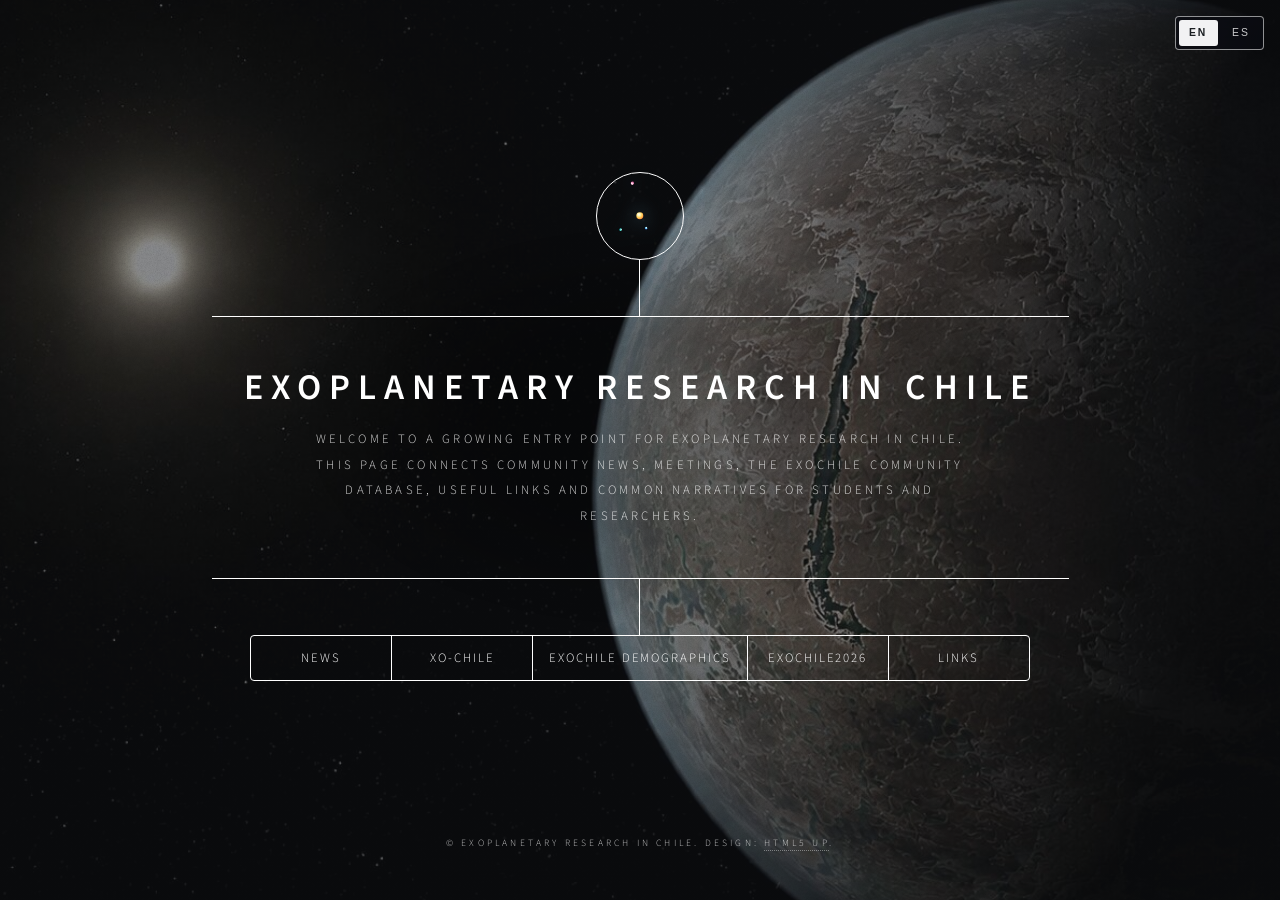
<file: index.html>
<!DOCTYPE HTML>
<!--
	Dimension by HTML5 UP
	html5up.net | @ajlkn
	Free for personal and commercial use under the CCA 3.0 license (html5up.net/license)
-->
<html>
	<head>
		<title data-i18n-title="pageTitle">Exoplanetary Research in Chile</title>
		<meta charset="utf-8" />
		<meta name="viewport" content="width=device-width, initial-scale=1, user-scalable=no" />
		<link rel="stylesheet" href="assets/css/main.css" />
		<noscript><link rel="stylesheet" href="assets/css/noscript.css" /></noscript>
	
		<style>
			/* Custom additions for the Exoplanets Chile landing page */
			.logo .planet-logo {
				display: flex;
				align-items: center;
				justify-content: center;
				width: 100%;
				height: 100%;
			}
			.logo .planet-logo svg {
				width: 2.35rem;
				height: 2.35rem;
				display: block;
				filter: drop-shadow(0 0 0.55rem rgba(129, 221, 255, 0.65));
			}

			.main-subtitle {
				max-width: 42rem;
				margin: 0.75rem auto 0 auto;
				font-size: 0.85rem;
				line-height: 1.8;
				letter-spacing: 0.08rem;
				text-transform: none;
				color: rgba(255,255,255,0.82);
			}
			.home-button {
				position: fixed;
				top: 1rem;
				left: 1rem;
				z-index: 10000;
				display: none;
				border-bottom: 0;
				border: solid 1px rgba(255,255,255,0.55);
				border-radius: 4px;
				padding: 0.45rem 0.75rem;
				background: rgba(10, 12, 18, 0.72);
				backdrop-filter: blur(8px);
				font-size: 0.75rem;
				letter-spacing: 0.14rem;
				text-transform: uppercase;
				line-height: 1;
			}
			.home-button:hover { background: rgba(255,255,255,0.10); }
			body.is-article-visible .home-button { display: inline-flex; align-items: center; gap: 0.35rem; }
			@media screen and (max-width: 736px) {
				.home-button { top: 0.65rem; left: 0.65rem; }
			}
			.language-toggle-home {
				position: fixed;
				top: 1rem;
				right: 1rem;
				z-index: 10001;
				display: inline-flex;
				gap: 0.25rem;
				padding: 0.18rem;
				border: solid 1px rgba(255,255,255,0.55);
				border-radius: 4px;
				background: rgba(10, 12, 18, 0.72);
				backdrop-filter: blur(8px);
			}
			.language-toggle-home button {
				border: 0;
				box-shadow: none;
				height: 1.65rem;
				line-height: 1.65rem;
				padding: 0 0.65rem;
				font-size: 0.65rem;
				letter-spacing: 0.12rem;
				background: transparent;
				color: rgba(255,255,255,0.78) !important;
				border-radius: 3px;
			}
			.language-toggle-home button.active {
				background: rgba(255,255,255,0.95);
				color: #1b1f22 !important;
				font-weight: 600;
			}
			@media screen and (max-width: 736px) {
				.language-toggle-home { top: 0.65rem; right: 0.65rem; }
				.language-toggle-home button { padding: 0 0.5rem; }
			}
			.news-item {
				border: solid 1px rgba(255,255,255,0.35);
				border-radius: 4px;
				padding: 1rem 1.15rem;
				margin: 0 0 1.5rem 0;
				background: rgba(255,255,255,0.055);
			}
			.news-item h3 {
				margin-bottom: 0.55rem;
			}
			.news-item p {
				margin-bottom: 0.85rem;
			}
			.news-item p:last-child {
				margin-bottom: 0;
			}


		</style>
	</head>
	<body class="is-preload">

		<a class="home-button" href="#" aria-label="Return to opening page" data-i18n="homeButton">← Home</a>

		<div class="language-toggle-home" aria-label="Language switcher">
			<button type="button" class="lang-btn-home active" data-lang="en">EN</button>
			<button type="button" class="lang-btn-home" data-lang="es">ES</button>
		</div>

		<!-- Wrapper -->
			<div id="wrapper">

				<!-- Header -->
					<header id="header">
						<div class="logo">
							<span class="planet-logo" aria-hidden="true">
								<svg viewBox="-85 -85 270 270" role="img" focusable="false">
									<defs>
										<radialGradient id="starGlow" cx="38%" cy="32%" r="70%">
											<stop offset="0%" stop-color="#ffffff"/>
											<stop offset="28%" stop-color="#fff6b8"/>
											<stop offset="62%" stop-color="#ffd15c"/>
											<stop offset="100%" stop-color="#ff8a3d"/>
										</radialGradient>
										<radialGradient id="planetBlue" cx="35%" cy="30%" r="70%">
											<stop offset="0%" stop-color="#ffffff"/>
											<stop offset="45%" stop-color="#7ee7ff"/>
											<stop offset="100%" stop-color="#3156d4"/>
										</radialGradient>
										<radialGradient id="planetTeal" cx="35%" cy="30%" r="70%">
											<stop offset="0%" stop-color="#ffffff"/>
											<stop offset="50%" stop-color="#4fd1c5"/>
											<stop offset="100%" stop-color="#0f6b73"/>
										</radialGradient>
										<radialGradient id="planetRose" cx="35%" cy="30%" r="70%">
											<stop offset="0%" stop-color="#ffffff"/>
											<stop offset="48%" stop-color="#ffb0d4"/>
											<stop offset="100%" stop-color="#b24a82"/>
										</radialGradient>
									</defs>

									<!-- Three orbital periods follow Kepler's third law approximately: P ∝ a^(3/2).
									     Orbital radii are increased by a further factor of 1.5: 60, 90, and 120 SVG units.
									     The animateTransform elements rotate each planet around the star at (50,50). -->
									<!-- <circle class="orbit-ring" cx="50" cy="50" r="60"/>
									<circle class="orbit-ring" cx="50" cy="50" r="90"/>
									<circle class="orbit-ring" cx="50" cy="50" r="180"/> -->

									<circle cx="50" cy="50" r="25" fill="url(#starGlow)"/>
									<!-- <circle cx="50" cy="50" r="30" fill="none" stroke="rgba(255,210,95,0.28)" stroke-width="7"/> -->

									<g class="orbiting-planet planet-inner">
										<animateTransform attributeName="transform" type="rotate" from="0 50 50" to="360 50 50" dur="5.9s" repeatCount="indefinite" />
										<circle cx="150" cy="50" r="9.2" fill="url(#planetBlue)"/>
									</g>
									<g class="orbiting-planet planet-middle">
										<animateTransform attributeName="transform" type="rotate" from="110 50 50" to="470 50 50" dur="10.8s" repeatCount="indefinite" />
										<circle cx="220" cy="50" r="10.2" fill="url(#planetTeal)"/>
									</g>
									<g class="orbiting-planet planet-outer">
										<animateTransform attributeName="transform" type="rotate" from="235 50 50" to="595 50 50" dur="16.7s" repeatCount="indefinite" />
										<circle cx="290" cy="50" r="12.0" fill="url(#planetRose)"/>
									</g>
								</svg>
							</span>
						</div>
						<div class="content">
							<div class="inner">
								<h1 data-i18n="mainTitle">Exoplanetary Research in Chile</h1>
								<p class="main-subtitle" data-i18n="mainSubtitle">Welcome to a growing entry point for exoplanetary research in Chile. This page connects community news, meetings, the ExoChile community database, useful links and common narratives for students and researchers.</p>
								<!--<p>A fully responsive site template designed by <a href="https://html5up.net">HTML5 UP</a> and released<br />
								for free under the <a href="https://html5up.net/license">Creative Commons</a> license.</p>-->
							</div>
						</div>
						<nav>
							<ul>
								<li><a href="#intro" data-i18n="navNews">News</a></li>
								<li><a id="xo-chile-link" href="xo-chile.html" data-i18n="navXOChile">XO-Chile</a></li>
								<li><a href="demographics.html" data-i18n="navDemographics">ExoChile Demographics</a></li>
								<li><a href="https://exochile2026.github.io/" data-i18n="navExoChile">ExoChile2026</a></li>
								<li><a href="#links" data-i18n="navLinks">Links</a></li>
								<!--<li><a href="#elements">Elements</a></li>-->
							</ul>
						</nav>
					</header>

				<!-- Main -->
					<div id="main">

						<!-- News -->
							<article id="intro">
								<h2 class="major" data-i18n="newsTitle">News</h2>

								<div class="news-item">
									<h3 data-i18n="sochiasNewsTitle">XXI SOCHIAS Annual Meeting 2026</h3>
									<p data-i18n="sochiasNewsText">The XXI SOCHIAS Annual Meeting will take place at Universidad Técnica Federico Santa María, Valparaíso Campus, from 26 to 30 October 2026.</p>
									<p><a href="https://sochias.cl/call-for-abstract-submission-xxi-sochias-annual-meeting/" class="button primary" data-i18n="sochiasAbstractLink">Submit an abstract</a></p>
								</div>

								<div class="news-item">
									<h3 data-i18n="exochileNewsTitle">ExoChile2026 meeting</h3>
									<p data-i18n="exochileNewsText">ExoChile2026 will take place at Universidad Católica de la Santísima Concepción, Concepción, from 27 to 29 April 2026.</p>
									<p><a href="https://exochile2026.github.io/" class="button primary" data-i18n="exochileNewsLink">Visit the meeting website</a></p>
								</div>

								<div class="news-item">
									<h3 data-i18n="bridgingNewsTitle">ESO workshop: Bridging Horizons</h3>
									<p data-i18n="bridgingNewsText">The ESO workshop “Bridging Horizons: Harnessing ESO’s Current Facilities for the Dawn of Exoplanet Population Studies” will take place from 2 to 6 November 2026, with a Santiago de Chile node. Abstract submission closes on 15 May 2026.</p>
									<p><a href="https://www.eso.org/sci/meetings/2026/BridgingHorizons/abstract-submission.html" class="button primary" data-i18n="bridgingNewsLink">Submit an abstract</a></p>
								</div>
							</article>

						<!-- Work -->
							<article id="work">
								<h2 class="major">Work</h2>
								<span class="image main"><img src="images/pic02.jpg" alt="" /></span>
								<p>Adipiscing magna sed dolor elit. Praesent eleifend dignissim arcu, at eleifend sapien imperdiet ac. Aliquam erat volutpat. Praesent urna nisi, fringila lorem et vehicula lacinia quam. Integer sollicitudin mauris nec lorem luctus ultrices.</p>
								<p>Nullam et orci eu lorem consequat tincidunt vivamus et sagittis libero. Mauris aliquet magna magna sed nunc rhoncus pharetra. Pellentesque condimentum sem. In efficitur ligula tate urna. Maecenas laoreet massa vel lacinia pellentesque lorem ipsum dolor. Nullam et orci eu lorem consequat tincidunt. Vivamus et sagittis libero. Mauris aliquet magna magna sed nunc rhoncus amet feugiat tempus.</p>
							</article>

						<!-- About -->
							<article id="about">
								<h2 class="major">About</h2>
								<span class="image main"><img src="images/pic03.jpg" alt="" /></span>
								<p>Lorem ipsum dolor sit amet, consectetur et adipiscing elit. Praesent eleifend dignissim arcu, at eleifend sapien imperdiet ac. Aliquam erat volutpat. Praesent urna nisi, fringila lorem et vehicula lacinia quam. Integer sollicitudin mauris nec lorem luctus ultrices. Aliquam libero et malesuada fames ac ante ipsum primis in faucibus. Cras viverra ligula sit amet ex mollis mattis lorem ipsum dolor sit amet.</p>
							</article>

						<!-- Links -->
							<article id="links">
								<h2 class="major" data-i18n="linksTitle">Links</h2>
								<p data-i18n="linksIntro">Useful entry points for the Chilean exoplanet community.</p>
								<ul class="actions stacked">
								        <li><a href="https://sochias.cl/" class="button primary" data-i18n="linkSOCHIAS">Sociedad Chilena de Astronomía (SOCHIAS)</a></li>
									<li><a href="https://www.eso.org/public/chile/" class="button primary" data-i18n="linkESO">ESO Chile</a></li>
									<li><a href="https://science.nasa.gov/exoplanets/" class="button primary" data-i18n="linkNASA">NASA Exoplanets</a></li>
									<li><a href="https://iauarchive.eso.org/public/themes/naming_exoplanets/" class="button primary" data-i18n="linkIAU">IAU Naming of Exoplanets</a></li>
									<li><a href="https://exochile2026.github.io/" class="button primary" data-i18n="linkExoChile">ExoChile2026 meeting</a></li>
									<li><a href="https://cata.cl/exoplanetas-y-astrobiologia/" class="button primary" data-i18n="linkCATA">CATA Exoplanets</a></li>
									<li><a href="https://milenioyems.cl/" class="button primary" data-i18n="linkYEMS">Milenio YEMS</a></li>
								</ul>
								<!-- <p>XO-Chile is a prototype searchable database for finding people, institutes, scientific interests, languages, and technical skills within the exoplanet community in Chile.</p> -->
							</article>

						<!-- Elements -->
							<article id="elements">
								<h2 class="major">Elements</h2>

								<section>
									<h3 class="major">Text</h3>
									<p>This is <b>bold</b> and this is <strong>strong</strong>. This is <i>italic</i> and this is <em>emphasized</em>.
									This is <sup>superscript</sup> text and this is <sub>subscript</sub> text.
									This is <u>underlined</u> and this is code: <code>for (;;) { ... }</code>. Finally, <a href="#">this is a link</a>.</p>
									<hr />
									<h2>Heading Level 2</h2>
									<h3>Heading Level 3</h3>
									<h4>Heading Level 4</h4>
									<h5>Heading Level 5</h5>
									<h6>Heading Level 6</h6>
									<hr />
									<h4>Blockquote</h4>
									<blockquote>Fringilla nisl. Donec accumsan interdum nisi, quis tincidunt felis sagittis eget tempus euismod. Vestibulum ante ipsum primis in faucibus vestibulum. Blandit adipiscing eu felis iaculis volutpat ac adipiscing accumsan faucibus. Vestibulum ante ipsum primis in faucibus lorem ipsum dolor sit amet nullam adipiscing eu felis.</blockquote>
									<h4>Preformatted</h4>
									<pre><code>i = 0;

while (!deck.isInOrder()) {
    print 'Iteration ' + i;
    deck.shuffle();
    i++;
}

print 'It took ' + i + ' iterations to sort the deck.';</code></pre>
								</section>

								<section>
									<h3 class="major">Lists</h3>

									<h4>Unordered</h4>
									<ul>
										<li>Dolor pulvinar etiam.</li>
										<li>Sagittis adipiscing.</li>
										<li>Felis enim feugiat.</li>
									</ul>

									<h4>Alternate</h4>
									<ul class="alt">
										<li>Dolor pulvinar etiam.</li>
										<li>Sagittis adipiscing.</li>
										<li>Felis enim feugiat.</li>
									</ul>

									<h4>Ordered</h4>
									<ol>
										<li>Dolor pulvinar etiam.</li>
										<li>Etiam vel felis viverra.</li>
										<li>Felis enim feugiat.</li>
										<li>Dolor pulvinar etiam.</li>
										<li>Etiam vel felis lorem.</li>
										<li>Felis enim et feugiat.</li>
									</ol>
									<h4>Icons</h4>
									<ul class="icons">
										<li><a href="#" class="icon brands fa-twitter"><span class="label">Twitter</span></a></li>
										<li><a href="#" class="icon brands fa-facebook-f"><span class="label">Facebook</span></a></li>
										<li><a href="#" class="icon brands fa-instagram"><span class="label">Instagram</span></a></li>
										<li><a href="#" class="icon brands fa-github"><span class="label">Github</span></a></li>
									</ul>

									<h4>Actions</h4>
									<ul class="actions">
										<li><a href="#" class="button primary">Default</a></li>
										<li><a href="#" class="button">Default</a></li>
									</ul>
									<ul class="actions stacked">
										<li><a href="#" class="button primary">Default</a></li>
										<li><a href="#" class="button">Default</a></li>
									</ul>
								</section>

								<section>
									<h3 class="major">Table</h3>
									<h4>Default</h4>
									<div class="table-wrapper">
										<table>
											<thead>
												<tr>
													<th>Name</th>
													<th>Description</th>
													<th>Price</th>
												</tr>
											</thead>
											<tbody>
												<tr>
													<td>Item One</td>
													<td>Ante turpis integer aliquet porttitor.</td>
													<td>29.99</td>
												</tr>
												<tr>
													<td>Item Two</td>
													<td>Vis ac commodo adipiscing arcu aliquet.</td>
													<td>19.99</td>
												</tr>
												<tr>
													<td>Item Three</td>
													<td> Morbi faucibus arcu accumsan lorem.</td>
													<td>29.99</td>
												</tr>
												<tr>
													<td>Item Four</td>
													<td>Vitae integer tempus condimentum.</td>
													<td>19.99</td>
												</tr>
												<tr>
													<td>Item Five</td>
													<td>Ante turpis integer aliquet porttitor.</td>
													<td>29.99</td>
												</tr>
											</tbody>
											<tfoot>
												<tr>
													<td colspan="2"></td>
													<td>100.00</td>
												</tr>
											</tfoot>
										</table>
									</div>

									<h4>Alternate</h4>
									<div class="table-wrapper">
										<table class="alt">
											<thead>
												<tr>
													<th>Name</th>
													<th>Description</th>
													<th>Price</th>
												</tr>
											</thead>
											<tbody>
												<tr>
													<td>Item One</td>
													<td>Ante turpis integer aliquet porttitor.</td>
													<td>29.99</td>
												</tr>
												<tr>
													<td>Item Two</td>
													<td>Vis ac commodo adipiscing arcu aliquet.</td>
													<td>19.99</td>
												</tr>
												<tr>
													<td>Item Three</td>
													<td> Morbi faucibus arcu accumsan lorem.</td>
													<td>29.99</td>
												</tr>
												<tr>
													<td>Item Four</td>
													<td>Vitae integer tempus condimentum.</td>
													<td>19.99</td>
												</tr>
												<tr>
													<td>Item Five</td>
													<td>Ante turpis integer aliquet porttitor.</td>
													<td>29.99</td>
												</tr>
											</tbody>
											<tfoot>
												<tr>
													<td colspan="2"></td>
													<td>100.00</td>
												</tr>
											</tfoot>
										</table>
									</div>
								</section>

								<section>
									<h3 class="major">Buttons</h3>
									<ul class="actions">
										<li><a href="#" class="button primary">Primary</a></li>
										<li><a href="#" class="button">Default</a></li>
									</ul>
									<ul class="actions">
										<li><a href="#" class="button">Default</a></li>
										<li><a href="#" class="button small">Small</a></li>
									</ul>
									<ul class="actions">
										<li><a href="#" class="button primary icon solid fa-download">Icon</a></li>
										<li><a href="#" class="button icon solid fa-download">Icon</a></li>
									</ul>
									<ul class="actions">
										<li><span class="button primary disabled">Disabled</span></li>
										<li><span class="button disabled">Disabled</span></li>
									</ul>
								</section>

								<section>
									<h3 class="major">Form</h3>
									<form method="post" action="#">
										<div class="fields">
											<div class="field half">
												<label for="demo-name">Name</label>
												<input type="text" name="demo-name" id="demo-name" value="" placeholder="Jane Doe" />
											</div>
											<div class="field half">
												<label for="demo-email">Email</label>
												<input type="email" name="demo-email" id="demo-email" value="" placeholder="jane@untitled.tld" />
											</div>
											<div class="field">
												<label for="demo-category">Category</label>
												<select name="demo-category" id="demo-category">
													<option value="">-</option>
													<option value="1">Manufacturing</option>
													<option value="1">Shipping</option>
													<option value="1">Administration</option>
													<option value="1">Human Resources</option>
												</select>
											</div>
											<div class="field half">
												<input type="radio" id="demo-priority-low" name="demo-priority" checked>
												<label for="demo-priority-low">Low</label>
											</div>
											<div class="field half">
												<input type="radio" id="demo-priority-high" name="demo-priority">
												<label for="demo-priority-high">High</label>
											</div>
											<div class="field half">
												<input type="checkbox" id="demo-copy" name="demo-copy">
												<label for="demo-copy">Email me a copy</label>
											</div>
											<div class="field half">
												<input type="checkbox" id="demo-human" name="demo-human" checked>
												<label for="demo-human">Not a robot</label>
											</div>
											<div class="field">
												<label for="demo-message">Message</label>
												<textarea name="demo-message" id="demo-message" placeholder="Enter your message" rows="6"></textarea>
											</div>
										</div>
										<ul class="actions">
											<li><input type="submit" value="Send Message" class="primary" /></li>
											<li><input type="reset" value="Reset" /></li>
										</ul>
									</form>
								</section>

							</article>

					</div>

				<!-- Footer -->
					<footer id="footer">
						<p class="copyright"><span data-i18n="footerText">&copy; Exoplanetary Research in Chile. Design:</span> <a href="https://html5up.net">HTML5 UP</a>.</p>
					</footer>

			</div>

		<!-- BG -->
			<div id="bg"></div>

		<!-- Scripts -->
			<script>
				const homeTranslations = {
					en: {
						pageTitle: "Exoplanetary Research in Chile",
						homeButton: "← Home",
						mainTitle: "Exoplanetary Research in Chile",
						mainSubtitle: "Welcome to a growing entry point for exoplanetary research in Chile. This page connects community news, meetings, the ExoChile community database, useful links and common narratives for students and researchers.",
						navNews: "News",
						navDemographics: "ExoChile Demographics",
						navExoChile: "ExoChile2026",
						navXOChile: "XO-Chile",
						navLinks: "Links",
						newsTitle: "News",
						sochiasNewsTitle: "XXI SOCHIAS Annual Meeting 2026",
						sochiasNewsText: "The XXI SOCHIAS Annual Meeting will take place at Universidad Técnica Federico Santa María, Valparaíso Campus, from 26 to 30 October 2026.",
						sochiasAbstractLink: "Submit an abstract",
						exochileNewsTitle: "ExoChile2026 meeting",
						exochileNewsText: "ExoChile2026 will take place at Universidad Católica de la Santísima Concepción, Concepción, from 27 to 29 April 2026.",
						exochileNewsLink: "Visit the meeting website",
						bridgingNewsTitle: "ESO workshop: Bridging Horizons",
						bridgingNewsText: "The ESO workshop “Bridging Horizons: Harnessing ESO’s Current Facilities for the Dawn of Exoplanet Population Studies” will take place from 2 to 6 November 2026, with a Santiago de Chile node. Abstract submission closes on 15 May 2026.",
						bridgingNewsLink: "Submit an abstract",
						linksTitle: "Links",
						linksIntro: "Useful entry points for the Chilean exoplanet community.",
						linkSOCHIAS: "Sociedad Chilena de Astronomía (SOCHIAS)",
						linkESO: "ESO Chile",
						linkNASA: "NASA Exoplanets",
						linkIAU: "IAU Naming of Exoplanets",
						linkExoChile: "ExoChile2026 meeting",
						footerText: "© Exoplanetary Research in Chile. Design:"
					},
					es: {
						pageTitle: "Investigación exoplanetaria en Chile",
						homeButton: "← Inicio",
						mainTitle: "Investigación exoplanetaria en Chile",
						mainSubtitle: "Bienvenidos a un punto de entrada en desarrollo para la investigación exoplanetaria en Chile. Esta página conecta noticias de la comunidad, reuniones, la base de datos comunitaria ExoChile, enlaces útiles y narrativas comunes para estudiantes e investigadores.",
						navNews: "Noticias",
						navDemographics: "Demografía ExoChile",
						navExoChile: "ExoChile2026",
						navXOChile: "XO-Chile",
						navLinks: "Enlaces",
						newsTitle: "Noticias",
						sochiasNewsTitle: "XXI Reunión Anual SOCHIAS 2026",
						sochiasNewsText: "La XXI Reunión Anual de SOCHIAS se realizará en la Universidad Técnica Federico Santa María, Campus Valparaíso, del 26 al 30 de octubre de 2026.",
						sochiasAbstractLink: "Enviar resumen",
						exochileNewsTitle: "Encuentro ExoChile2026",
						exochileNewsText: "ExoChile2026 se realizará en la Universidad Católica de la Santísima Concepción, Concepción, del 27 al 29 de abril de 2026.",
						exochileNewsLink: "Visitar el sitio del encuentro",
						bridgingNewsTitle: "Taller ESO: Bridging Horizons",
						bridgingNewsText: "El taller de ESO “Bridging Horizons: Harnessing ESO’s Current Facilities for the Dawn of Exoplanet Population Studies” se realizará del 2 al 6 de noviembre de 2026, con un nodo en Santiago de Chile. El envío de resúmenes cierra el 15 de mayo de 2026.",
						bridgingNewsLink: "Enviar resumen",
						linksTitle: "Enlaces",
						linksIntro: "Puntos de entrada útiles para la comunidad chilena de exoplanetas.",
						linkSOCHIAS: "Sociedad Chilena de Astronomía (SOCHIAS)",
						linkESO: "ESO Chile",
						linkNASA: "Exoplanetas NASA",
						linkIAU: "Nomenclatura de exoplanetas de la IAU",
						linkExoChile: "Encuentro ExoChile2026",
						footerText: "© Investigación exoplanetaria en Chile. Diseño:"
					}
				};

				function setHomeLanguage(lang) {
					const dictionary = homeTranslations[lang] || homeTranslations.en;
					document.documentElement.lang = lang;
					document.title = dictionary.pageTitle;
					document.querySelectorAll("[data-i18n]").forEach(function(element) {
						const key = element.getAttribute("data-i18n");
						if (dictionary[key]) element.textContent = dictionary[key];
					});
					document.querySelectorAll(".lang-btn-home").forEach(function(button) {
						button.classList.toggle("active", button.getAttribute("data-lang") === lang);
					});
					var xoChileLink = document.getElementById("xo-chile-link");
					if (xoChileLink) {
						xoChileLink.setAttribute("href", lang === "es" ? "xo-chile.html?lang=es" : "xo-chile.html?lang=en");
					}
					try { localStorage.setItem("exoChileLanguage", lang); } catch (error) {}
				}

				document.querySelectorAll(".lang-btn-home").forEach(function(button) {
					button.addEventListener("click", function() {
						setHomeLanguage(button.getAttribute("data-lang"));
					});
				});

				let savedLanguage = "en";
				try { savedLanguage = localStorage.getItem("exoChileLanguage") || "en"; } catch (error) {}
				setHomeLanguage(savedLanguage);
			</script>

			<script src="assets/js/jquery.min.js"></script>
			<script src="assets/js/browser.min.js"></script>
			<script src="assets/js/breakpoints.min.js"></script>
			<script src="assets/js/util.js"></script>
			<script src="assets/js/main.js"></script>

	</body>
</html>
</file>
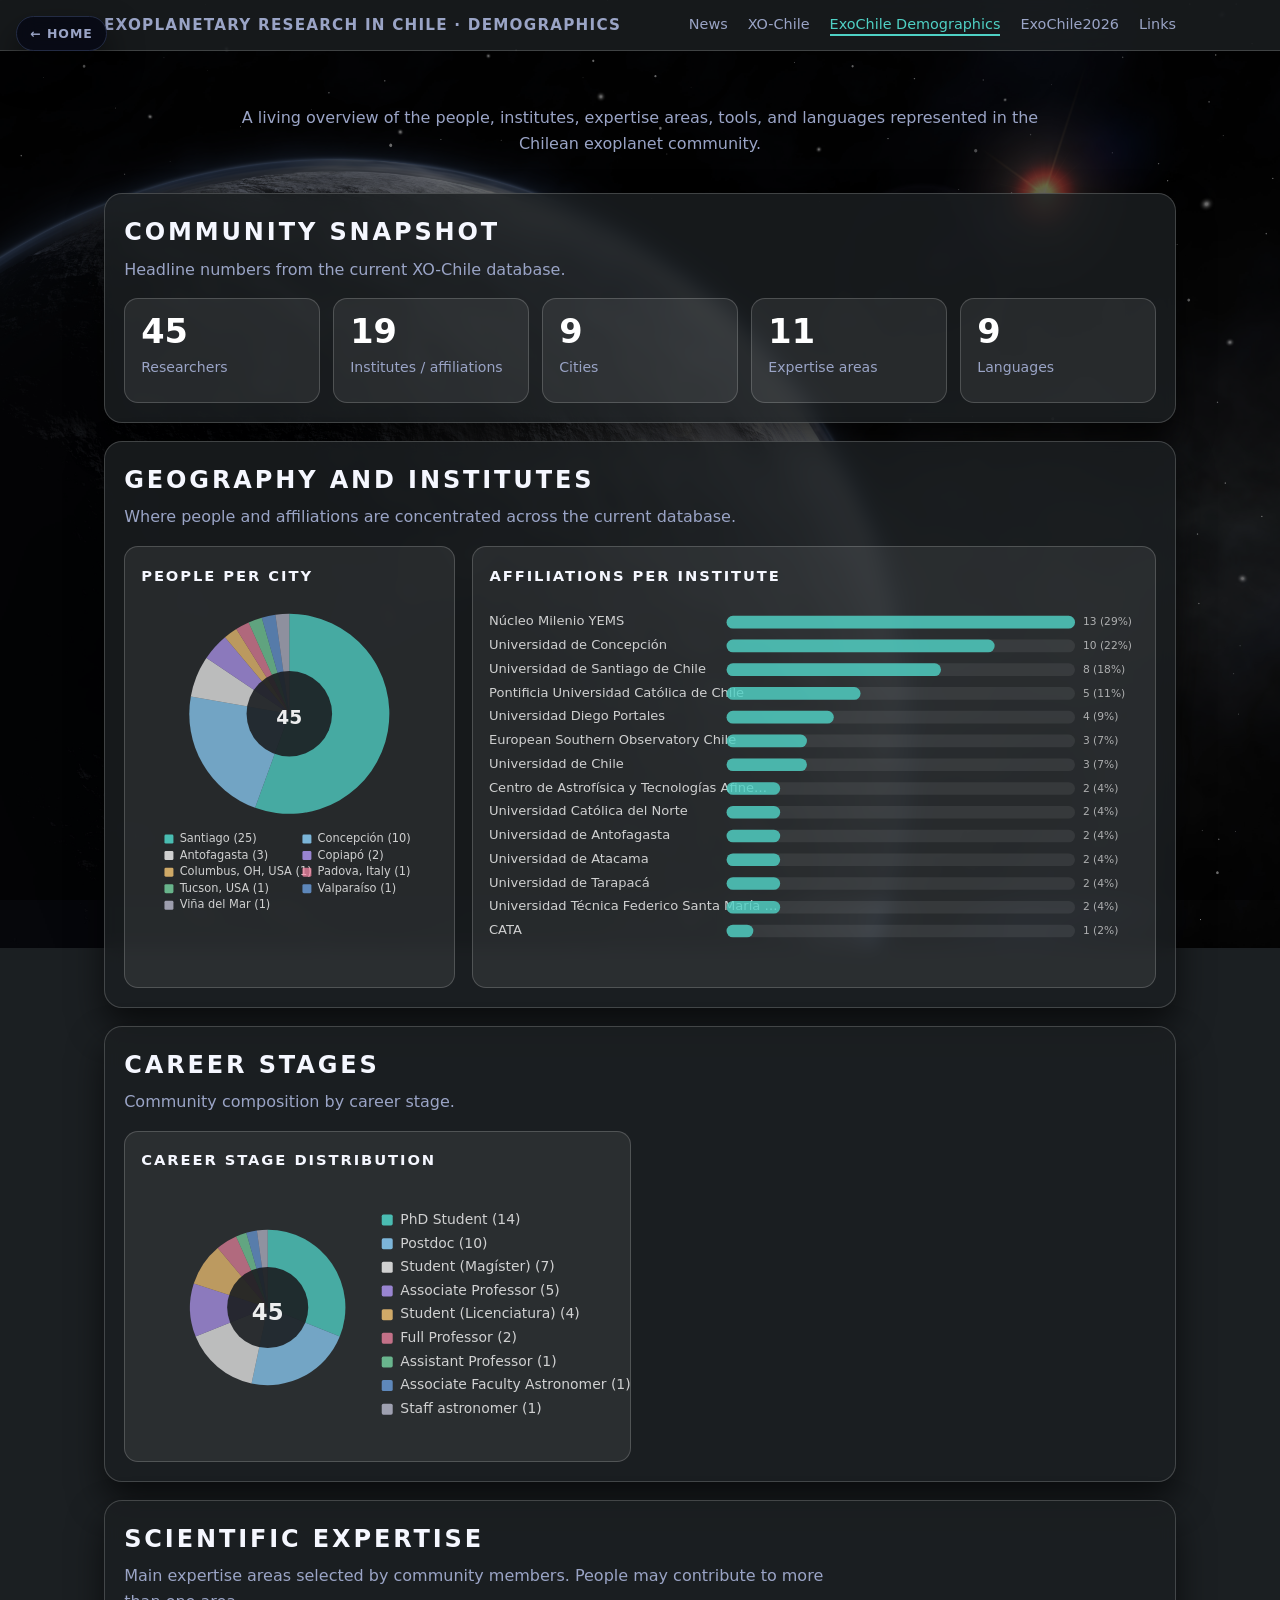
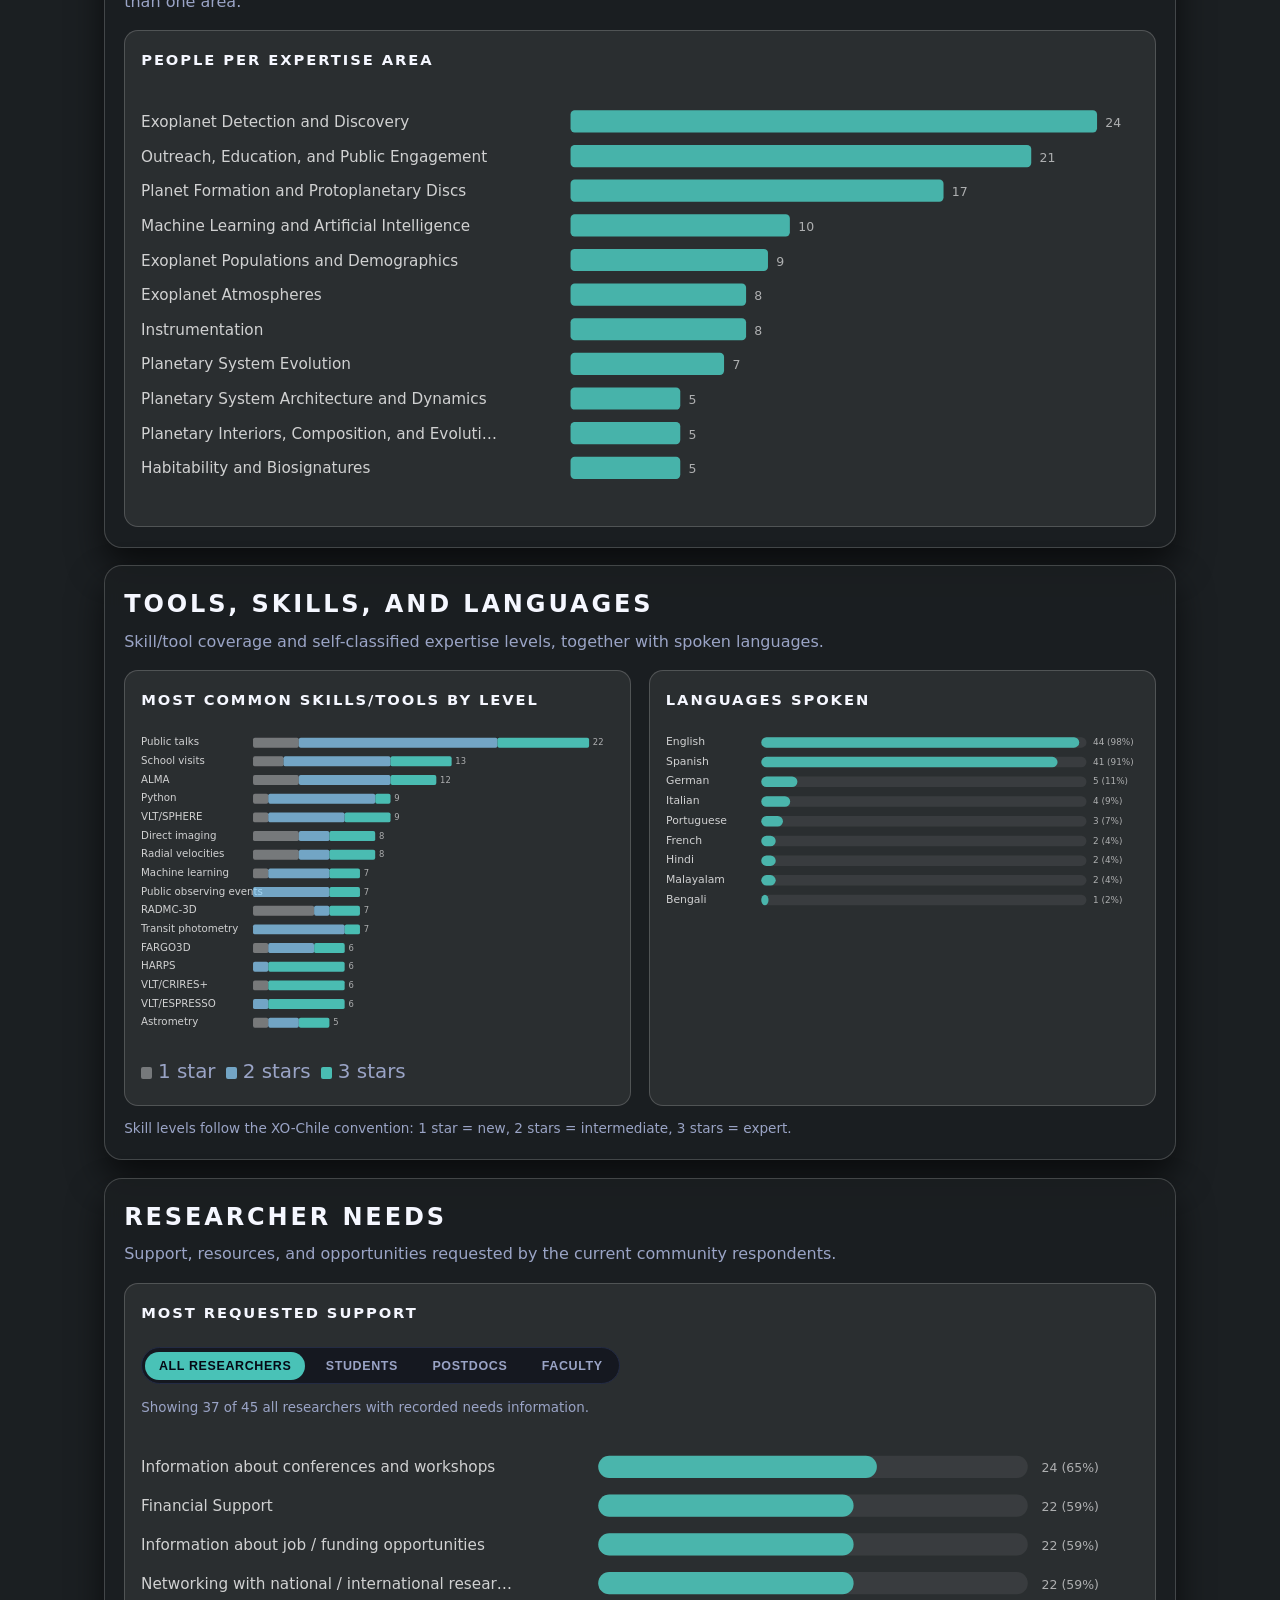
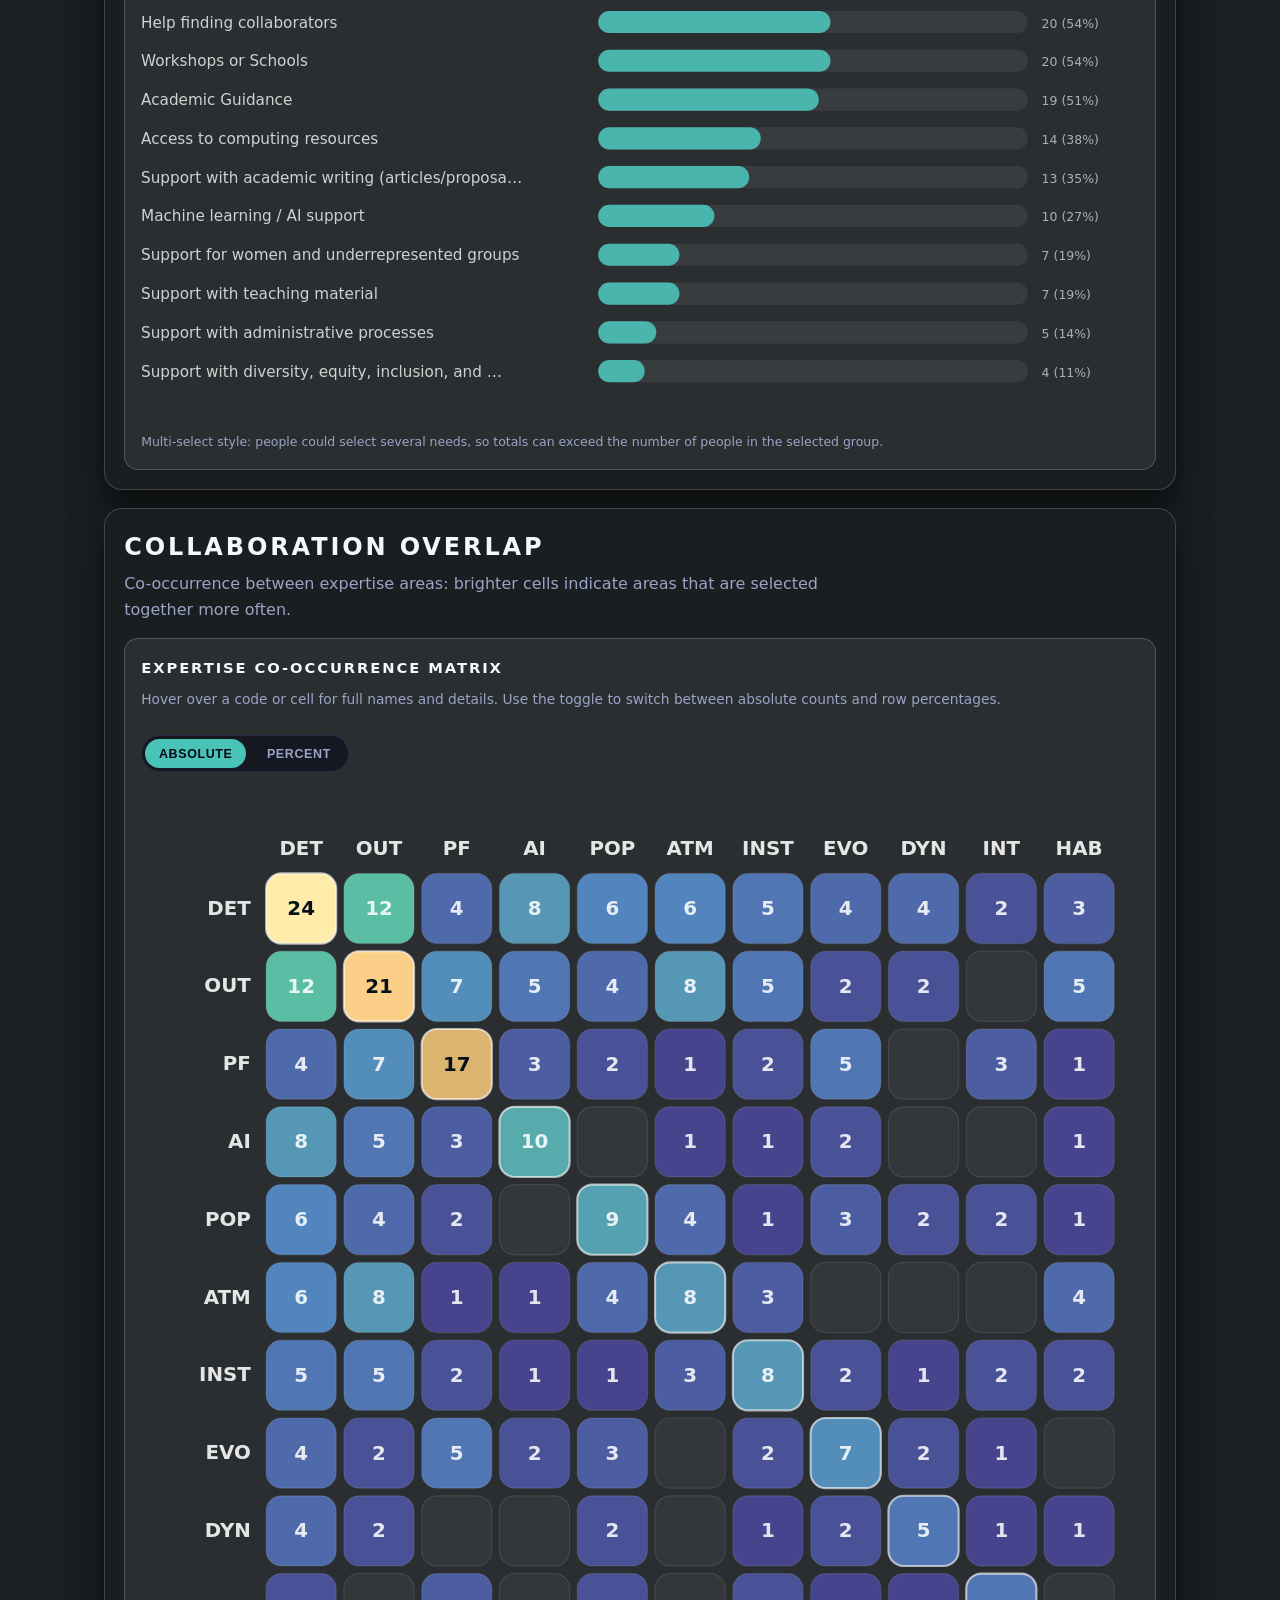
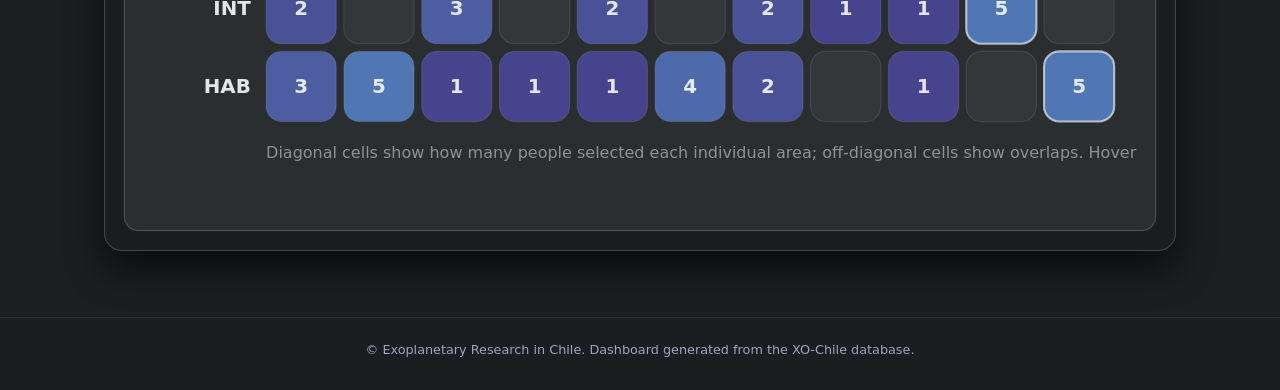
<file: demographics.html>
<!DOCTYPE html>
<html lang="en">
<head>
  <meta charset="UTF-8" />
  <title>ExoChile Demographics</title>
  <meta name="viewport" content="width=device-width, initial-scale=1" />
  <meta name="description" content="Demographic overview of the ExoChile community database." />
  <style>
    :root {
      --bg: #0b1020;
      --bg-alt: #141a2a;
      --accent: #4fd1c5;
      --accent-soft: rgba(79, 209, 197, 0.15);
      --text: #f5f7ff;
      --muted: #9aa4c6;
      --card-bg: #1a2135;
      --border-subtle: #232b44;
      --shadow-soft: 0 18px 35px rgba(0, 0, 0, 0.6);
      --radius-lg: 18px;
      --radius-pill: 999px;
      --transition: 0.25s ease;
      --font-sans: system-ui, -apple-system, BlinkMacSystemFont, "Segoe UI", sans-serif;

      /* Demographics dashboard aliases */
      --panel: rgba(27,31,34,.82);
      --panel-soft: rgba(255,255,255,.07);
      --line: rgba(255,255,255,.18);
      --shadow: var(--shadow-soft);
      --radius: var(--radius-lg);
      --font: var(--font-sans);
      --accent2: #8fd4ff;
    }
    * { box-sizing: border-box; margin: 0; padding: 0; }

    body {
      font-family: var(--font-sans);
      background: #1b1f22 url("images/eso0603a.jpg") center center / cover fixed no-repeat;
      color: var(--text);
      line-height: 1.6;
      min-height: 100vh;
      scroll-behavior: smooth;
    }
    body::before { content:""; position:fixed; inset:0; background:rgba(0,0,0,.58); z-index:-1; }

    a { color: var(--accent); text-decoration: none; border-bottom: 0; }
    a:hover { text-decoration: underline; }

    header {
      position: sticky; top: 0; z-index: 20;
      backdrop-filter: blur(18px);
      background: rgba(27,31,34,.82);
      border-bottom: 1px solid rgba(255,255,255,.18);
    }

    .nav-inner {
      max-width: 1120px; margin: 0 auto; padding: 0.8rem 1.5rem;
      display: flex; align-items: center; justify-content: space-between; gap: 1.5rem;
    }

    .logo { font-weight: 700; letter-spacing: 0.08em; font-size: 0.95rem; text-transform: uppercase; color: var(--muted); white-space: normal; }

    nav ul { list-style: none; display: flex; gap: 1.25rem; font-size: 0.9rem; align-items: center; margin: 0; padding: 0; }
    nav a { position: relative; padding: 0.25rem 0; color: var(--muted); font-weight: 500; border-bottom: 0; }
    nav a::after { content: ""; position: absolute; left: 0; bottom: 0; width: 0; height: 2px; background: var(--accent); transition: width var(--transition); }
    nav a:hover { color: var(--text); text-decoration: none; }
    nav a:hover::after, nav a.active::after { width: 100%; }
    nav a.active { color: var(--accent); }

    .nav-toggle {
      display: none; background: none; border: 1px solid var(--border-subtle); color: var(--muted);
      padding: 0.4rem 0.7rem; border-radius: var(--radius-pill); font-size: 0.8rem; cursor: pointer;
    }

    .site-home-button {
      position: fixed;
      top: 1rem;
      left: 1rem;
      z-index: 10000;
      display: inline-flex;
      align-items: center;
      gap: 0.35rem;
      border: 1px solid var(--border-subtle);
      border-radius: var(--radius-pill);
      padding: 0.42rem 0.82rem;
      background: rgba(5, 8, 20, 0.82);
      color: var(--muted);
      backdrop-filter: blur(10px);
      font-size: 0.78rem;
      font-weight: 700;
      text-transform: uppercase;
      letter-spacing: 0.08em;
      box-shadow: var(--shadow-soft);
    }
    .site-home-button:hover {
      color: var(--accent);
      border-color: var(--accent);
      text-decoration: none;
      background: rgba(6, 14, 36, 0.92);
    }

    @media (max-width: 720px) {
      nav ul { display: none; position: absolute; top: 54px; right: 1.5rem; flex-direction: column; background: #050814; padding: 0.75rem 1rem; border-radius: 14px; border: 1px solid var(--border-subtle); box-shadow: var(--shadow-soft); align-items: flex-start; }
      nav ul.open { display: flex; }
      .nav-toggle { display: inline-flex; align-items: center; gap: 0.25rem; }
      .site-home-button { top: 0.65rem; left: 0.65rem; padding: 0.36rem 0.68rem; font-size: 0.72rem; }
      .nav-inner { padding-left: 5.8rem; }
      .logo { font-size: 0; }
      .logo::after { content: "DEMOGRAPHICS"; font-size: 0.95rem; letter-spacing: 0.08em; }
    }
    .page-intro {
      max-width: 1120px;
      margin: 0 auto;
      padding: 2.4rem 1.5rem 1.2rem;
      text-align: center;
    }
    .kicker { text-transform: uppercase; letter-spacing: .22rem; color: var(--muted); font-size: .78rem; margin-bottom: .6rem; }
    h1, h2, h3 { text-transform: uppercase; letter-spacing: .18rem; margin: 0; font-weight: 600; }
    h1 { font-size: clamp(1.7rem, 4vw, 2.8rem); line-height: 1.15; }
    .subtitle { max-width: 820px; margin: 1rem auto 0; color: var(--muted); font-size: 1rem; }
    @media (max-width: 820px) {
      .nav-inner { align-items: flex-start; }
      .logo { white-space: normal; }
      nav ul {
        display: none;
        position: absolute;
        top: 56px;
        right: 1.3rem;
        flex-direction: column;
        align-items: flex-start;
        background: rgba(5, 8, 20, 0.96);
        padding: 0.85rem 1rem;
        border-radius: 14px;
        border: 1px solid var(--line);
        box-shadow: var(--shadow);
      }
      nav ul.open { display: flex; }
      .nav-toggle { display: inline-flex; align-items: center; gap: 0.25rem; }
    }
    main { max-width: 1120px; margin: 0 auto; padding: 0 1.5rem 3rem; }
    section { background: var(--panel); border: 1px solid var(--line); border-radius: var(--radius); padding: 1.2rem; margin: 1.1rem 0; box-shadow: var(--shadow); backdrop-filter: blur(8px); }
    .section-head { display:flex; justify-content:space-between; align-items:flex-end; gap:1rem; margin-bottom:1rem; }
    .section-head p { color: var(--muted); margin: .3rem 0 0; max-width: 740px; }
    .cards { display:grid; grid-template-columns: repeat(5, minmax(0,1fr)); gap:.85rem; }
    .stat { background: var(--panel-soft); border:1px solid var(--line); border-radius:14px; padding:1rem; min-height:105px; }
    .stat .num { font-size:2.1rem; line-height:1; font-weight:700; color:#fff; }
    .stat .label { color:var(--muted); margin-top:.45rem; font-size:.88rem; }
    .grid { display:grid; grid-template-columns: repeat(2, minmax(0,1fr)); gap:1.1rem; }
    .geo-grid { display:grid; grid-template-columns: minmax(260px, 0.75fr) minmax(420px, 1.55fr); gap:1.1rem; align-items:stretch; }
    .geo-grid .institute-card { min-width:0; }
    .grid.three { grid-template-columns: 1.2fr .8fr; }
    .chart-card { background: var(--panel-soft); border:1px solid var(--line); border-radius:14px; padding:1rem; min-height:330px; overflow:hidden; }
    .chart-title { font-weight:600; letter-spacing:.12rem; text-transform:uppercase; font-size:.92rem; margin-bottom:.8rem; }
    svg.chart { width:100%; height:auto; display:block; overflow:visible; }
    .axis, .tick { stroke: rgba(255,255,255,.35); stroke-width:1; }
    .bar { fill: rgba(79,209,197,.82); }
    .bar2 { fill: rgba(143,212,255,.72); }
    .bar3 { fill: rgba(255,255,255,.82); }
    .label, .axis-label { fill: rgba(255,255,255,.78); font-size: 11px; }
    .small-label { fill: rgba(255,255,255,.62); font-size: 9px; }
    .legend { display:flex; flex-wrap:wrap; gap:.65rem; margin-top:.65rem; color:var(--muted); font-size:.83rem; }
    .legend span::before { content:""; display:inline-block; width:.7rem; height:.7rem; border-radius:2px; margin-right:.35rem; vertical-align:-.05rem; background:var(--c); }
    .heatmap-wrap { overflow-x:auto; padding-bottom:.4rem; }
    .heatmap { min-width:760px; }
    .note { color:var(--muted); font-size:.85rem; margin-top:.8rem; }
    .chart-card-wide { grid-column: 1 / -1; }
    .matrix-help { color: var(--muted); font-size: .86rem; margin: -0.25rem 0 0.9rem; }
    .cooccurrence-card { min-height: 0; }
    .cooccurrence-heatmap { min-width: 860px; }
    .matrix-code { fill: rgba(255,255,255,.88); font-size: 12px; font-weight: 700; }
    .matrix-value { fill: #071018; font-size: 12px; font-weight: 800; text-anchor: middle; dominant-baseline: central; pointer-events: none; }
    .matrix-value.light { fill: rgba(255,255,255,.86); }
    .matrix-label { fill: rgba(255,255,255,.78); font-size: 11px; }
    .matrix-muted { fill: rgba(255,255,255,.48); font-size: 10px; }
    .matrix-code, .matrix-cell { cursor: pointer; }

    .custom-tooltip {
      position: fixed;
      z-index: 100000;
      pointer-events: none;
      opacity: 0;
      transform: translate(12px, 12px);
      max-width: 320px;
      padding: 0.55rem 0.7rem;
      border: 1px solid rgba(79,209,197,.75);
      border-radius: 10px;
      background: rgba(5, 8, 20, 0.96);
      color: #f5f7ff;
      box-shadow: 0 14px 28px rgba(0,0,0,.55);
      font-size: 0.82rem;
      line-height: 1.35;
      white-space: normal;
    }
    .custom-tooltip.visible { opacity: 1; }
    .custom-tooltip strong { color: var(--accent); font-weight: 700; }

    .toggle-group { display: inline-flex; flex-wrap: wrap; gap: .45rem; margin: .65rem 0 1rem; padding: .2rem; border: 1px solid var(--border-subtle); border-radius: var(--radius-pill); background: rgba(5,8,20,.55); }
    .toggle-btn { border: 0; border-radius: var(--radius-pill); background: transparent; color: var(--muted); cursor: pointer; font-size: .78rem; font-weight: 700; padding: .45rem .85rem; letter-spacing: .05em; text-transform: uppercase; }
    .toggle-btn.active { background: rgba(79,209,197,.92); color: #050814; }
    .needs-caption { color: var(--muted); font-size: .84rem; margin-top: -.2rem; margin-bottom: .6rem; }
    .compact-note { margin-top: .35rem; font-size: .78rem; }

    footer { border-top: 1px solid var(--border-subtle); padding: 1.4rem 1.5rem 1.8rem; font-size: 0.8rem; color: var(--muted); background: rgba(27,31,34,.82); text-align: center; }

    .city-card { min-height: 360px; }
    .city-card #city-chart { width: 100%; }
    .city-card svg.chart { width: 100%; max-width: 520px; margin: 0 auto; display: block; }
    @media (max-width: 950px) { .city-card { min-height: 430px; } .city-card svg.chart { max-width: 560px; } }
    @media (max-width: 950px) { .cards { grid-template-columns: repeat(2, minmax(0,1fr)); } .grid, .grid.three, .geo-grid { grid-template-columns:1fr; } }
    @media (max-width: 560px) { .page-intro { padding-top:1.6rem; } .cards { grid-template-columns:1fr; } section { padding:.9rem; } }
  
    /* Compact dashboard cards: reduce unused vertical space */
    .dashboard-section,
    .chart-section {
      margin-bottom: 1.15rem;
    }

    .chart-card,
    .dashboard-card,
    .stat-card {
      padding-top: 1.05rem;
      padding-bottom: 1.05rem;
    }

    .geo-institute-layout .chart-card,
    .geo-institute-layout .dashboard-card,
    .city-pie-card {
      min-height: 0 !important;
      align-self: start;
    }

    .geo-institute-layout {
      align-items: start !important;
    }

    .city-pie-card .donut-layout,
    .city-pie-card .pie-layout {
      margin-top: 0.35rem;
      margin-bottom: 0;
    }

    .city-pie-card .donut-legend,
    .city-pie-card .pie-legend,
    .city-pie-card .chart-legend {
      margin-bottom: 0;
    }

    .horizontal-bars,
    .coverage-bars,
    .bar-list {
      gap: 0.42rem;
    }

    .bar-row,
    .coverage-row {
      margin-bottom: 0.42rem;
    }

    .bar-row:last-child,
    .coverage-row:last-child {
      margin-bottom: 0;
    }

    .card-content,
    .chart-content {
      padding-bottom: 0;
    }

  
    /* Only the donut center total is emphasized; all other label sizes follow the restored baseline. */
    .center-number {
      font-size: 18px !important;
      font-weight: 800 !important;
      fill: rgba(255,255,255,.92) !important;
      text-anchor: middle;
      dominant-baseline: central;
    }

  
    /* 50% larger labels for selected diagrams */
    #city-chart .label,
    #city-chart .axis-label,
    #institute-chart .label,
    #institute-chart .axis-label,
    #career-chart .label,
    #career-chart .axis-label,
    #skills-chart .label,
    #skills-chart .axis-label,
    #language-chart .label,
    #language-chart .axis-label {
      font-size: 16.5px !important;
    }

    #city-chart .small-label,
    #institute-chart .small-label,
    #career-chart .small-label,
    #skills-chart .small-label,
    #language-chart .small-label {
      font-size: 13.5px !important;
    }

    #city-chart + .legend,
    #career-chart + .legend,
    #skills-chart + .legend,
    #language-chart + .legend,
    .city-card .legend,
    .institute-card .legend {
      font-size: 1.245rem !important;
    }

    #city-chart .center-number,
    #career-chart .center-number {
      font-size: 27px !important;
    }

  
    #city-chart svg text,
    #institute-chart svg text,
    #career-chart svg text,
    #skills-chart svg text,
    #language-chart svg text {
      font-size: 16.5px;
    }

    #city-chart svg text.center-number,
    #career-chart svg text.center-number {
      font-size: 27px !important;
    }

  
    /* ============================================================
       Improved responsive sizing & typography
       Charts truly adapt to mobile (smaller matrix cells, compact
       donut legends, shorter labels) rather than relying on
       horizontal scroll. JS detects viewport width and re-renders
       on resize.
       ============================================================ */

    /* Remove forced min-heights so cards hug their content
       (this kills the whitespace that appeared below charts on mobile). */
    .chart-card { min-height: 0; }
    .city-card { min-height: 0; }

    /* Co-occurrence matrix typography (desktop baseline) */
    .matrix-code { font-size: 13px; }
    .matrix-value { font-size: 13px; }
    .matrix-muted { font-size: 10.5px; }

    /* === Tablet / narrow (≤ 820px) === */
    @media (max-width: 820px) {
      .heatmap, .cooccurrence-heatmap { min-width: 0; }
    }

    /* === Mobile (≤ 700px): compact spacing and typography === */
    @media (max-width: 700px) {
      main { padding: 0 1rem 2rem; }
      section { padding: 0.95rem; margin: 0.85rem 0; }
      .chart-card { padding: 0.85rem; }

      h1 { font-size: 1.55rem; letter-spacing: 0.14rem; }
      h2 { font-size: 1rem; letter-spacing: 0.14rem; }

      .page-intro { padding: 1.5rem 1rem 0.5rem; }
      .subtitle { font-size: 0.92rem; line-height: 1.55; }
      .chart-title { font-size: 0.82rem; margin-bottom: 0.55rem; }
      .section-head { margin-bottom: 0.75rem; }
      .section-head p { font-size: 0.85rem; }

      .cards { gap: 0.55rem; }
      .stat { padding: 0.8rem 0.7rem; min-height: 78px; }
      .stat .num { font-size: 1.65rem; }
      .stat .label { font-size: 0.78rem; margin-top: 0.3rem; }

      /* The 16.5px-bumped fonts in the original CSS are too large once the SVGs
         scale down to fit mobile viewports — text overruns bars. Restore the
         baseline svg font size; the JS compact renderers use plenty of inner
         space so labels stay readable. */
      #city-chart svg text,
      #institute-chart svg text,
      #career-chart svg text,
      #skills-chart svg text,
      #language-chart svg text,
      #expertise-chart svg text,
      #needs-chart svg text {
        font-size: 13px;
      }
      #city-chart svg text.center-number,
      #career-chart svg text.center-number {
        font-size: 20px !important;
      }
      #city-chart .small-label,
      #institute-chart .small-label,
      #career-chart .small-label,
      #skills-chart .small-label,
      #language-chart .small-label,
      #expertise-chart .small-label,
      #needs-chart .small-label {
        font-size: 11px !important;
      }

      /* Bigger HTML legends (under donuts) */
      #city-chart + .legend,
      #career-chart + .legend,
      #skills-chart + .legend,
      #language-chart + .legend,
      .city-card .legend,
      .institute-card .legend {
        font-size: 0.85rem !important;
        gap: 0.4rem 0.7rem;
      }
      .legend { font-size: 0.82rem; gap: 0.5rem; }

      /* Compact toggle group */
      .toggle-btn { font-size: 0.72rem; padding: 0.4rem 0.7rem; letter-spacing: 0.03em; }
      .toggle-group { gap: 0.3rem; margin: 0.5rem 0 0.8rem; }

      /* Smaller helper text */
      .matrix-help { font-size: 0.8rem; }
      .note { font-size: 0.78rem; }
      .needs-caption { font-size: 0.8rem; }

      .matrix-code { font-size: 12px; }
      .matrix-value { font-size: 11px; }

      /* Tighter card padding */
      .chart-card,
      .dashboard-card,
      .stat-card {
        padding-top: 0.85rem;
        padding-bottom: 0.85rem;
      }
    }

    /* === Very small screens (≤ 460px) === */
    @media (max-width: 460px) {
      h1 { font-size: 1.35rem; }
      main { padding: 0 0.8rem 1.6rem; }
      section { padding: 0.8rem; }
      .chart-card { padding: 0.7rem; }

      .stat { padding: 0.7rem 0.6rem; min-height: 68px; }
      .stat .num { font-size: 1.45rem; }
      .stat .label { font-size: 0.72rem; }

      .cards { gap: 0.45rem; }

      .matrix-code { font-size: 11px; }
      .matrix-value { font-size: 10px; }
    }

  </style>
</head>
<body>
<div id="custom-tooltip" class="custom-tooltip" role="tooltip"></div>
<a class="site-home-button" href="index.html" aria-label="Return to opening page">← Home</a>
<header>
  <div class="nav-inner">
    <div class="logo">EXOPLANETARY RESEARCH IN CHILE · DEMOGRAPHICS</div>
    <button class="nav-toggle" aria-label="Toggle navigation" onclick="document.querySelector('nav ul').classList.toggle('open')">Menu ▾</button>
    <nav aria-label="Main links">
      <ul>
        <li><a href="index.html#intro">News</a></li>
        <li><a href="xo-chile.html">XO-Chile</a></li>
        <li><a class="active" href="demographics.html">ExoChile Demographics</a></li>
        <li><a href="https://exochile2026.github.io/">ExoChile2026</a></li>
        <li><a href="index.html#links">Links</a></li>
      </ul>
    </nav>
  </div>
</header>
<div class="page-intro compact">
  <p class="subtitle">A living overview of the people, institutes, expertise areas, tools, and languages represented in the Chilean exoplanet community.</p>
</div>
<main>
  <section>
    <div class="section-head"><div><h2>Community snapshot</h2><p>Headline numbers from the current XO-Chile database.</p></div></div>
    <div class="cards" id="summary-cards"></div>
  </section>
  <section>
    <div class="section-head"><div><h2>Geography and institutes</h2><p>Where people and affiliations are concentrated across the current database.</p></div></div>
    <div class="geo-grid">
      <div class="chart-card city-card"><div class="chart-title">People per city</div><div id="city-chart"></div></div>
      <div class="chart-card institute-card"><div class="chart-title">Affiliations per institute</div><div id="institute-chart"></div><p class="note compact-note"></p></div>
    </div>
  </section>
  <section>
    <div class="section-head"><div><h2>Career stages</h2><p>Community composition by career stage.</p></div></div>
    <div class="grid">
      <div class="chart-card"><div class="chart-title">Career stage distribution</div><div id="career-chart"></div></div>
    </div>
  </section>
  <section>
    <div class="section-head"><div><h2>Scientific expertise</h2><p>Main expertise areas selected by community members. People may contribute to more than one area.</p></div></div>
    <div class="grid">
      <div class="chart-card chart-card-wide"><div class="chart-title">People per expertise area</div><div id="expertise-chart"></div></div>
    </div>
  </section>
  <section>
    <div class="section-head"><div><h2>Tools, skills, and languages</h2><p>Skill/tool coverage and self-classified expertise levels, together with spoken languages.</p></div></div>
    <div class="grid">
      <div class="chart-card"><div class="chart-title">Most common skills/tools by level</div><div id="skills-chart"></div><div class="legend"><span style="--c:rgba(255,255,255,.36)">1 star</span><span style="--c:rgba(143,212,255,.72)">2 stars</span><span style="--c:rgba(79,209,197,.88)">3 stars</span></div></div>
      <div class="chart-card"><div class="chart-title">Languages spoken</div><div id="language-chart"></div><p class="note compact-note"></p></div>
    </div>
    <p class="note">Skill levels follow the XO-Chile convention: 1 star = new, 2 stars = intermediate, 3 stars = expert.</p>
  </section>
  <section>
    <div class="section-head"><div><h2>Researcher needs</h2><p>Support, resources, and opportunities requested by the current community respondents.</p></div></div>
    <div class="chart-card chart-card-wide">
      <div class="chart-title">Most requested support</div>
      <div class="toggle-group" role="group" aria-label="Select researcher group for needs chart">
        <button class="toggle-btn active" type="button" data-needs-group="all">All researchers</button>
        <button class="toggle-btn" type="button" data-needs-group="students">Students</button>
        <button class="toggle-btn" type="button" data-needs-group="postdocs">Postdocs</button>
        <button class="toggle-btn" type="button" data-needs-group="faculty">Faculty</button>
      </div>
      <p id="needs-caption" class="needs-caption"></p>
      <div id="needs-chart"></div>
      <p class="note compact-note">Multi-select style: people could select several needs, so totals can exceed the number of people in the selected group.</p>
    </div>
  </section>
  <section>
    <div class="section-head"><div><h2>Collaboration overlap</h2><p>Co-occurrence between expertise areas: brighter cells indicate areas that are selected together more often.</p></div></div>
    <div class="chart-card cooccurrence-card">
      <div class="chart-title">Expertise co-occurrence matrix</div>
      <p class="matrix-help">Hover over a code or cell for full names and details. Use the toggle to switch between absolute counts and row percentages.</p>
      <div class="toggle-group" role="group" aria-label="Select matrix display mode">
        <button class="toggle-btn active" type="button" data-matrix-mode="absolute">Absolute</button>
        <button class="toggle-btn" type="button" data-matrix-mode="percent">Percent</button>
      </div>
      <div class="heatmap-wrap"><div id="cooccurrence-heatmap" class="heatmap cooccurrence-heatmap"></div></div>
    </div>
  </section>
</main>
<footer>© Exoplanetary Research in Chile. Dashboard generated from the XO-Chile database.</footer>
<script>
const people = [{"name":"Sebastián Pérez","institute":"Universidad de Santiago de Chile","affiliations":["Universidad de Santiago de Chile","Núcleo Milenio YEMS"],"city":"Santiago","careerStage":"Associate Professor","focus":[{"category":"Outreach, Education, and Public Engagement","subcategory":"Public talks and science communication"},{"category":"Outreach, Education, and Public Engagement","subcategory":"School visits"},{"category":"Outreach, Education, and Public Engagement","subcategory":"Teacher training"},{"category":"Outreach, Education, and Public Engagement","subcategory":"Planetarium and museum activities"},{"category":"Outreach, Education, and Public Engagement","subcategory":"Educational resources"},{"category":"Outreach, Education, and Public Engagement","subcategory":"Diversity, equity, inclusion, and accessibility in astronomy"},{"category":"Planetary System Evolution","subcategory":"Debris discs"},{"category":"Machine Learning and Artificial Intelligence","subcategory":"Anomaly detection"},{"category":"Machine Learning and Artificial Intelligence","subcategory":"Machine-learning-assisted planet detection"},{"category":"Machine Learning and Artificial Intelligence","subcategory":"Simulation emulators"},{"category":"Machine Learning and Artificial Intelligence","subcategory":"Computer vision for imaging data"},{"category":"Planet Formation and Protoplanetary Discs","subcategory":"Radiative Transfer"},{"category":"Planet Formation and Protoplanetary Discs","subcategory":"Planet-Disc Interaction"},{"category":"Planet Formation and Protoplanetary Discs","subcategory":"FUor/EXor outbursts and planet formation"},{"category":"Planet Formation and Protoplanetary Discs","subcategory":"Hydrodynamics"},{"category":"Planet Formation and Protoplanetary Discs","subcategory":"Circumplanetary discs"},{"category":"Planet Formation and Protoplanetary Discs","subcategory":"Interferometry"},{"category":"Planet Formation and Protoplanetary Discs","subcategory":"NIR observations"}],"languages":["Spanish","English"],"skills":[{"name":"ALMA","level":3},{"name":"VLT/SPHERE","level":2},{"name":"VLT/ERIS","level":2},{"name":"VLT/ESPRESSO","level":3},{"name":"VLT/CRIRES+","level":3},{"name":"FARGO3D","level":3},{"name":"RADMC-3D","level":3},{"name":"CASA","level":2},{"name":"Machine learning","level":2},{"name":"Public talks","level":3}]},{"name":"Lenin Andrés Valeria Rivas","institute":"Universidad de Concepción","affiliations":["Universidad de Concepción","Núcleo Milenio YEMS"],"city":"Concepción","careerStage":"PhD Student","focus":[{"category":"Machine Learning and Artificial Intelligence","subcategory":"Machine-learning-assisted candidate detection"},{"category":"Machine Learning and Artificial Intelligence","subcategory":"Machine-learning-assisted planet detection"},{"category":"Exoplanet Detection and Discovery","subcategory":"Machine-learning-assisted candidate detection"}],"languages":["Spanish","English"],"skills":[{"name":"Machine learning","level":2},{"name":"Candidate classification","level":2},{"name":"Python","level":2},{"name":"Light curves","level":1}]},{"name":"Fernando Matías Castillo Morales","institute":"Universidad de Santiago de Chile","affiliations":["Universidad de Santiago de Chile","Núcleo Milenio YEMS"],"city":"Santiago","careerStage":"Student (Magíster)","focus":[{"category":"Planet Formation and Protoplanetary Discs","subcategory":"N-Body Simulations"},{"category":"Planet Formation and Protoplanetary Discs","subcategory":"Radiative Transfer"},{"category":"Planet Formation and Protoplanetary Discs","subcategory":"Circumplanetary discs"},{"category":"Planet Formation and Protoplanetary Discs","subcategory":"Planet-Disc Interaction"},{"category":"Planet Formation and Protoplanetary Discs","subcategory":"Hydrodynamics"},{"category":"Planet Formation and Protoplanetary Discs","subcategory":"Gravitational instability"},{"category":"Planetary System Evolution","subcategory":"Debris discs"}],"languages":["Spanish","English"],"skills":[{"name":"FARGO-ADSG","level":2},{"name":"CARTA","level":1},{"name":"RADMC-3D","level":1},{"name":"N-body simulations","level":2}]},{"name":"Philipp Weber","institute":"Universidad de Santiago de Chile","affiliations":["Universidad de Santiago de Chile","Núcleo Milenio YEMS"],"city":"Santiago","careerStage":"Postdoc","focus":[{"category":"Planet Formation and Protoplanetary Discs","subcategory":"Hydrodynamics"},{"category":"Planet Formation and Protoplanetary Discs","subcategory":"Interferometry"},{"category":"Planet Formation and Protoplanetary Discs","subcategory":"Planet-Disc Interaction"},{"category":"Planet Formation and Protoplanetary Discs","subcategory":"NIR observations"},{"category":"Planet Formation and Protoplanetary Discs","subcategory":"Circumplanetary discs"},{"category":"Planet Formation and Protoplanetary Discs","subcategory":"FUor/EXor outbursts and planet formation"},{"category":"Planet Formation and Protoplanetary Discs","subcategory":"Radiative Transfer"},{"category":"Planet Formation and Protoplanetary Discs","subcategory":"Gravitational instability"},{"category":"Planetary System Evolution","subcategory":"Planetary system evolution after disc dispersal"},{"category":"Planetary System Evolution","subcategory":"Debris discs"}],"languages":["Spanish","English","German"],"skills":[{"name":"FARGO3D","level":3},{"name":"RADMC-3D","level":3},{"name":"ALMA","level":2},{"name":"VLT/SPHERE","level":2},{"name":"CASA","level":2},{"name":"Python","level":3}]},{"name":"Gijs D. Mulders","institute":"Pontificia Universidad Católica de Chile","affiliations":["Pontificia Universidad Católica de Chile","CATA"],"city":"Santiago","careerStage":"Assistant Professor","focus":[{"category":"Planetary Interiors, Composition, and Evolution","subcategory":"Mass–radius relations"},{"category":"Planetary Interiors, Composition, and Evolution","subcategory":"Water worlds"},{"category":"Planetary Interiors, Composition, and Evolution","subcategory":"Sub-Neptune envelopes"},{"category":"Planetary Interiors, Composition, and Evolution","subcategory":"Atmospheric loss"},{"category":"Exoplanet Populations and Demographics","subcategory":"Occurrence rates"},{"category":"Exoplanet Populations and Demographics","subcategory":"Planet radius distribution"},{"category":"Exoplanet Populations and Demographics","subcategory":"Planet mass distribution"},{"category":"Exoplanet Populations and Demographics","subcategory":"Radius valley"},{"category":"Exoplanet Populations and Demographics","subcategory":"Super-Earths"},{"category":"Exoplanet Populations and Demographics","subcategory":"Sub-Neptunes"},{"category":"Exoplanet Populations and Demographics","subcategory":"Cold giant planets"},{"category":"Exoplanet Populations and Demographics","subcategory":"Dependence on stellar mass"},{"category":"Exoplanet Populations and Demographics","subcategory":"Dependence on stellar metallicity"},{"category":"Exoplanet Populations and Demographics","subcategory":"Population synthesis"},{"category":"Exoplanet Populations and Demographics","subcategory":"Demographic comparisons between surveys"},{"category":"Planet Formation and Protoplanetary Discs","subcategory":"Population synthesis of forming planets"},{"category":"Planet Formation and Protoplanetary Discs","subcategory":"Pebble accretion"},{"category":"Planet Formation and Protoplanetary Discs","subcategory":"N-Body Simulations"}],"languages":["Spanish","English"],"skills":[{"name":"Population synthesis","level":3},{"name":"N-body simulations","level":2},{"name":"Python","level":2},{"name":"ALMA","level":2}]},{"name":"Patricio Rojo","institute":"Universidad de Chile","affiliations":["Universidad de Chile"],"city":"Santiago","careerStage":"Associate Professor","focus":[{"category":"Outreach, Education, and Public Engagement","subcategory":"Public talks and science communication"},{"category":"Outreach, Education, and Public Engagement","subcategory":"School visits"},{"category":"Outreach, Education, and Public Engagement","subcategory":"Undergraduate teaching"},{"category":"Instrumentation","subcategory":"High-contrast imaging instruments"},{"category":"Instrumentation","subcategory":"Adaptive optics"},{"category":"Instrumentation","subcategory":"Ground-based surveys"},{"category":"Instrumentation","subcategory":"Pipeline development for instruments"},{"category":"Instrumentation","subcategory":"Observing strategy and performance forecasts"},{"category":"Habitability and Biosignatures","subcategory":"Climate stability"},{"category":"Habitability and Biosignatures","subcategory":"Atmospheric biosignatures"},{"category":"Habitability and Biosignatures","subcategory":"Solar System analogues"},{"category":"Exoplanet Atmospheres","subcategory":"Transmission spectroscopy"},{"category":"Exoplanet Atmospheres","subcategory":"Emission spectroscopy"},{"category":"Exoplanet Atmospheres","subcategory":"High-resolution spectroscopy"},{"category":"Exoplanet Atmospheres","subcategory":"Atmospheric retrievals"},{"category":"Exoplanet Atmospheres","subcategory":"Atmospheric chemistry"},{"category":"Exoplanet Atmospheres","subcategory":"Clouds and hazes"},{"category":"Exoplanet Atmospheres","subcategory":"Disequilibrium chemistry"},{"category":"Exoplanet Atmospheres","subcategory":"Atmospheric escape"},{"category":"Exoplanet Atmospheres","subcategory":"Phase curves"},{"category":"Exoplanet Atmospheres","subcategory":"Climate modelling"},{"category":"Exoplanet Atmospheres","subcategory":"3D general circulation models"},{"category":"Exoplanet Atmospheres","subcategory":"Stellar contamination in atmospheric spectra"}],"languages":["Spanish","English"],"skills":[{"name":"VLT/ESPRESSO","level":3},{"name":"VLT/CRIRES+","level":3},{"name":"HARPS","level":3},{"name":"VLT/SPHERE","level":2},{"name":"ALMA","level":2},{"name":"Atmospheric retrievals","level":3},{"name":"Public talks","level":3}]},{"name":"Sidharth Aroli-Veettil","institute":"Pontificia Universidad Católica de Chile","affiliations":["Pontificia Universidad Católica de Chile","Núcleo Milenio YEMS"],"city":"Santiago","careerStage":"PhD Student","focus":[{"category":"Planet Formation and Protoplanetary Discs","subcategory":"Chemical evolution of planet-forming material"},{"category":"Planet Formation and Protoplanetary Discs","subcategory":"Interferometry"}],"languages":["English","Hindi","Malayalam"],"skills":[{"name":"ALMA","level":3},{"name":"RADMC-3D","level":2},{"name":"Interferometry","level":2},{"name":"Python","level":2}]},{"name":"Marcelo Tala","institute":"The Ohio State University","affiliations":["The Ohio State University"],"city":"Columbus, OH, USA","careerStage":"Postdoc","focus":[{"category":"Exoplanet Detection and Discovery","subcategory":"Radial velocities"},{"category":"Exoplanet Detection and Discovery","subcategory":"Transit photometry"},{"category":"Exoplanet Detection and Discovery","subcategory":"Survey design and target selection"},{"category":"Exoplanet Detection and Discovery","subcategory":"False-positive vetting and validation"},{"category":"Instrumentation","subcategory":"Spectrograph development"},{"category":"Instrumentation","subcategory":"Ground-based surveys"},{"category":"Instrumentation","subcategory":"Telescope operations"},{"category":"Instrumentation","subcategory":"Instrument calibration"},{"category":"Instrumentation","subcategory":"Pipeline development for instruments"},{"category":"Instrumentation","subcategory":"Observing strategy and performance forecasts"},{"category":"Planetary Interiors, Composition, and Evolution","subcategory":"Mass–radius relations"}],"languages":["Spanish","English","German"],"skills":[{"name":"HARPS","level":3},{"name":"VLT/ESPRESSO","level":3},{"name":"Radial velocities","level":3},{"name":"Transit photometry","level":2}]},{"name":"Matthias R. Schreiber","institute":"Universidad Técnica Federico Santa María","affiliations":["Universidad Técnica Federico Santa María (Viña del Mar)"],"city":"Valparaíso","careerStage":"Full Professor","focus":[{"category":"Planetary System Evolution","subcategory":"White dwarf planetary systems"},{"category":"Planetary System Evolution","subcategory":"Debris discs around white dwarfs"},{"category":"Planetary System Evolution","subcategory":"White dwarf pollution / contamination"},{"category":"Planetary System Evolution","subcategory":"Tidal disruption of planetesimals"},{"category":"Planetary System Evolution","subcategory":"Post-main-sequence planetary system evolution"},{"category":"Planetary System Evolution","subcategory":"Debris discs"},{"category":"Planet Formation and Protoplanetary Discs","subcategory":"Pebble accretion"},{"category":"Planet Formation and Protoplanetary Discs","subcategory":"Migration and resonances"},{"category":"Planet Formation and Protoplanetary Discs","subcategory":"Hydrodynamics"},{"category":"Exoplanet Detection and Discovery","subcategory":"Direct imaging"},{"category":"Exoplanet Detection and Discovery","subcategory":"Astrometry"},{"category":"Exoplanet Detection and Discovery","subcategory":"Timing methods"},{"category":"Exoplanet Populations and Demographics","subcategory":"Dependence on stellar mass"},{"category":"Exoplanet Populations and Demographics","subcategory":"Dependence on stellar metallicity"},{"category":"Exoplanet Populations and Demographics","subcategory":"Population synthesis"},{"category":"Exoplanet Populations and Demographics","subcategory":"Demographic comparisons between surveys"}],"languages":["Spanish","English","German","French"],"skills":[{"name":"VLT/SPHERE","level":3},{"name":"Direct imaging","level":3},{"name":"Astrometry","level":3},{"name":"N-body simulations","level":3}]},{"name":"Alice Zurlo","institute":"Universidad Diego Portales","affiliations":["Universidad Diego Portales","Núcleo Milenio YEMS"],"city":"Santiago","careerStage":"Full Professor","focus":[{"category":"Exoplanet Detection and Discovery","subcategory":"Direct imaging"},{"category":"Instrumentation","subcategory":"High-contrast imaging instruments"},{"category":"Instrumentation","subcategory":"Adaptive optics"},{"category":"Instrumentation","subcategory":"Coronagraphy"},{"category":"Instrumentation","subcategory":"Space missions"},{"category":"Instrumentation","subcategory":"Pipeline development for instruments"},{"category":"Outreach, Education, and Public Engagement","subcategory":"Public talks and science communication"},{"category":"Outreach, Education, and Public Engagement","subcategory":"School visits"},{"category":"Outreach, Education, and Public Engagement","subcategory":"Planetarium and museum activities"},{"category":"Planet Formation and Protoplanetary Discs","subcategory":"Gravitational instability"},{"category":"Planet Formation and Protoplanetary Discs","subcategory":"FUor/EXor outbursts and planet formation"},{"category":"Planet Formation and Protoplanetary Discs","subcategory":"NIR observations"},{"category":"Planet Formation and Protoplanetary Discs","subcategory":"N-Body Simulations"},{"category":"Planet Formation and Protoplanetary Discs","subcategory":"Planet-Disc Interaction"},{"category":"Planet Formation and Protoplanetary Discs","subcategory":"Circumplanetary discs"},{"category":"Machine Learning and Artificial Intelligence","subcategory":"Deep Learning for planet detection"},{"category":"Planetary System Evolution","subcategory":"Dynamical stability"},{"category":"Planetary System Evolution","subcategory":"Long-term N-body simulations"}],"languages":["Spanish","English","French","Italian"],"skills":[{"name":"VLT/SPHERE","level":3},{"name":"VLT/ERIS","level":3},{"name":"Direct imaging","level":3},{"name":"ADI/PCA","level":3},{"name":"Python","level":2}]},{"name":"Daniela González Vargas","institute":"Universidad de Chile","affiliations":["Universidad de Chile"],"city":"Santiago","careerStage":"PhD Student","focus":[{"category":"Exoplanet Detection and Discovery","subcategory":"Radial velocities"},{"category":"Exoplanet Detection and Discovery","subcategory":"Astrometry"},{"category":"Exoplanet Detection and Discovery","subcategory":"False-positive vetting and validation"},{"category":"Exoplanet Detection and Discovery","subcategory":"Optical Interferometry"}],"languages":["Spanish","English"],"skills":[{"name":"VLTI/GRAVITY","level":1},{"name":"Pyaneti","level":2},{"name":"Octofitter","level":1},{"name":"Radial velocities","level":2}]},{"name":"Florian Rodler","institute":"European Southern Observatory Chile","affiliations":["European Southern Observatory Chile"],"city":"Santiago","careerStage":"Associate Faculty Astronomer","focus":[{"category":"Instrumentation","subcategory":"Spectrograph development"},{"category":"Instrumentation","subcategory":"Ground-based surveys"},{"category":"Instrumentation","subcategory":"Telescope operations"},{"category":"Instrumentation","subcategory":"Instrument calibration"},{"category":"Instrumentation","subcategory":"Observing strategy and performance forecasts"},{"category":"Exoplanet Detection and Discovery","subcategory":"Radial velocities"},{"category":"Outreach, Education, and Public Engagement","subcategory":"Public talks and science communication"},{"category":"Outreach, Education, and Public Engagement","subcategory":"Public observing events"},{"category":"Exoplanet Atmospheres","subcategory":"Emission spectroscopy"},{"category":"Exoplanet Atmospheres","subcategory":"High-resolution spectroscopy"}],"languages":["Spanish","English","German"],"skills":[{"name":"VLT/ESPRESSO","level":3},{"name":"VLT/CRIRES+","level":3},{"name":"HARPS","level":3},{"name":"High-resolution spectroscopy","level":3},{"name":"Public observing events","level":2}]},{"name":"Ilaria Giovannini","institute":"Universidad Diego Portales","affiliations":["Universidad Diego Portales","Núcleo Milenio YEMS","INAF (Italy)"],"city":"Padova, Italy","careerStage":"PhD Student","focus":[{"category":"Exoplanet Detection and Discovery","subcategory":"Radial velocities"},{"category":"Exoplanet Detection and Discovery","subcategory":"Transit photometry"},{"category":"Exoplanet Detection and Discovery","subcategory":"Direct imaging"},{"category":"Exoplanet Detection and Discovery","subcategory":"Transit timing variations"}],"languages":["Spanish","English","Italian"],"skills":[{"name":"pyorbit","level":2},{"name":"Radial velocities","level":2},{"name":"Transit photometry","level":2},{"name":"Direct imaging","level":1}]},{"name":"Felipe Ignacio Burgos Rubilar","institute":"Universidad de Concepción","affiliations":["Universidad de Concepción"],"city":"Concepción","careerStage":"PhD Student","focus":[{"category":"Machine Learning and Artificial Intelligence","subcategory":"Candidate classification"},{"category":"Machine Learning and Artificial Intelligence","subcategory":"Anomaly detection"},{"category":"Machine Learning and Artificial Intelligence","subcategory":"Machine-learning-assisted planet detection"},{"category":"Machine Learning and Artificial Intelligence","subcategory":"Time-domain alert brokers"},{"category":"Machine Learning and Artificial Intelligence","subcategory":"Large survey data mining"},{"category":"Machine Learning and Artificial Intelligence","subcategory":"Interpretable AI for astrophysics"},{"category":"Machine Learning and Artificial Intelligence","subcategory":"Deep Learning for planet detection"},{"category":"Exoplanet Detection and Discovery","subcategory":"Radial velocities"},{"category":"Exoplanet Detection and Discovery","subcategory":"Machine-learning-assisted candidate detection"}],"languages":["Spanish","English"],"skills":[{"name":"Machine learning","level":3},{"name":"Candidate classification","level":3},{"name":"Python","level":2},{"name":"Radial velocities","level":1}]},{"name":"Matias Jones","institute":"European Southern Observatory Chile","affiliations":["European Southern Observatory Chile"],"city":"Santiago","careerStage":"Staff astronomer","focus":[{"category":"Exoplanet Populations and Demographics","subcategory":"Occurrence rates"},{"category":"Exoplanet Populations and Demographics","subcategory":"Cold giant planets"},{"category":"Exoplanet Populations and Demographics","subcategory":"Dependence on stellar mass"},{"category":"Exoplanet Populations and Demographics","subcategory":"Dependence on stellar metallicity"},{"category":"Planetary System Evolution","subcategory":"Post-main-sequence planetary system evolution"},{"category":"Planetary System Architecture and Dynamics","subcategory":"Orbital dynamics"},{"category":"Planetary System Architecture and Dynamics","subcategory":"Dynamical stability"},{"category":"Exoplanet Detection and Discovery","subcategory":"Radial velocities"},{"category":"Exoplanet Detection and Discovery","subcategory":"Transit photometry"},{"category":"Exoplanet Detection and Discovery","subcategory":"Direct imaging"},{"category":"Exoplanet Detection and Discovery","subcategory":"Astrometry"},{"category":"Exoplanet Detection and Discovery","subcategory":"Transit timing variations"},{"category":"Planetary Interiors, Composition, and Evolution","subcategory":"Mass–radius relations"},{"category":"Planetary Interiors, Composition, and Evolution","subcategory":"Interior structure models"},{"category":"Instrumentation","subcategory":"High-contrast imaging instruments"},{"category":"Instrumentation","subcategory":"Adaptive optics"},{"category":"Instrumentation","subcategory":"Coronagraphy"},{"category":"Instrumentation","subcategory":"Spectrograph development"},{"category":"Instrumentation","subcategory":"Space missions"},{"category":"Instrumentation","subcategory":"Ground-based surveys"},{"category":"Instrumentation","subcategory":"Telescope operations"},{"category":"Instrumentation","subcategory":"Instrument calibration"},{"category":"Instrumentation","subcategory":"Pipeline development for instruments"},{"category":"Instrumentation","subcategory":"Observing strategy and performance forecasts"}],"languages":["Spanish","English"],"skills":[{"name":"VLT/SPHERE","level":3},{"name":"Radial velocities","level":3},{"name":"Direct imaging","level":3},{"name":"Astrometry","level":3},{"name":"High-resolution spectroscopy","level":2}]},{"name":"Jose Vines","institute":"Universidad Católica del Norte","affiliations":["Universidad Católica del Norte"],"city":"Santiago","careerStage":"Postdoc","focus":[{"category":"Exoplanet Detection and Discovery","subcategory":"Radial velocities"},{"category":"Exoplanet Detection and Discovery","subcategory":"Transit photometry"},{"category":"Exoplanet Detection and Discovery","subcategory":"Astrometry"},{"category":"Exoplanet Detection and Discovery","subcategory":"Machine-learning-assisted candidate detection"},{"category":"Machine Learning and Artificial Intelligence","subcategory":"Candidate classification"},{"category":"Machine Learning and Artificial Intelligence","subcategory":"Anomaly detection"},{"category":"Machine Learning and Artificial Intelligence","subcategory":"Machine-learning-assisted planet detection"},{"category":"Machine Learning and Artificial Intelligence","subcategory":"Bayesian inference and probabilistic ML"},{"category":"Machine Learning and Artificial Intelligence","subcategory":"Deep Learning for planet detection"}],"languages":["Spanish","English"],"skills":[{"name":"FEROS","level":3},{"name":"ARIADNE","level":3},{"name":"Isochrones","level":3},{"name":"CORALIE","level":2},{"name":"Machine learning","level":3},{"name":"Radial velocities","level":3}]},{"name":"Danyla Ignacia Santiago Carrasco","institute":"Universidad de Atacama","affiliations":["Universidad de Atacama"],"city":"Copiapó","careerStage":"PhD Student","focus":[{"category":"Outreach, Education, and Public Engagement","subcategory":"Public talks and science communication"},{"category":"Habitability and Biosignatures","subcategory":"Habitable zone theory"},{"category":"Habitability and Biosignatures","subcategory":"M-dwarf habitability"},{"category":"Habitability and Biosignatures","subcategory":"Solar System analogues"},{"category":"Planetary System Architecture and Dynamics","subcategory":"Orbital dynamics"},{"category":"Planetary System Architecture and Dynamics","subcategory":"Mean-motion resonances"},{"category":"Planetary System Architecture and Dynamics","subcategory":"Secular dynamics"},{"category":"Planetary System Architecture and Dynamics","subcategory":"Planet–planet scattering"},{"category":"Planetary System Architecture and Dynamics","subcategory":"Dynamical stability"},{"category":"Planetary System Architecture and Dynamics","subcategory":"Compact multi-planet systems"},{"category":"Planetary System Architecture and Dynamics","subcategory":"Eccentric and inclined systems"},{"category":"Planetary System Architecture and Dynamics","subcategory":"Planetary obliquity"},{"category":"Planetary System Architecture and Dynamics","subcategory":"Long-term N-body simulations"}],"languages":["Spanish","English"],"skills":[{"name":"REBOUND","level":2},{"name":"N-body simulations","level":2},{"name":"Public talks","level":2}]},{"name":"Carla Hernández Silva","institute":"Universidad de Santiago de Chile","affiliations":["Universidad de Santiago de Chile"],"city":"Santiago","careerStage":"Associate Professor","focus":[{"category":"Outreach, Education, and Public Engagement","subcategory":"Public talks and science communication"},{"category":"Outreach, Education, and Public Engagement","subcategory":"Teacher training"},{"category":"Outreach, Education, and Public Engagement","subcategory":"Educational resources"},{"category":"Outreach, Education, and Public Engagement","subcategory":"Undergraduate teaching"},{"category":"Outreach, Education, and Public Engagement","subcategory":"Public observing events"},{"category":"Outreach, Education, and Public Engagement","subcategory":"Diversity, equity, inclusion, and accessibility in astronomy"}],"languages":["Spanish"],"skills":[{"name":"Public talks","level":3},{"name":"Teacher training","level":3},{"name":"Educational resources","level":3},{"name":"Public observing events","level":3},{"name":"Data visualisation","level":2}]},{"name":"Vicente Salazar Ortega","institute":"Universidad de Concepción","affiliations":["Universidad de Concepción"],"city":"Concepción","careerStage":"Student (Licenciatura)","focus":[{"category":"Instrumentation","subcategory":"Telescope operations"},{"category":"Instrumentation","subcategory":"Instrument calibration"},{"category":"Outreach, Education, and Public Engagement","subcategory":"Public talks and science communication"},{"category":"Outreach, Education, and Public Engagement","subcategory":"Citizen science"},{"category":"Outreach, Education, and Public Engagement","subcategory":"Public observing events"}],"languages":["Spanish","English","German","Italian","Portuguese"],"skills":[{"name":"Telescope operations","level":1},{"name":"Instrument calibration","level":1},{"name":"Public observing events","level":2}]},{"name":"Jorge Luis Guzmán Lazo","institute":"Universidad de Santiago de Chile","affiliations":["Universidad de Santiago de Chile","Núcleo Milenio YEMS"],"city":"Santiago","careerStage":"Student (Licenciatura)","focus":[{"category":"Outreach, Education, and Public Engagement","subcategory":"Public talks and science communication"},{"category":"Outreach, Education, and Public Engagement","subcategory":"School visits"},{"category":"Outreach, Education, and Public Engagement","subcategory":"Planetarium and museum activities"},{"category":"Outreach, Education, and Public Engagement","subcategory":"Citizen science"},{"category":"Outreach, Education, and Public Engagement","subcategory":"Media communication"},{"category":"Outreach, Education, and Public Engagement","subcategory":"Social media and digital outreach"},{"category":"Outreach, Education, and Public Engagement","subcategory":"Educational resources"},{"category":"Outreach, Education, and Public Engagement","subcategory":"Public observing events"},{"category":"Outreach, Education, and Public Engagement","subcategory":"Diversity, equity, inclusion, and accessibility in astronomy"},{"category":"Planet Formation and Protoplanetary Discs","subcategory":"Radiative Transfer"},{"category":"Planet Formation and Protoplanetary Discs","subcategory":"Hydrodynamics"},{"category":"Planet Formation and Protoplanetary Discs","subcategory":"Planet-Disc Interaction"},{"category":"Planet Formation and Protoplanetary Discs","subcategory":"Circumplanetary discs"},{"category":"Planet Formation and Protoplanetary Discs","subcategory":"Interferometry"},{"category":"Planet Formation and Protoplanetary Discs","subcategory":"NIR observations"},{"category":"Planet Formation and Protoplanetary Discs","subcategory":"N-Body Simulations"},{"category":"Exoplanet Detection and Discovery","subcategory":"Radial velocities"},{"category":"Exoplanet Detection and Discovery","subcategory":"Transit photometry"},{"category":"Exoplanet Detection and Discovery","subcategory":"Direct imaging"},{"category":"Exoplanet Detection and Discovery","subcategory":"Transit timing variations"},{"category":"Exoplanet Detection and Discovery","subcategory":"Machine-learning-assisted candidate detection"},{"category":"Exoplanet Detection and Discovery","subcategory":"Survey design and target selection"},{"category":"Machine Learning and Artificial Intelligence","subcategory":"Candidate classification"},{"category":"Machine Learning and Artificial Intelligence","subcategory":"Anomaly detection"},{"category":"Machine Learning and Artificial Intelligence","subcategory":"Machine-learning-assisted planet detection"},{"category":"Machine Learning and Artificial Intelligence","subcategory":"Simulation emulators"},{"category":"Machine Learning and Artificial Intelligence","subcategory":"Bayesian inference and probabilistic ML"},{"category":"Machine Learning and Artificial Intelligence","subcategory":"Computer vision for imaging data"},{"category":"Machine Learning and Artificial Intelligence","subcategory":"Large survey data mining"},{"category":"Machine Learning and Artificial Intelligence","subcategory":"Interpretable AI for astrophysics"},{"category":"Machine Learning and Artificial Intelligence","subcategory":"Deep Learning for planet detection"}],"languages":["Spanish","English"],"skills":[{"name":"Machine learning","level":2},{"name":"RADMC-3D","level":1},{"name":"Python","level":2},{"name":"Public talks","level":2}]},{"name":"Bhavya Ambalapatta Kannancheri","institute":"Pontificia Universidad Católica de Chile","affiliations":["Pontificia Universidad Católica de Chile"],"city":"Santiago","careerStage":"PhD Student","focus":[{"category":"Exoplanet Populations and Demographics","subcategory":"Occurrence rates"},{"category":"Exoplanet Populations and Demographics","subcategory":"Planet radius distribution"},{"category":"Exoplanet Populations and Demographics","subcategory":"Planet mass distribution"},{"category":"Exoplanet Populations and Demographics","subcategory":"Demographic comparisons between surveys"},{"category":"Exoplanet Populations and Demographics","subcategory":"Hot Neptunes"}],"languages":["English","Malayalam"],"skills":[{"name":"Demographics","level":2},{"name":"Population statistics","level":2},{"name":"Python","level":2}]},{"name":"Neda Hejazi","institute":"Universidad de Tarapacá","affiliations":["Universidad de Tarapacá"],"city":"Santiago","careerStage":"Postdoc","focus":[{"category":"Planet Formation and Protoplanetary Discs","subcategory":"Star-planet chemical connections"},{"category":"Planetary Interiors, Composition, and Evolution","subcategory":"Mass–radius relations"},{"category":"Planetary Interiors, Composition, and Evolution","subcategory":"Interior structure models"},{"category":"Planetary Interiors, Composition, and Evolution","subcategory":"Core composition"},{"category":"Planetary Interiors, Composition, and Evolution","subcategory":"Super-Earth interiors"}],"languages":["Spanish","English"],"skills":[{"name":"ARCES/APO","level":1},{"name":"iSHELL/IRTF","level":1},{"name":"Mass-radius modelling","level":3}]},{"name":"Camilo González Ruilova","institute":"Universidad de Santiago de Chile","affiliations":["Universidad de Santiago de Chile","Núcleo Milenio YEMS"],"city":"Santiago","careerStage":"Postdoc","focus":[{"category":"Outreach, Education, and Public Engagement","subcategory":"Public talks and science communication"},{"category":"Outreach, Education, and Public Engagement","subcategory":"School visits"},{"category":"Outreach, Education, and Public Engagement","subcategory":"Teacher training"},{"category":"Outreach, Education, and Public Engagement","subcategory":"Educational resources"},{"category":"Outreach, Education, and Public Engagement","subcategory":"Undergraduate teaching"},{"category":"Outreach, Education, and Public Engagement","subcategory":"Diversity, equity, inclusion, and accessibility in astronomy"},{"category":"Planet Formation and Protoplanetary Discs","subcategory":"Interferometry"},{"category":"Planet Formation and Protoplanetary Discs","subcategory":"Circumplanetary discs"},{"category":"Planet Formation and Protoplanetary Discs","subcategory":"Protoplanetary disc evolution"}],"languages":["Spanish","English"],"skills":[{"name":"ALMA","level":3},{"name":"Interferometry","level":3},{"name":"CASA","level":2},{"name":"Public talks","level":2}]},{"name":"Grace Angela Batalla Falcon","institute":"Universidad Diego Portales","affiliations":["Universidad Diego Portales"],"city":"Santiago","careerStage":"Postdoc","focus":[{"category":"Planetary Interiors, Composition, and Evolution","subcategory":"Core composition"},{"category":"Planet Formation and Protoplanetary Discs","subcategory":"Dust evolution and coagulation"},{"category":"Planet Formation and Protoplanetary Discs","subcategory":"Chemical evolution of planet-forming material"},{"category":"Planet Formation and Protoplanetary Discs","subcategory":"FUor/EXor outbursts and planet formation"},{"category":"Planet Formation and Protoplanetary Discs","subcategory":"MIR observations"},{"category":"Planet Formation and Protoplanetary Discs","subcategory":"MIR measurements of dust"}],"languages":["Spanish","English","Portuguese"],"skills":[{"name":"Infrared laboratory measurements","level":3},{"name":"Dust evolution","level":2},{"name":"MIR observations","level":2},{"name":"Core composition","level":1}]},{"name":"Lucas Gonzalez-Rivas","institute":"Universidad de Concepción","affiliations":["Universidad de Concepción"],"city":"Concepción","careerStage":"Student (Magíster)","focus":[{"category":"Planet Formation and Protoplanetary Discs","subcategory":"N-Body Simulations"},{"category":"Planet Formation and Protoplanetary Discs","subcategory":"Migration and resonances"},{"category":"Planet Formation and Protoplanetary Discs","subcategory":"Hydrodynamics"},{"category":"Planet Formation and Protoplanetary Discs","subcategory":"Circumplanetary discs"},{"category":"Planet Formation and Protoplanetary Discs","subcategory":"Analytical calculations"},{"category":"Planet Formation and Protoplanetary Discs","subcategory":"Planet-Disc Interaction"}],"languages":["Spanish","English"],"skills":[{"name":"Public talks","level":2},{"name":"School visits","level":3},{"name":"Teacher training","level":2},{"name":"FARGO3D","level":2},{"name":"PHANTOM","level":2},{"name":"REBOUND","level":2}],"needs":["Academic Guidance","Financial Support","Help finding collaborators","Workshops or Schools","Networking with national / international researchers","Information about conferences and workshops","Information about job / funding opportunities"]},{"name":"Alejandra Fernández Molina","institute":"Universidad de Concepción","affiliations":["Universidad de Concepción","Núcleo Milenio YEMS"],"city":"Concepción","careerStage":"PhD Student","focus":[{"category":"Machine Learning and Artificial Intelligence","subcategory":"Machine-learning-assisted planet detection"},{"category":"Machine Learning and Artificial Intelligence","subcategory":"Computer vision for imaging data"},{"category":"Machine Learning and Artificial Intelligence","subcategory":"Deep Learning for planet detection"},{"category":"Exoplanet Detection and Discovery","subcategory":"Direct imaging"},{"category":"Exoplanet Detection and Discovery","subcategory":"Machine-learning-assisted candidate detection"}],"languages":["Spanish","English"],"skills":[{"name":"Public talks","level":1},{"name":"Data visualisation","level":1},{"name":"Machine learning","level":2},{"name":"Computer vision","level":2},{"name":"Deep Learning for planet detection","level":2},{"name":"Direct imaging","level":1}],"needs":["Machine learning / AI support","Access to computing resources","Information about conferences and workshops","Information about job / funding opportunities","Support with teaching material"]},{"name":"Simone González Vidal","institute":"Universidad de Concepción","affiliations":["Universidad de Concepción","Independent"],"city":"Concepción","careerStage":"Student (Magíster)","focus":[{"category":"Outreach, Education, and Public Engagement","subcategory":"Public talks and science communication"},{"category":"Outreach, Education, and Public Engagement","subcategory":"School visits"},{"category":"Outreach, Education, and Public Engagement","subcategory":"Educational resources"},{"category":"Outreach, Education, and Public Engagement","subcategory":"Undergraduate teaching"},{"category":"Outreach, Education, and Public Engagement","subcategory":"Diversity, equity, inclusion, and accessibility in astronomy"},{"category":"Habitability and Biosignatures","subcategory":"Habitable zone theory"},{"category":"Habitability and Biosignatures","subcategory":"Climate stability"},{"category":"Habitability and Biosignatures","subcategory":"Ocean worlds"},{"category":"Habitability and Biosignatures","subcategory":"Atmospheric biosignatures"},{"category":"Habitability and Biosignatures","subcategory":"Solar System analogues"},{"category":"Exoplanet Atmospheres","subcategory":"Emission spectroscopy"},{"category":"Exoplanet Atmospheres","subcategory":"Atmospheric retrievals"},{"category":"Exoplanet Atmospheres","subcategory":"Atmospheric chemistry"},{"category":"Exoplanet Atmospheres","subcategory":"Clouds and hazes"},{"category":"Exoplanet Atmospheres","subcategory":"Climate modelling"},{"category":"Exoplanet Atmospheres","subcategory":"3D general circulation models"},{"category":"Machine Learning and Artificial Intelligence","subcategory":"Neural networks for spectra"},{"category":"Machine Learning and Artificial Intelligence","subcategory":"Interpretable AI for astrophysics"},{"category":"Exoplanet Detection and Discovery","subcategory":"Direct imaging"}],"languages":["Spanish","English"],"skills":[{"name":"Public talks","level":2},{"name":"School visits","level":1},{"name":"Educational resources","level":2},{"name":"Diversity, equity, inclusion, and accessibility","level":2},{"name":"Direct imaging","level":1},{"name":"Atmospheric retrievals","level":2},{"name":"Climate modelling","level":2},{"name":"Planetary Spectrum Generator","level":2}],"needs":["Academic Guidance","Financial Support","Help finding collaborators","Support with academic writing (articles/proposals/grant applications)","Machine learning / AI support","Access to computing resources","Workshops or Schools","Networking with national / international researchers","Information about conferences and workshops","Information about job / funding opportunities","Support with teaching material","Support for women and underrepresented groups","Support with administrative processes"]},{"name":"Sebastián Elias Cabrera Astudillo","institute":"Universidad Católica del Norte","affiliations":["Universidad Católica del Norte"],"city":"Antofagasta","careerStage":"Student (Magíster)","focus":[{"category":"Exoplanet Detection and Discovery","subcategory":"Radial velocities"},{"category":"Exoplanet Detection and Discovery","subcategory":"Transit photometry"},{"category":"Exoplanet Detection and Discovery","subcategory":"Machine-learning-assisted candidate detection"},{"category":"Exoplanet Detection and Discovery","subcategory":"False-positive vetting and validation"},{"category":"Machine Learning and Artificial Intelligence","subcategory":"Candidate classification"},{"category":"Outreach, Education, and Public Engagement","subcategory":"Public observing events"},{"category":"Outreach, Education, and Public Engagement","subcategory":"Diversity, equity, inclusion, and accessibility in astronomy"},{"category":"Outreach, Education, and Public Engagement","subcategory":"Tour guide on Paranal"}],"languages":["Spanish","English"],"skills":[{"name":"Public observing events","level":2},{"name":"Radial velocities","level":1},{"name":"Transit photometry","level":2},{"name":"Machine learning","level":1},{"name":"Candidate classification","level":2},{"name":"Python","level":1}],"needs":["Academic Guidance","Financial Support","Help finding collaborators","Machine learning / AI support","Access to computing resources","Workshops or Schools","Networking with national / international researchers","Information about conferences and workshops","Information about job / funding opportunities"]},{"name":"Erick Franco Montoya Calderón","institute":"Universidad de Santiago de Chile","affiliations":["Universidad de Santiago de Chile","European Southern Observatory Chile","Núcleo Milenio YEMS"],"city":"Santiago","careerStage":"PhD Student","focus":[{"category":"Planet Formation and Protoplanetary Discs","subcategory":"Analytical calculations"},{"category":"Planet Formation and Protoplanetary Discs","subcategory":"Gravitational instability"},{"category":"Planet Formation and Protoplanetary Discs","subcategory":"Hydrodynamics"},{"category":"Planet Formation and Protoplanetary Discs","subcategory":"NIR observations"},{"category":"Planet Formation and Protoplanetary Discs","subcategory":"FUor/EXor outbursts and planet formation"},{"category":"Planet Formation and Protoplanetary Discs","subcategory":"N-Body Simulations"},{"category":"Planet Formation and Protoplanetary Discs","subcategory":"Radiative Transfer"},{"category":"Planet Formation and Protoplanetary Discs","subcategory":"Circumplanetary discs"},{"category":"Planet Formation and Protoplanetary Discs","subcategory":"Streaming Instability"}],"languages":["Spanish","English"],"skills":[{"name":"Hydrodynamics","level":2},{"name":"Analytical calculations","level":2},{"name":"Radiative Transfer","level":2},{"name":"N-body simulations","level":2},{"name":"NIR observations","level":2},{"name":"FARGO3D","level":2}],"needs":["Access to computing resources","Workshops or Schools","Networking with national / international researchers","Information about conferences and workshops"]},{"name":"Agustin Andres Gutierrez Bravo","institute":"Universidad de Concepción","affiliations":["Universidad de Concepción"],"city":"Concepción","careerStage":"Student (Licenciatura)","focus":[{"category":"Exoplanet Detection and Discovery","subcategory":"Radial velocities"},{"category":"Exoplanet Detection and Discovery","subcategory":"Transit photometry"},{"category":"Outreach, Education, and Public Engagement","subcategory":"Public talks and science communication"},{"category":"Outreach, Education, and Public Engagement","subcategory":"School visits"},{"category":"Outreach, Education, and Public Engagement","subcategory":"Citizen science"},{"category":"Outreach, Education, and Public Engagement","subcategory":"Public observing events"}],"languages":["Spanish","English"],"skills":[{"name":"Public talks","level":1},{"name":"School visits","level":2},{"name":"Citizen science","level":1},{"name":"Public observing events","level":2},{"name":"Radial velocities","level":1},{"name":"Transit photometry","level":2},{"name":"pyaneti","level":1}],"needs":["Academic Guidance","Financial Support","Help finding collaborators","Support with academic writing (articles/proposals/grant applications)","Machine learning / AI support","Access to computing resources","Workshops or Schools","Networking with national / international researchers","Information about conferences and workshops","Information about job / funding opportunities","Support with teaching material"]},{"name":"Sebastián Ignacio Aguilar Castillo","institute":"Universidad de Concepción","affiliations":["Universidad de Concepción"],"city":"Concepción","careerStage":"PhD Student","focus":[{"category":"Planet Formation and Protoplanetary Discs","subcategory":"Hydrodynamics"},{"category":"Planet Formation and Protoplanetary Discs","subcategory":"Circumplanetary discs"},{"category":"Planet Formation and Protoplanetary Discs","subcategory":"Analytical calculations"},{"category":"Planet Formation and Protoplanetary Discs","subcategory":"Streaming Instability"},{"category":"Planet Formation and Protoplanetary Discs","subcategory":"Migration and resonances"}],"languages":["Spanish","English"],"skills":[{"name":"ALMA","level":1},{"name":"Public talks","level":2},{"name":"School visits","level":2},{"name":"FARGO3D","level":2},{"name":"KROME","level":2}],"needs":["Financial Support","Help finding collaborators","Support with academic writing (articles/proposals/grant applications)","Access to computing resources","Workshops or Schools","Networking with national / international researchers","Information about conferences and workshops","Information about job / funding opportunities","Support with teaching material"]},{"name":"Andrea Bernardi","institute":"Universidad Diego Portales","affiliations":["Universidad Diego Portales","Núcleo Milenio YEMS"],"city":"Santiago","careerStage":"PhD Student","focus":[{"category":"Planetary System Architecture and Dynamics","subcategory":"Orbital dynamics"},{"category":"Planetary System Architecture and Dynamics","subcategory":"Dynamical stability"},{"category":"Exoplanet Detection and Discovery","subcategory":"Direct imaging"},{"category":"Exoplanet Detection and Discovery","subcategory":"Astrometry"}],"languages":["Spanish","English","Italian"],"skills":[{"name":"ALMA","level":2},{"name":"VLT/SPHERE","level":1},{"name":"Public talks","level":1},{"name":"Direct imaging","level":2},{"name":"Astrometry","level":2}],"needs":["Help finding collaborators","Networking with national / international researchers","Information about conferences and workshops"]},{"name":"Abigali Rodriguez-Jimenez","institute":"Universidad de Chile","affiliations":["Universidad de Chile"],"city":"Santiago","careerStage":"PhD Student","focus":[{"category":"Planet Formation and Protoplanetary Discs","subcategory":"Planet-Disc Interaction"},{"category":"Outreach, Education, and Public Engagement","subcategory":"Public talks and science communication"}],"languages":["Spanish","English"],"skills":[{"name":"ALMA","level":2},{"name":"Public talks","level":2},{"name":"School visits","level":2},{"name":"Discminer","level":2},{"name":"eddy","level":2},{"name":"disksurf","level":2},{"name":"ConeRot","level":3}],"needs":["Academic Guidance","Financial Support","Help finding collaborators","Support with academic writing (articles/proposals/grant applications)","Workshops or Schools","Networking with national / international researchers","Information about conferences and workshops","Information about job / funding opportunities","Support with English","Psychological Support","Support for women and underrepresented groups"]},{"name":"Fernanda Astudillo Acuña","institute":"Universidad de Concepción","affiliations":["Universidad de Concepción"],"city":"Concepción","careerStage":"Student (Licenciatura)","focus":[{"category":"Instrumentation","subcategory":"Interferometry"}],"languages":["Spanish","English"],"skills":[],"needs":["Academic Guidance","Information about conferences and workshops","Information about job / funding opportunities"]},{"name":"Catalina Ávalos-Vega","institute":"Universidad de Antofagasta","affiliations":["Universidad de Antofagasta"],"city":"Antofagasta","careerStage":"PhD Student","focus":[{"category":"Exoplanet Detection and Discovery","subcategory":"Transit photometry"},{"category":"Exoplanet Detection and Discovery","subcategory":"Transit timing variations"},{"category":"Outreach, Education, and Public Engagement","subcategory":"Public talks and science communication"},{"category":"Outreach, Education, and Public Engagement","subcategory":"School visits"},{"category":"Outreach, Education, and Public Engagement","subcategory":"Citizen science"},{"category":"Outreach, Education, and Public Engagement","subcategory":"Public observing events"},{"category":"Exoplanet Atmospheres","subcategory":"Transmission spectroscopy"},{"category":"Exoplanet Atmospheres","subcategory":"Atmospheric retrievals"},{"category":"Exoplanet Atmospheres","subcategory":"Clouds and hazes"},{"category":"Exoplanet Populations and Demographics","subcategory":"Hot Jupiters"},{"category":"Exoplanet Populations and Demographics","subcategory":"Demographic comparisons between surveys"}],"languages":["Spanish","English"],"skills":[{"name":"ALMA","level":1},{"name":"HARPS","level":2},{"name":"HARPS-N","level":2},{"name":"Gemini/GMOS","level":2},{"name":"Gemini/MAROON-X","level":2},{"name":"Public talks","level":2},{"name":"Transit photometry","level":2},{"name":"Lightkurve","level":2}],"needs":["Academic Guidance","Financial Support","Help finding collaborators","Support with academic writing (articles/proposals/grant applications)","Workshops or Schools","Networking with national / international researchers","Information about conferences and workshops","Information about job / funding opportunities","Psychological Support","Support for women and underrepresented groups","Support with administrative processes"]},{"name":"José Luis Ricra Mayorca","institute":"Universidad de Antofagasta","affiliations":["Universidad de Antofagasta"],"city":"Antofagasta","careerStage":"Student (Magíster)","focus":[{"category":"Exoplanet Detection and Discovery","subcategory":"Transit photometry"},{"category":"Exoplanet Detection and Discovery","subcategory":"Transit timing variations"},{"category":"Planetary System Architecture and Dynamics","subcategory":"Orbital dynamics"},{"category":"Planetary System Architecture and Dynamics","subcategory":"Tidal evolution"},{"category":"Outreach, Education, and Public Engagement","subcategory":"Public talks and science communication"},{"category":"Outreach, Education, and Public Engagement","subcategory":"Planetarium and museum activities"},{"category":"Outreach, Education, and Public Engagement","subcategory":"Social media and digital outreach"}],"languages":["Spanish","English"],"skills":[{"name":"Public talks","level":2},{"name":"School visits","level":1},{"name":"Transit photometry","level":2},{"name":"Lightkurve","level":2},{"name":"JKTEBOP","level":2},{"name":"Telescope operations","level":2}],"needs":["Academic Guidance","Financial Support","Help finding collaborators","Support with academic writing (articles/proposals/grant applications)","Access to computing resources","Workshops or Schools","Networking with national / international researchers","Information about conferences and workshops","Information about job / funding opportunities","Support with English"]},{"name":"Jhon Yana Galarza","institute":"Universidad de Concepción","affiliations":["Universidad de Concepción"],"city":"Concepción","careerStage":"Associate Professor","focus":[{"category":"Exoplanet Detection and Discovery","subcategory":"Radial velocities"},{"category":"Exoplanet Detection and Discovery","subcategory":"Transit photometry"}],"languages":["Spanish","English","Portuguese"],"skills":[{"name":"VLT/ESPRESSO","level":3},{"name":"VLT/CRIRES+","level":3},{"name":"VLT/MUSE","level":3},{"name":"VLT/FORS2","level":3},{"name":"VLT/UVES","level":3},{"name":"HARPS","level":3},{"name":"Gemini/GMOS","level":3},{"name":"High-resolution spectroscopy","level":3},{"name":"Public talks","level":2},{"name":"School visits","level":2}],"needs":["Financial Support"]},{"name":"Suman Saha","institute":"Steward Observatory, University of Arizona","affiliations":["Steward Observatory, University of Arizona"],"city":"Tucson, USA","careerStage":"Postdoc","focus":[{"category":"Exoplanet Detection and Discovery","subcategory":"Transit photometry"},{"category":"Exoplanet Detection and Discovery","subcategory":"Transit timing variations"},{"category":"Exoplanet Atmospheres","subcategory":"Transmission spectroscopy"},{"category":"Exoplanet Atmospheres","subcategory":"Emission spectroscopy"},{"category":"Exoplanet Atmospheres","subcategory":"Atmospheric retrievals"},{"category":"Exoplanet Atmospheres","subcategory":"Atmospheric chemistry"},{"category":"Exoplanet Atmospheres","subcategory":"Clouds and hazes"},{"category":"Exoplanet Populations and Demographics","subcategory":"Hot Jupiters"},{"category":"Exoplanet Populations and Demographics","subcategory":"Cold giant planets"},{"category":"Exoplanet Populations and Demographics","subcategory":"Ultra-hot Jupiters"},{"category":"Exoplanet Populations and Demographics","subcategory":"Neptunian Desert"},{"category":"Outreach, Education, and Public Engagement","subcategory":"Public talks and science communication"},{"category":"Outreach, Education, and Public Engagement","subcategory":"School visits"},{"category":"Outreach, Education, and Public Engagement","subcategory":"Teacher training"},{"category":"Outreach, Education, and Public Engagement","subcategory":"Undergraduate teaching"},{"category":"Outreach, Education, and Public Engagement","subcategory":"Public observing events"}],"languages":["English","Bengali","Hindi"],"skills":[{"name":"JWST/NIRSpec","level":3},{"name":"JWST/NIRCam","level":3},{"name":"JWST/MIRI","level":3},{"name":"TESS","level":3},{"name":"Public talks","level":3},{"name":"Transmission Spectroscopy","level":3},{"name":"Emission Spectroscopy","level":3}],"needs":["Financial Support","Access to computing resources","Information about conferences and workshops","Information about job / funding opportunities"]},{"name":"Bárbara Rojas Ayala","institute":"Universidad de Tarapacá","affiliations":["Universidad de Tarapacá","Centro de Astrofísica y Tecnologías Afines (CATA)"],"city":"Santiago","careerStage":"Associate Professor","focus":[{"category":"Exoplanet Atmospheres","subcategory":"Forward modeling and spectral characterization of biogenic gases"},{"category":"Outreach, Education, and Public Engagement","subcategory":"Public talks and science communication"},{"category":"Outreach, Education, and Public Engagement","subcategory":"Media communication"},{"category":"Exoplanet Populations and Demographics","subcategory":"Dependence on stellar mass"},{"category":"Exoplanet Populations and Demographics","subcategory":"Dependence on stellar metallicity"},{"category":"Exoplanet Detection and Discovery","subcategory":"Transit photometry"},{"category":"Exoplanet Detection and Discovery","subcategory":"Host star characterization"},{"category":"Habitability and Biosignatures","subcategory":"M-dwarf habitability"},{"category":"Habitability and Biosignatures","subcategory":"Atmospheric biosignatures"}],"languages":["Spanish","English"],"skills":[{"name":"HARPS","level":3},{"name":"Public talks","level":2},{"name":"Press and media communication","level":2},{"name":"NIR spectroscopy","level":2}],"needs":["Help finding collaborators","Networking with national / international researchers","Information about conferences and workshops"]},{"name":"Constanza Castillo Martinez","institute":"Pontificia Universidad Católica de Chile","affiliations":["Pontificia Universidad Católica de Chile"],"city":"Santiago","careerStage":"Student (Magíster)","focus":[{"category":"Outreach, Education, and Public Engagement","subcategory":"Public talks and science communication"},{"category":"Outreach, Education, and Public Engagement","subcategory":"School visits"},{"category":"Outreach, Education, and Public Engagement","subcategory":"Planetarium and museum activities"},{"category":"Planet Formation and Protoplanetary Discs","subcategory":"Interferometry"},{"category":"Planet Formation and Protoplanetary Discs","subcategory":"Chemical evolution of planet-forming material"}],"languages":["Spanish","English"],"skills":[{"name":"ALMA","level":2},{"name":"Public talks","level":2},{"name":"School visits","level":2},{"name":"CASA","level":2}],"needs":["Academic Guidance","Help finding collaborators","Workshops or Schools","Networking with national / international researchers","Information about conferences and workshops","Information about job / funding opportunities","Support with diversity, equity, inclusion, and accessibility","Support for women and underrepresented groups"]},{"name":"Ricardo Ramírez Reye","institute":"Universidad Andrés Bello (Santiago)","affiliations":["Universidad Andrés Bello (Santiago)","Centro de Astrofísica y Tecnologías Afines (CATA)"],"city":"Santiago","careerStage":"Postdoc","focus":[{"category":"Outreach, Education, and Public Engagement","subcategory":"Public talks and science communication"},{"category":"Outreach, Education, and Public Engagement","subcategory":"Undergraduate teaching"},{"category":"Planet Formation and Protoplanetary Discs","subcategory":"NIR observations"},{"category":"Planet Formation and Protoplanetary Discs","subcategory":"Exoplanet H-alpha accretion"},{"category":"Planet Formation and Protoplanetary Discs","subcategory":"Wide-orbit PMOs"},{"category":"Habitability and Biosignatures","subcategory":"Ocean worlds"},{"category":"Habitability and Biosignatures","subcategory":"Atmospheric biosignatures"},{"category":"Exoplanet Detection and Discovery","subcategory":"Transit photometry"},{"category":"Exoplanet Detection and Discovery","subcategory":"Direct imaging"},{"category":"Exoplanet Atmospheres","subcategory":"Transmission spectroscopy"},{"category":"Exoplanet Atmospheres","subcategory":"High-resolution spectroscopy"},{"category":"Exoplanet Atmospheres","subcategory":"Atmospheric retrievals"},{"category":"Exoplanet Atmospheres","subcategory":"Atmospheric chemistry"},{"category":"Exoplanet Atmospheres","subcategory":"Clouds and hazes"},{"category":"Exoplanet Atmospheres","subcategory":"Disequilibrium chemistry"},{"category":"Exoplanet Atmospheres","subcategory":"Atmospheric escape"},{"category":"Exoplanet Atmospheres","subcategory":"Phase curves"},{"category":"Instrumentation","subcategory":"High-contrast imaging instruments"},{"category":"Instrumentation","subcategory":"Pipeline development for instruments"}],"languages":["Spanish","English"],"skills":[{"name":"VLT/SPHERE","level":2},{"name":"VLT/ERIS","level":3},{"name":"VLT/ESPRESSO","level":2},{"name":"VLT/CRIRES+","level":1},{"name":"ALMA","level":1},{"name":"JWST/NIRSpec","level":1},{"name":"JWST/NIRCam","level":1},{"name":"JWST/MIRI","level":1},{"name":"Public talks","level":2},{"name":"School visits","level":2},{"name":"Atmospheric retrievals","level":2},{"name":"Molecfit","level":2}],"needs":["Workshops or Schools","Information about conferences and workshops","Information about job / funding opportunities","Support with teaching material"]},{"name":"Felipe Lagos-Vilches","institute":"Universidad Técnica Federico Santa María (Viña del Mar)","affiliations":["Universidad Técnica Federico Santa María (Viña del Mar)"],"city":"Viña del Mar","careerStage":"Postdoc","focus":[{"category":"Exoplanet Detection and Discovery","subcategory":"Direct imaging"},{"category":"Exoplanet Detection and Discovery","subcategory":"Astrometry"},{"category":"Exoplanet Populations and Demographics","subcategory":"Occurrence rates"},{"category":"Exoplanet Populations and Demographics","subcategory":"Dependence on stellar mass"},{"category":"Planetary System Architecture and Dynamics","subcategory":"Orbital dynamics"},{"category":"Planetary System Architecture and Dynamics","subcategory":"Secular dynamics"},{"category":"Planetary System Evolution","subcategory":"White dwarf planetary systems"},{"category":"Planetary System Evolution","subcategory":"Debris discs around white dwarfs"},{"category":"Planetary System Evolution","subcategory":"White dwarf pollution / contamination"},{"category":"Planetary System Evolution","subcategory":"Tidal disruption of planetesimals"},{"category":"Planetary System Evolution","subcategory":"Post-main-sequence planetary system evolution"},{"category":"Planetary System Evolution","subcategory":"Rocky planet composition from polluted white dwarfs"}],"languages":["Spanish","English"],"skills":[{"name":"VLT/SPHERE","level":2},{"name":"VLT/ERIS","level":2},{"name":"Public talks","level":3},{"name":"School visits","level":3},{"name":"Public observing events","level":2},{"name":"Mentoring and career guidance","level":2},{"name":"RADMC-3D","level":1},{"name":"MCFOST","level":2},{"name":"Direct imaging","level":2},{"name":"Astrometry","level":1},{"name":"Disk-based planet signatures","level":1},{"name":"Cloudy photoionization code","level":1}]},{"name":"Adam Rains","institute":"Pontificia Universidad Católica de Chile","affiliations":["Pontificia Universidad Católica de Chile"],"city":"Santiago","careerStage":"Postdoc","focus":[{"category":"Exoplanet Atmospheres","subcategory":"Transmission spectroscopy"},{"category":"Exoplanet Atmospheres","subcategory":"High-resolution spectroscopy"},{"category":"Exoplanet Populations and Demographics","subcategory":"Dependence on stellar metallicity"},{"category":"Outreach, Education, and Public Engagement","subcategory":"Public talks and science communication"},{"category":"Outreach, Education, and Public Engagement","subcategory":"School visits"}],"languages":["English"],"skills":[{"name":"VLT/CRIRES+","level":3},{"name":"VLT/MUSE","level":1},{"name":"VLT/UVES","level":1},{"name":"TESS","level":1},{"name":"Public talks","level":3},{"name":"School visits","level":3},{"name":"batman","level":1},{"name":"Lightkurve","level":1},{"name":"benchmark stars","level":3},{"name":"M dwarf spectroscopy","level":3},{"name":"data-driven algorithms","level":3}]},{"name":"Ian Rickmers Blamey","institute":"Universidad de Santiago de Chile","affiliations":["Universidad de Santiago de Chile","Núcleo Milenio YEMS"],"city":"Santiago","careerStage":"Student (Magíster)","focus":[{"category":"Machine Learning and Artificial Intelligence","subcategory":"Computer vision for imaging data"},{"category":"Machine Learning and Artificial Intelligence","subcategory":"Neural networks for spectra"},{"category":"Machine Learning and Artificial Intelligence","subcategory":"Deep Learning for planet detection"}],"languages":["Spanish","English"],"skills":[{"name":"School visits","level":2},{"name":"Social media communication","level":2},{"name":"Data visualisation","level":3},{"name":"Educational material development","level":3},{"name":"FARGO3D","level":1},{"name":"RADMC-3D","level":1},{"name":"CASA simobserve/simanalyze","level":1},{"name":"bettermoments","level":1}]},{"name":"Marcela López Ulloa","institute":"Universidad de Atacama","affiliations":["Universidad de Atacama"],"city":"Copiapó","careerStage":"PhD Student","focus":[{"category":"Exoplanet Detection and Discovery","subcategory":"Transit photometry"},{"category":"Exoplanet Detection and Discovery","subcategory":"Astrometry"},{"category":"Exoplanet Detection and Discovery","subcategory":"Timing methods"},{"category":"Exoplanet Detection and Discovery","subcategory":"Transit timing variations"},{"category":"Outreach, Education, and Public Engagement","subcategory":"General"}],"languages":["Spanish","English"],"skills":[{"name":"TESS","level":2},{"name":"School visits","level":3},{"name":"Planetarium activities","level":3},{"name":"Museum activities","level":3},{"name":"Citizen science","level":2},{"name":"Social media communication","level":3},{"name":"Press and media communication","level":2},{"name":"Data visualisation","level":2},{"name":"Public observing events","level":3},{"name":"Educational material development","level":2},{"name":"Diversity, equity, inclusion, and accessibility","level":3},{"name":"batman","level":3},{"name":"Lightkurve","level":2},{"name":"Transit Least Squares (TLS)","level":2},{"name":"Transit photometry","level":3},{"name":"Astrometry","level":2},{"name":"Juliet","level":2}]}];

const expertiseOrder = [
  "Planet Formation and Protoplanetary Discs",
  "Exoplanet Detection and Discovery",
  "Exoplanet Atmospheres",
  "Planetary System Architecture and Dynamics",
  "Exoplanet Populations and Demographics",
  "Planetary Interiors, Composition, and Evolution",
  "Outreach, Education, and Public Engagement",
  "Instrumentation",
  "Machine Learning and Artificial Intelligence",
  "Habitability and Biosignatures",
  "Planetary System Evolution"
];

function unique(arr) { return Array.from(new Set(arr.filter(Boolean))); }

const needsByName = {
  "Sebastián Pérez": ["Academic Guidance", "Help finding collaborators", "Machine learning / AI support", "Networking with national / international researchers", "Support with diversity, equity, inclusion, and accessibility", "Support for women and underrepresented groups"],
  "Lenin Andrés Valeria Rivas": ["Academic Guidance", "Financial Support", "Machine learning / AI support", "Networking with national / international researchers"],
  "Fernando Matías Castillo Morales": ["Academic Guidance", "Workshops or Schools", "Support with English"],
  "Philipp Weber": ["Academic Guidance", "Financial Support", "Help finding collaborators", "Machine learning / AI support", "Support with teaching material", "Support with diversity, equity, inclusion, and accessibility", "Support for women and underrepresented groups", "Support with administrative processes"],
  "Gijs D. Mulders": ["Help finding collaborators", "Networking with national / international researchers"],
  "Patricio Rojo": ["Financial Support", "Information about conferences and workshops"],
  "Sidharth Aroli-Veettil": ["Academic Guidance", "Financial Support", "Help finding collaborators", "Support with academic writing (articles/proposals/grant applications)", "Machine learning / AI support", "Workshops or Schools", "Networking with national / international researchers", "Information about conferences and workshops", "Information about job / funding opportunities", "Support with Spanish", "Support with administrative processes"],
  "Marcelo Tala": ["Financial Support"],
  "Matthias R. Schreiber": ["Networking with national / international researchers"],
  "Daniela González Vargas": ["Academic Guidance", "Financial Support", "Support with academic writing (articles/proposals/grant applications)", "Workshops or Schools"],
  "Ilaria Giovannini": ["Academic Guidance", "Support with academic writing (articles/proposals/grant applications)", "Workshops or Schools", "Information about job / funding opportunities", "Support with Spanish"],
  "Felipe Ignacio Burgos Rubilar": ["Help finding collaborators", "Access to computing resources", "Information about conferences and workshops", "Information about job / funding opportunities"],
  "Jose Vines": ["Financial Support", "Support with academic writing (articles/proposals/grant applications)", "Access to computing resources", "Networking with national / international researchers", "Information about conferences and workshops", "Information about job / funding opportunities"],
  "Danyla Ignacia Santiago Carrasco": ["Financial Support", "Help finding collaborators", "Support with academic writing (articles/proposals/grant applications)", "Access to computing resources", "Workshops or Schools", "Networking with national / international researchers", "Information about conferences and workshops", "Information about job / funding opportunities"],
  "Carla Hernández Silva": ["Access to computing resources", "Support with English", "Access to data visualization tools"],
  "Vicente Salazar Ortega": ["Academic Guidance", "Financial Support", "Workshops or Schools", "Information about conferences and workshops", "Information about job / funding opportunities"],
  "Jorge Luis Guzmán Lazo": ["Academic Guidance", "Financial Support", "Help finding collaborators", "Support with academic writing (articles/proposals/grant applications)", "Machine learning / AI support", "Access to computing resources", "Workshops or Schools", "Networking with national / international researchers", "Information about conferences and workshops", "Information about job / funding opportunities"],
  "Bhavya Ambalapatta Kannancheri": ["Academic Guidance", "Financial Support", "Help finding collaborators", "Support with academic writing (articles/proposals/grant applications)", "Machine learning / AI support", "Workshops or Schools", "Networking with national / international researchers", "Information about conferences and workshops", "Support with Spanish", "Support with diversity, equity, inclusion, and accessibility", "Psychological Support", "Support for women and underrepresented groups", "Support with administrative processes"],
  "Neda Hejazi": ["Access to computing resources", "Networking with national / international researchers", "Information about job / funding opportunities"],
  "Camilo González Ruilova": ["Financial Support", "Help finding collaborators", "Workshops or Schools", "Information about job / funding opportunities", "Support with teaching material"]
};

function needsForPerson(person) {
  return person.needs || needsByName[person.name] || [];
}

function isStudent(person) {
  const s = (person.careerStage || '').toLowerCase();
  return s.includes('student') || s.includes('phd') || s.includes('magíster') || s.includes('magister') || s.includes('licenciatura');
}

function isFaculty(person) {
  const s = (person.careerStage || '').toLowerCase();
  return s.includes('professor') || s.includes('faculty') || s.includes('staff astronomer');
}

function isPostdoc(person) {
  const s = (person.careerStage || '').toLowerCase();
  return s.includes('postdoc') || s.includes('postdoctoral');
}

function needsGroupPeople(group) {
  if (group === 'students') return people.filter(isStudent);
  if (group === 'postdocs') return people.filter(isPostdoc);
  if (group === 'faculty') return people.filter(isFaculty);
  return people;
}

function renderNeedsChart(group = 'all') {
  const selectedPeople = needsGroupPeople(group);
  const withNeeds = selectedPeople.filter(p => needsForPerson(p).length > 0);
  const data = countBy(withNeeds.flatMap(needsForPerson)).slice(0, 14);
  const labels = { all: 'all researchers', students: 'students', postdocs: 'postdocs', faculty: 'faculty' };
  const caption = document.getElementById('needs-caption');
  if (caption) caption.textContent = `Showing ${withNeeds.length} of ${selectedPeople.length} ${labels[group]} with recorded needs information.`;
  const target = document.getElementById('needs-chart');
  if (!target) return;
  if (!data.length) {
    target.innerHTML = '<p class="note">No needs information is currently available for this group.</p>';
    return;
  }
  multiSelectBar('needs-chart', data, {left:330, labelLen:48, denominator: Math.max(1, withNeeds.length), rowH:28});
}

function initNeedsToggle() {
  document.querySelectorAll('[data-needs-group]').forEach(button => {
    button.addEventListener('click', () => {
      document.querySelectorAll('[data-needs-group]').forEach(b => b.classList.toggle('active', b === button));
      renderNeedsChart(button.dataset.needsGroup || 'all');
    });
  });
}


function careerStageRank(stage) {
  const s = String(stage || '').toLowerCase();

  if (s.includes('licenciatura') || s.includes('undergraduate')) return 10;
  if (s.includes('magíster') || s.includes('magister') || s.includes('master')) return 20;
  if (s.includes('phd') || s.includes('doctoral')) return 30;
  if (s.includes('postdoc') || s.includes('postdoctoral')) return 40;
  if (s.includes('staff astronomer')) return 50;
  if (s.includes('assistant professor') || s.includes('assistant faculty')) return 60;
  if (s.includes('associate professor') || s.includes('associate faculty')) return 70;
  if (s.includes('full professor') || s === 'professor') return 80;
  if (s.includes('faculty')) return 75;

  return 999;
}

function countBy(items) { const m = new Map(); items.forEach(x => m.set(x, (m.get(x)||0)+1)); return Array.from(m, ([key,value]) => ({key,value})).sort((a,b)=>b.value-a.value||a.key.localeCompare(b.key)); }
function categoriesForPerson(p) { return unique((p.focus||[]).map(f => f.category)); }
function allCities() { return unique(people.map(p => p.city)).sort(); }
function allExpertise() { return expertiseOrder.filter(e => people.some(p => categoriesForPerson(p).includes(e))).concat(unique(people.flatMap(p => categoriesForPerson(p))).filter(e => !expertiseOrder.includes(e)).sort()); }
function short(s, n=24) { return s.length > n ? s.slice(0,n-1)+"…" : s; }
function esc(s) { return String(s).replace(/[&<>"]/g, c => ({'&':'&amp;','<':'&lt;','>':'&gt;','"':'&quot;'}[c])); }

function renderSummary() {
  const institutes = unique(people.flatMap(p => p.affiliations && p.affiliations.length ? p.affiliations : [p.institute]));
  const cities = unique(people.map(p => p.city));
  const expertise = allExpertise();
  const languages = unique(people.flatMap(p => p.languages || []));
  const cards = [
    [people.length, "Researchers"],
    [institutes.length, "Institutes / affiliations"],
    [cities.length, "Cities"],
    [expertise.length, "Expertise areas"],
    [languages.length, "Languages"]
  ];
  document.getElementById('summary-cards').innerHTML = cards.map(([n,l])=>`<div class="stat"><div class="num">${n}</div><div class="label">${l}</div></div>`).join('');
}

function horizontalBar(el, data, opts={}) {
  const w = opts.w || 720, rowH = opts.rowH || 28, left = opts.left || 190, right = 30, top = 16;
  const h = top*2 + data.length*rowH;
  const max = Math.max(1, ...data.map(d=>d.value));
  const bw = w-left-right;
  const bars = data.map((d,i)=>{
    const y = top+i*rowH;
    const width = d.value/max*bw;
    return `<text class="label" x="0" y="${y+15}">${esc(short(d.key, opts.labelLen||28))}</text><rect class="bar" x="${left}" y="${y+3}" width="${width.toFixed(1)}" height="16" rx="3"/><text class="small-label" x="${left+width+6}" y="${y+15}">${d.value}</text>`;
  }).join('');
  document.getElementById(el).innerHTML = `<svg class="chart" viewBox="0 0 ${w} ${h}">${bars}</svg>`;
}

function multiSelectBar(el, data, opts={}) {
  const w = opts.w || 720, rowH = opts.rowH || 30, left = opts.left || 220, right = 80, top = 16;
  const h = top*2 + data.length*rowH + 8;
  const denominator = opts.denominator || people.length || 1;
  const scaleMax = opts.scaleToMax ? Math.max(1, ...data.map(d => d.value)) : denominator;
  const bw = w-left-right;
  const rows = data.map((d,i)=>{
    const y = top+i*rowH;
    const frac = Math.min(1, d.value / scaleMax);
    const width = frac*bw;
    const percent = Math.round(100*d.value/denominator);
    return `<text class="label" x="0" y="${y+16}">${esc(short(d.key, opts.labelLen||32))}</text>` +
      `<rect x="${left}" y="${y+4}" width="${bw}" height="16" rx="8" fill="rgba(255,255,255,.07)"/>` +
      `<rect class="bar" x="${left}" y="${y+4}" width="${width.toFixed(1)}" height="16" rx="8"><title>${esc(d.key)}: ${d.value} people (${percent}%)</title></rect>` +
      `<text class="small-label" x="${left+bw+10}" y="${y+16}">${d.value} (${percent}%)</text>`;
  }).join('');
  document.getElementById(el).innerHTML = `<svg class="chart" viewBox="0 0 ${w} ${h}">${rows}</svg>`;
}

function stackedSkillBar(el, data) {
  const w=760, rowH=30, left=180, right=40, top=18, h=top*2+data.length*rowH, bw=w-left-right;
  const max=Math.max(1, ...data.map(d=>d.total));
  const rows=data.map((d,i)=>{
    const y=top+i*rowH; let x=left;
    const parts=[{v:d.l1,c:'rgba(255,255,255,.36)'},{v:d.l2,c:'rgba(143,212,255,.72)'},{v:d.l3,c:'rgba(79,209,197,.88)'}];
    const rects=parts.map(p=>{const ww=p.v/max*bw; const r=`<rect x="${x.toFixed(1)}" y="${y+4}" width="${ww.toFixed(1)}" height="16" rx="3" fill="${p.c}"/>`; x+=ww; return r;}).join('');
    return `<text class="label" x="0" y="${y+16}">${esc(short(d.key,24))}</text>${rects}<text class="small-label" x="${left + d.total/max*bw + 6}" y="${y+16}">${d.total}</text>`;
  }).join('');
  document.getElementById(el).innerHTML=`<svg class="chart" viewBox="0 0 ${w} ${h}">${rows}</svg>`;
}

function donut(el, data, opts = {}) {
  const bottomLegend = opts.legendPosition === 'bottom';
  const fillBox = opts.fillBox === true;
  const w = fillBox ? 430 : 560;
  const cx = fillBox ? 215 : (bottomLegend ? 280 : 150);
  const cy = fillBox ? 165 : (bottomLegend ? 142 : 145);
  const r = fillBox ? 145 : (bottomLegend ? 118 : 92);
  const innerR = fillBox ? 62 : (bottomLegend ? 58 : 48);
  const legendStep = fillBox ? 24 : (bottomLegend ? 24 : 28);
  const legendCols = opts.legendCols || (fillBox ? 2 : (bottomLegend ? 2 : 1));
  const legendStartX = fillBox ? 34 : (bottomLegend ? 58 : 285);
  const legendStartY = fillBox ? 340 : (bottomLegend ? 300 : 35);
  const legendColW = opts.legendColW || (fillBox ? 200 : (bottomLegend ? 245 : 0));
  const legendLen = opts.legendLen || (fillBox ? 24 : (bottomLegend ? 26 : 30));
  const h = fillBox
    ? Math.max(410, legendStartY + Math.ceil(data.length / legendCols) * legendStep + 24)
    : (bottomLegend
      ? Math.max(360, legendStartY + Math.ceil(data.length / legendCols) * legendStep + 20)
      : Math.max(300, 55 + data.length * legendStep));
  const total = data.reduce((sum,d)=>sum+d.value,0)||1;
  let a = -Math.PI/2;
  const colors=['rgba(79,209,197,.88)','rgba(143,212,255,.82)','rgba(255,255,255,.78)','rgba(185,158,255,.78)','rgba(255,205,120,.78)','rgba(255,140,170,.72)','rgba(140,255,190,.65)','rgba(120,180,255,.68)','rgba(230,230,255,.62)','rgba(160,255,230,.62)'];
  function arc(a0,a1) {
    const x0=cx+r*Math.cos(a0), y0=cy+r*Math.sin(a0), x1=cx+r*Math.cos(a1), y1=cy+r*Math.sin(a1);
    const large=(a1-a0)>Math.PI?1:0;
    return `M ${cx} ${cy} L ${x0} ${y0} A ${r} ${r} 0 ${large} 1 ${x1} ${y1} Z`;
  }
  const segs=data.map((d,i)=>{
    const a1=a + d.value/total*2*Math.PI;
    const p=`<path d="${arc(a,a1)}" fill="${colors[i%colors.length]}" opacity=".88"><title>${esc(d.key)}: ${d.value}</title></path>`;
    a=a1;
    return p;
  }).join('');
  const legend=data.map((d,i)=>{
    const col = (bottomLegend || fillBox) ? i % legendCols : 0;
    const row = (bottomLegend || fillBox) ? Math.floor(i / legendCols) : i;
    const x = legendStartX + col * legendColW;
    const y = legendStartY + row * legendStep;
    return `<g transform="translate(${x},${y})"><rect width="13" height="13" rx="2" fill="${colors[i%colors.length]}"/><text class="label" x="22" y="11">${esc(short(d.key,legendLen))} (${d.value})</text></g>`;
  }).join('');
  document.getElementById(el).innerHTML=`<svg class="chart" viewBox="0 0 ${w} ${h}">${segs}<circle cx="${cx}" cy="${cy}" r="${innerR}" fill="rgba(27,31,34,.9)"/><text class="center-number" x="${cx}" y="${cy+5}" text-anchor="middle">${total}</text>${legend}</svg>`;
}

function heatmap(el, rows, cols, values, opts={}) {
  const cellW=opts.cellW||58, cellH=26, left=260, top=88, w=left+cols.length*cellW+20, h=top+rows.length*cellH+40;
  const max=Math.max(1, ...Object.values(values));
  const colLabels=cols.map((c,i)=>`<text class="small-label" x="${left+i*cellW+cellW/2}" y="${top-8}" text-anchor="middle" transform="rotate(-45 ${left+i*cellW+cellW/2} ${top-8})">${esc(short(c,14))}</text>`).join('');
  const rowLabels=rows.map((r,i)=>`<text class="label" x="0" y="${top+i*cellH+17}">${esc(short(r,38))}</text>`).join('');
  const cells=[];
  rows.forEach((r,i)=>cols.forEach((c,j)=>{
    const v=values[`${r}|||${c}`]||0; const alpha=0.07 + 0.86*(v/max);
    cells.push(`<rect x="${left+j*cellW}" y="${top+i*cellH}" width="${cellW-2}" height="${cellH-2}" rx="3" fill="rgba(79,209,197,${v?alpha:0.05})"><title>${esc(r)} × ${esc(c)}: ${v}</title></rect><text class="small-label" x="${left+j*cellW+cellW/2}" y="${top+i*cellH+16}" text-anchor="middle">${v||''}</text>`);
  }));
  document.getElementById(el).innerHTML=`<svg class="chart" viewBox="0 0 ${w} ${h}">${colLabels}${rowLabels}${cells.join('')}</svg>`;
}


function expertiseCode(name) {
  const codes = {
    "Planet Formation and Protoplanetary Discs": "PF",
    "Exoplanet Detection and Discovery": "DET",
    "Exoplanet Atmospheres": "ATM",
    "Planetary System Architecture and Dynamics": "DYN",
    "Exoplanet Populations and Demographics": "POP",
    "Planetary Interiors, Composition, and Evolution": "INT",
    "Outreach, Education, and Public Engagement": "OUT",
    "Instrumentation": "INST",
    "Machine Learning and Artificial Intelligence": "AI",
    "Habitability and Biosignatures": "HAB",
    "Planetary System Evolution": "EVO"
  };
  return codes[name] || name.split(/\s+/).map(w => w[0]).join('').slice(0,4).toUpperCase();
}

let currentMatrixMode = 'absolute';
let currentMatrixData = { rows: [], values: {} };

function cooccurrenceMatrix(el, rows, values, mode, layout) {
  mode = mode || 'absolute';
  layout = layout || {};
  const cell = layout.cell || 46;
  const gap = layout.gap || 5;
  const left = layout.left || 82;
  const fontScale = layout.fontScale || 1;
  const top = 56;
  const n = rows.length;
  const matrixW = n * (cell + gap) - gap;
  const h = top + matrixW + 56;
  const w = left + matrixW + 16;

  // Row totals = number of people in the row category (diagonal value).
  const rowTotals = {};
  rows.forEach(r => { rowTotals[r] = values[`${r}|||${r}`] || 0; });

  // In percent mode, the value at (row r, col c) means:
  // "X% of people working on r also work on c" = count(r AND c) / count(r) * 100.
  // This is asymmetric and the diagonal is always 100% (when count(r) > 0).
  function displayValue(r, c) {
    const v = values[`${r}|||${c}`] || 0;
    if (mode === 'percent') {
      const total = rowTotals[r];
      return total > 0 ? Math.round(100 * v / total) : 0;
    }
    return v;
  }

  // Color scale max: 100 in percent mode (since diagonals are 100%),
  // otherwise the largest raw count.
  const max = mode === 'percent' ? 100 : Math.max(1, ...Object.values(values));

  const codes = rows.map(expertiseCode);
  const colors = v => {
    if (!v) return 'rgba(255,255,255,.045)';
    const frac = Math.max(0, Math.min(1, v / max));
    // Crayon-like palette: darker for low overlap, lighter for high collaboration.
    const stops = [
      {t:0.00, c:[69, 55, 132]},   // purple crayon
      {t:0.25, c:[82, 132, 190]},  // blue crayon
      {t:0.50, c:[90, 190, 164]},  // green/teal crayon
      {t:0.75, c:[246, 178, 101]}, // orange crayon
      {t:1.00, c:[255, 236, 170]}  // pale yellow crayon = strongest overlap
    ];
    let a = stops[0], b = stops[stops.length-1];
    for (let k=0; k<stops.length-1; k++) {
      if (frac >= stops[k].t && frac <= stops[k+1].t) { a = stops[k]; b = stops[k+1]; break; }
    }
    const f = (frac - a.t) / Math.max(0.0001, b.t - a.t);
    const rgb = a.c.map((x, idx) => Math.round(x + (b.c[idx] - x) * f));
    return `rgb(${rgb[0]}, ${rgb[1]}, ${rgb[2]})`;
  };
  const codeFont = Math.max(9, Math.round(13 * fontScale));
  // Percent labels add a '%' character, so they're a bit wider — shrink them
  // slightly so they don't visually crowd the cell on mobile.
  const valueFont = Math.max(8, Math.round(13 * fontScale));
  const percentFont = Math.max(7, Math.round(11 * fontScale));
  const radius = Math.max(3, Math.round(10 * fontScale));
  const headers = codes.map((code, i) => {
    const x = left + i * (cell + gap) + cell / 2;
    const y = top - Math.round(12 * fontScale);
    return `<text class="matrix-code" style="font-size:${codeFont}px" x="${x}" y="${y}" text-anchor="middle" data-tooltip="${esc(rows[i])}">${esc(code)}</text>`;
  }).join('');
  const rowHeaders = codes.map((code, i) => {
    const x = left - Math.round(10 * fontScale);
    const y = top + i * (cell + gap) + cell / 2 + 4;
    return `<text class="matrix-code" style="font-size:${codeFont}px" x="${x}" y="${y}" text-anchor="end" data-tooltip="${esc(rows[i])}">${esc(code)}</text>`;
  }).join('');
  const cells = [];
  rows.forEach((rowName, i) => rows.forEach((colName, j) => {
    const rawV = values[`${rowName}|||${colName}`] || 0;
    const dv = displayValue(rowName, colName);
    const x = left + j * (cell + gap);
    const y = top + i * (cell + gap);
    const isDiag = i === j;
    const valueClass = dv > max * 0.55 ? 'matrix-value' : 'matrix-value light';

    let displayText, tooltip;
    if (mode === 'percent') {
      // Diagonal would always be 100% by construction, which doesn't add
      // information — leave it blank for a cleaner look. The tooltip still
      // explains what the highlighted diagonal represents.
      displayText = (isDiag || !dv) ? '' : `${dv}%`;
      const total = rowTotals[rowName];
      if (isDiag) {
        const peopleWord = total === 1 ? 'person works' : 'people work';
        tooltip = `<strong>${esc(rowName)}</strong><br>${total} ${peopleWord} on this area`;
      } else if (total > 0) {
        tooltip = `<strong>${dv}%</strong> of people working on <strong>${esc(rowName)}</strong> also work on <strong>${esc(colName)}</strong><br><span style='opacity:.75'>(${rawV} of ${total})</span>`;
      } else {
        tooltip = `No people working on <strong>${esc(rowName)}</strong>`;
      }
    } else {
      displayText = dv || '';
      tooltip = `<strong>Row:</strong> ${esc(rowName)}<br><strong>Column:</strong> ${esc(colName)}<br><strong>People:</strong> ${rawV}`;
    }

    const textFont = mode === 'percent' ? percentFont : valueFont;
    cells.push(`<rect class="matrix-cell" x="${x}" y="${y}" width="${cell}" height="${cell}" rx="${radius}" fill="${colors(dv)}" stroke="${isDiag ? 'rgba(255,255,255,.62)' : 'rgba(255,255,255,.10)'}" stroke-width="${isDiag ? 1.4 : 0.8}" data-tooltip="${tooltip}"></rect><text class="${valueClass}" style="font-size:${textFont}px" x="${x + cell/2}" y="${y + cell/2}">${displayText}</text>`);
  }));
  const compact = (cell <= 32);
  const captionText = mode === 'percent'
    ? (compact
        ? 'Share of row in column. Diagonal = 100%.'
        : 'Each cell shows the share of people in the row category who also selected the column category. Diagonal = 100% by definition.')
    : (compact
        ? 'Diagonal: count per area. Off-diagonal: overlaps.'
        : 'Diagonal cells show how many people selected each individual area; off-diagonal cells show overlaps. Hover over codes or cells for full names.');
  const caption = `<text class="matrix-muted" x="${left}" y="${top + matrixW + 24}">${esc(captionText)}</text>`;
  document.getElementById(el).innerHTML = `<svg class="chart" viewBox="0 0 ${w} ${h}">${headers}${rowHeaders}${cells.join('')}${caption}</svg>`;
}

function renderCooccurrenceMatrix() {
  if (!currentMatrixData.rows.length) return;
  cooccurrenceMatrix('cooccurrence-heatmap', currentMatrixData.rows, currentMatrixData.values, currentMatrixMode, currentMatrixData.opts);
}

function initMatrixToggle() {
  document.querySelectorAll('[data-matrix-mode]').forEach(button => {
    button.addEventListener('click', () => {
      document.querySelectorAll('[data-matrix-mode]').forEach(b => b.classList.toggle('active', b === button));
      currentMatrixMode = button.dataset.matrixMode || 'absolute';
      renderCooccurrenceMatrix();
    });
  });
}


function initCustomTooltips() {
  const tooltip = document.getElementById('custom-tooltip');
  if (!tooltip) return;

  function showTip(event, html) {
    tooltip.innerHTML = html;
    tooltip.classList.add('visible');
    moveTip(event);
  }

  function moveTip(event) {
    const pad = 16;
    let x = event.clientX + 14;
    let y = event.clientY + 14;
    tooltip.style.left = x + 'px';
    tooltip.style.top = y + 'px';

    const rect = tooltip.getBoundingClientRect();
    if (rect.right > window.innerWidth - pad) x = event.clientX - rect.width - 14;
    if (rect.bottom > window.innerHeight - pad) y = event.clientY - rect.height - 14;
    tooltip.style.left = Math.max(pad, x) + 'px';
    tooltip.style.top = Math.max(pad, y) + 'px';
  }

  document.addEventListener('mouseover', event => {
    const target = event.target.closest('[data-tooltip]');
    if (!target) return;
    showTip(event, target.getAttribute('data-tooltip'));
  });

  document.addEventListener('mousemove', event => {
    if (!event.target.closest('[data-tooltip]')) return;
    moveTip(event);
  });

  document.addEventListener('mouseout', event => {
    if (!event.target.closest('[data-tooltip]')) return;
    tooltip.classList.remove('visible');
  });
}

function isMobile() {
  return window.matchMedia('(max-width: 700px)').matches;
}
function isVerySmall() {
  return window.matchMedia('(max-width: 460px)').matches;
}

function renderAll() {
  const mobile = isMobile();
  const tiny = isVerySmall();

  renderSummary();

  // Donuts: use the compact "fillBox" layout on mobile so legends wrap below
  // (the side-legend layout truncates labels at narrow widths).
  donut('city-chart', countBy(people.map(p=>p.city)),
    mobile ? {fillBox:true} : {legendPosition:'bottom', fillBox:true});
  donut('career-chart', countBy(people.map(p=>p.careerStage)),
    mobile ? {fillBox:true, legendLen:15, legendColW:210} : {});

  // Affiliations bar — labels need more room on mobile so they don't run into bars.
  multiSelectBar('institute-chart',
    countBy(people.flatMap(p=>p.affiliations&&p.affiliations.length?p.affiliations:[p.institute])).slice(0,14),
    mobile
      ? {left:260, labelLen:22, scaleToMax:true, w:720, rowH:32}
      : {left:300, labelLen:42, scaleToMax:true, w:820});

  // Expertise bar
  const expertiseCounts = allExpertise()
    .map(e => ({key:e, value:people.filter(p=>categoriesForPerson(p).includes(e)).length}))
    .filter(d=>d.value>0)
    .sort((a,b)=>b.value-a.value);
  horizontalBar('expertise-chart', expertiseCounts,
    mobile
      ? {left:290, labelLen:26, rowH:32, w:720}
      : {left:310, labelLen:46, rowH:25});

  // Skills (stacked bars). The signature is fixed so we accept it as-is on mobile;
  // it already fits reasonably in a 760-viewBox.
  const exps = expertiseCounts.map(d=>d.key);
  const skillAgg = new Map();
  people.forEach(p => (p.skills||[]).forEach(s => {
    const name=s.name; if(!skillAgg.has(name)) skillAgg.set(name, {key:name,l1:0,l2:0,l3:0,total:0});
    const o=skillAgg.get(name); const lvl=Math.max(1,Math.min(3,Number(s.level)||1)); o[`l${lvl}`]++; o.total++;
  }));
  stackedSkillBar('skills-chart',
    Array.from(skillAgg.values()).sort((a,b)=>b.total-a.total||a.key.localeCompare(b.key)).slice(0,16));

  // Languages
  multiSelectBar('language-chart', countBy(people.flatMap(p=>p.languages||[])),
    mobile ? {left:120, labelLen:16, rowH:30} : {left:145, labelLen:20});

  renderNeedsChart('all');

  // Build co-occurrence data and render. Cell size shrinks on mobile.
  const coVals={}, coRows=exps;
  coRows.forEach(a=>coRows.forEach(b=>{
    coVals[`${a}|||${b}`]=people.filter(p=>{const cats=categoriesForPerson(p); return cats.includes(a)&&cats.includes(b);}).length;
  }));
  currentMatrixData = {
    rows: coRows,
    values: coVals,
    opts: tiny ? {cell:24, gap:3, left:48, fontScale:0.78}
        : mobile ? {cell:30, gap:3, left:56, fontScale:0.85}
        : {cell:46, gap:5, left:82, fontScale:1}
  };
  renderCooccurrenceMatrix();
}

// Re-render charts when the viewport crosses mobile breakpoints
// (e.g. on rotation), with a small debounce so we don't thrash.
let _resizeTimer = null;
let _wasMobile = null;
let _wasTiny = null;
function _onResize() {
  clearTimeout(_resizeTimer);
  _resizeTimer = setTimeout(() => {
    const m = isMobile(), t = isVerySmall();
    if (m !== _wasMobile || t !== _wasTiny) {
      _wasMobile = m; _wasTiny = t;
      renderAll();
    }
  }, 150);
}
window.addEventListener('resize', _onResize);
window.addEventListener('orientationchange', _onResize);
_wasMobile = isMobile(); _wasTiny = isVerySmall();

initCustomTooltips();
initNeedsToggle();
initMatrixToggle();
renderAll();
</script>
</body>
</html>
</file>
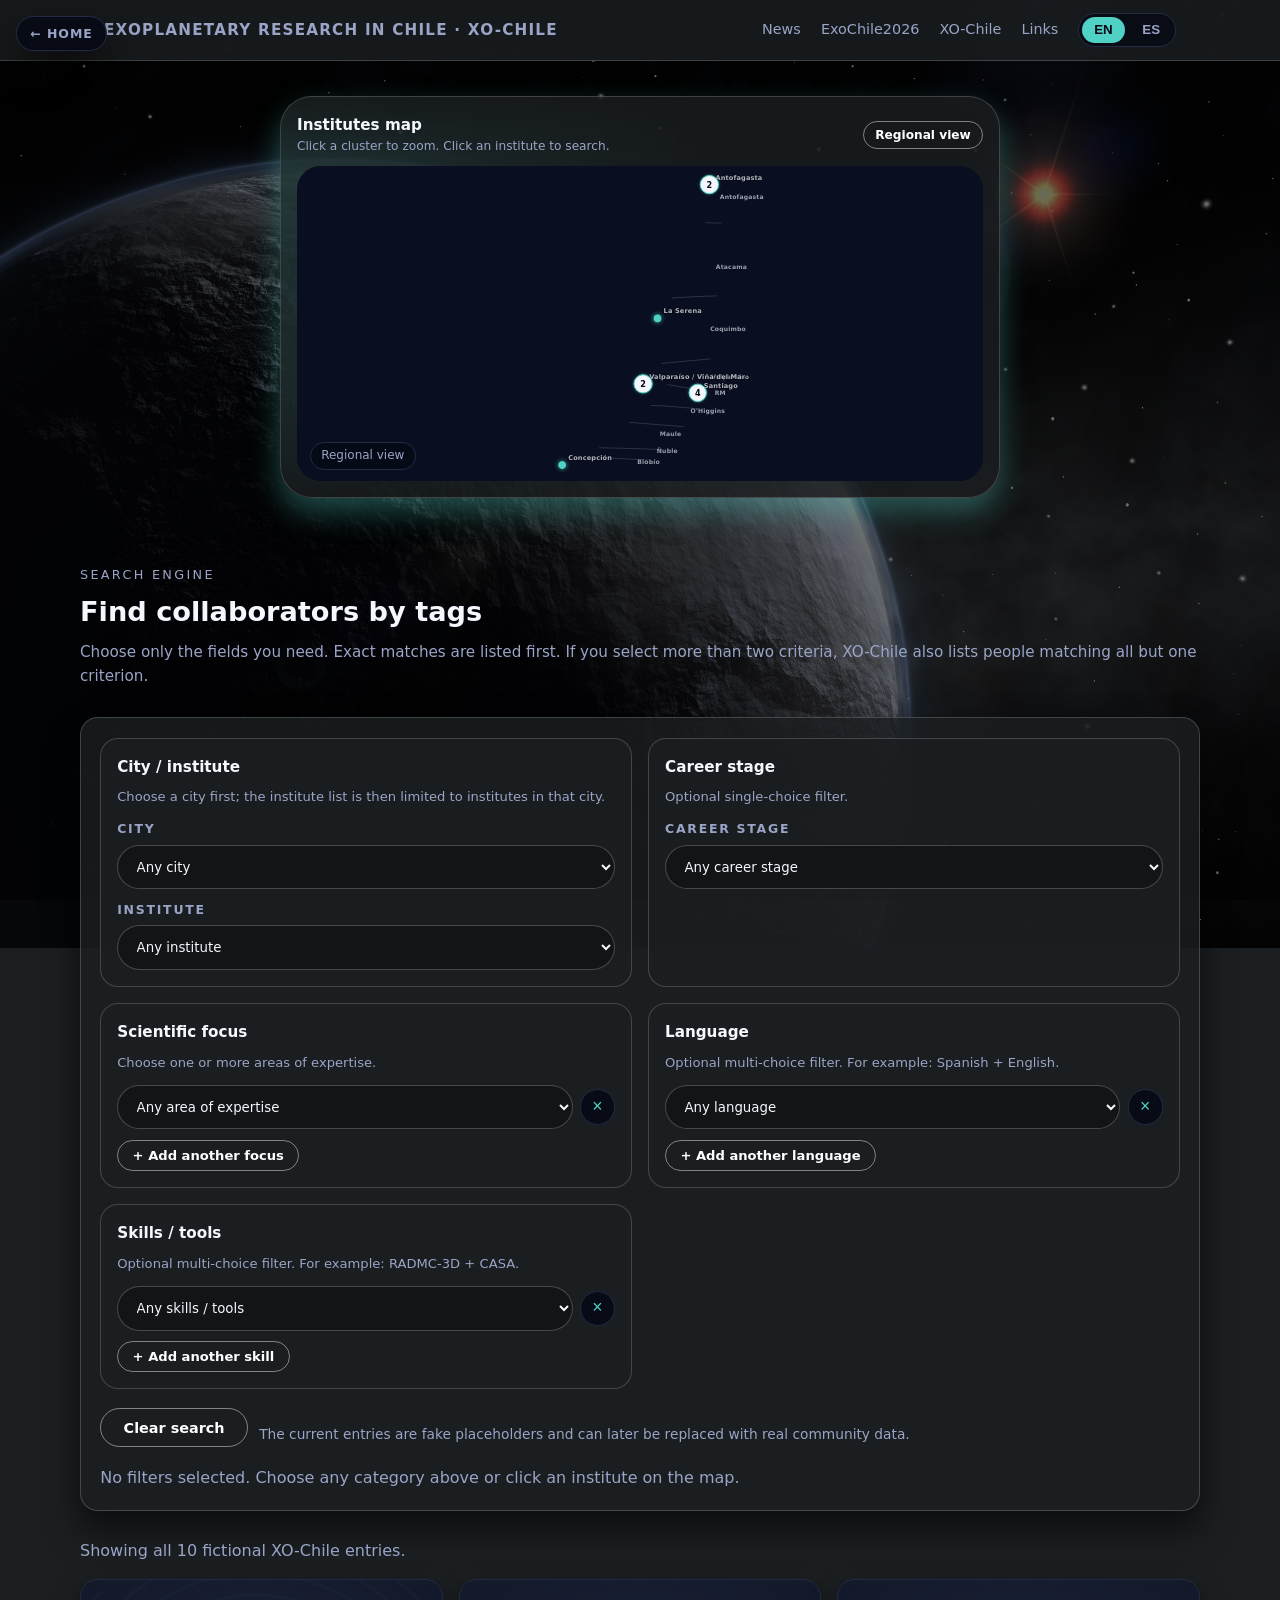
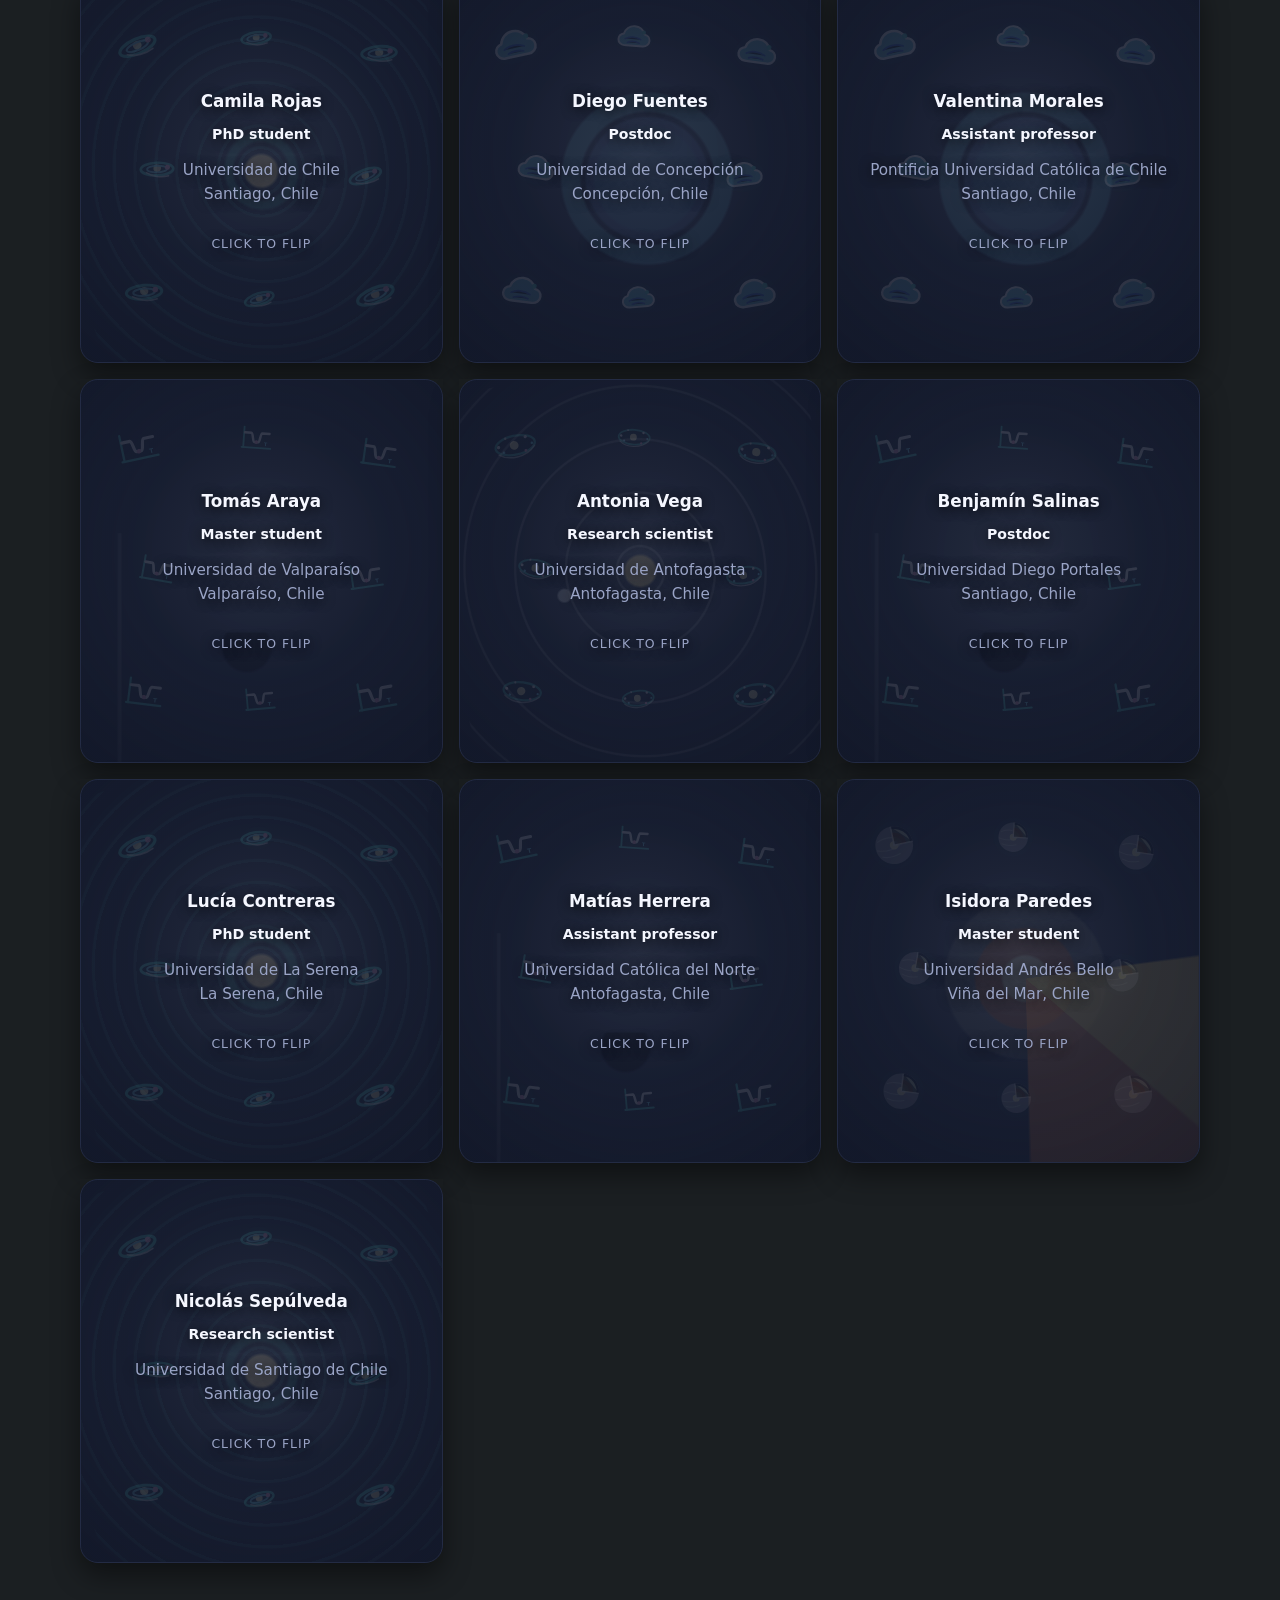
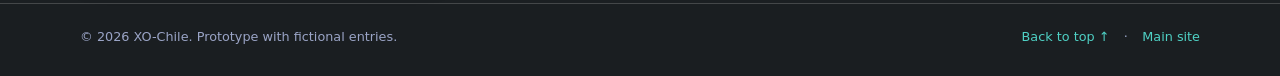
<file: xo-chile copy.html>
<!DOCTYPE html>
<html lang="en">
<head>
  <meta charset="UTF-8" />
  <title>XO-Chile – Legacy Database</title>
  <meta name="viewport" content="width=device-width, initial-scale=1" />
  <meta name="description" content="XO-Chile: searchable legacy database for the Chilean exoplanet community." />

  <style>
    :root {
      --bg: #0b1020;
      --bg-alt: #141a2a;
      --accent: #4fd1c5;
      --accent-soft: rgba(79, 209, 197, 0.15);
      --text: #f5f7ff;
      --muted: #9aa4c6;
      --card-bg: #1a2135;
      --border-subtle: #232b44;
      --shadow-soft: 0 18px 35px rgba(0, 0, 0, 0.6);
      --radius-lg: 18px;
      --radius-pill: 999px;
      --transition: 0.25s ease;
      --font-sans: system-ui, -apple-system, BlinkMacSystemFont, "Segoe UI", sans-serif;
    }

    * { box-sizing: border-box; margin: 0; padding: 0; }

    body {
      font-family: var(--font-sans);
      background: radial-gradient(circle at top, #1f2845 0, #050814 55%, #02030a 100%);
      color: var(--text);
      line-height: 1.6;
      min-height: 100vh;
      scroll-behavior: smooth;
    }

    a { color: var(--accent); text-decoration: none; }
    a:hover { text-decoration: underline; }

    .page { display: flex; min-height: 100vh; flex-direction: column; }

    header {
      position: sticky; top: 0; z-index: 20;
      backdrop-filter: blur(18px);
      background: linear-gradient(to bottom, rgba(5, 8, 20, 0.96), rgba(5, 8, 20, 0.6));
      border-bottom: 1px solid var(--border-subtle);
    }

    .nav-inner {
      max-width: 1120px; margin: 0 auto; padding: 0.8rem 1.5rem;
      display: flex; align-items: center; justify-content: space-between; gap: 1.5rem;
    }

    .logo { font-weight: 700; letter-spacing: 0.08em; font-size: 0.95rem; text-transform: uppercase; color: var(--muted); }

    nav ul { list-style: none; display: flex; gap: 1.25rem; font-size: 0.9rem; align-items: center; }
    nav a { position: relative; padding: 0.25rem 0; color: var(--muted); font-weight: 500; }
    nav a::after { content: ""; position: absolute; left: 0; bottom: 0; width: 0; height: 2px; background: var(--accent); transition: width var(--transition); }
    nav a:hover { color: var(--text); }
    nav a:hover::after { width: 100%; }

    .nav-toggle {
      display: none; background: none; border: 1px solid var(--border-subtle); color: var(--muted);
      padding: 0.4rem 0.7rem; border-radius: var(--radius-pill); font-size: 0.8rem; cursor: pointer;
    }

    @media (max-width: 720px) {
      nav ul { display: none; position: absolute; top: 54px; right: 1.5rem; flex-direction: column; background: #050814; padding: 0.75rem 1rem; border-radius: 14px; border: 1px solid var(--border-subtle); box-shadow: var(--shadow-soft); align-items: flex-start; }
      nav ul.open { display: flex; }
      .nav-toggle { display: inline-flex; align-items: center; gap: 0.25rem; }
    }

    .btn {
      display: inline-flex; align-items: center; justify-content: center; padding: 0.65rem 1.4rem;
      font-size: 0.9rem; font-weight: 600; border-radius: var(--radius-pill); border: 1px solid transparent;
      cursor: pointer; text-decoration: none;
      transition: transform var(--transition), box-shadow var(--transition), background var(--transition), border-color var(--transition), color var(--transition);
      font-family: var(--font-sans);
    }
    .btn-primary { background: linear-gradient(135deg, var(--accent), #63e6be); color: #050814; box-shadow: 0 14px 30px rgba(79, 209, 197, 0.45); }
    .btn-primary:hover { transform: translateY(-1px); box-shadow: 0 18px 36px rgba(79, 209, 197, 0.6); text-decoration: none; }
    .btn-outline { border-color: var(--border-subtle); background: rgba(5, 8, 20, 0.8); color: var(--muted); }
    .btn-outline:hover, .btn-outline.active { border-color: var(--accent); color: var(--accent); background: rgba(6, 14, 36, 0.9); text-decoration: none; }

    main { flex: 1; }
    section { padding: 3rem 1.5rem 2.5rem; }
    .section-inner { max-width: 1120px; margin: 0 auto; }
    .section-header { margin-bottom: 1.8rem; }
    .section-kicker { font-size: 0.8rem; letter-spacing: 0.18em; text-transform: uppercase; color: var(--muted); margin-bottom: 0.3rem; }
    .section-title { font-size: 1.7rem; margin-bottom: 0.4rem; }
    .section-subtitle { color: var(--muted); width: 100%; font-size: 0.95rem; }
    .muted { color: var(--muted); }

    .hero-text h1 { font-size: 2.6rem; line-height: 1.1; margin-bottom: 0.8rem; }
    .hero-text h1 span { color: var(--accent); }
    .hero-subtitle { text-transform: uppercase; font-size: 0.8rem; letter-spacing: 0.18em; color: var(--muted); margin-bottom: 0.8rem; }
    .hero-text p { color: var(--muted); max-width: 34rem; margin-bottom: 1.6rem; font-size: 0.97rem; }
    .hero-meta { display: flex; flex-wrap: wrap; gap: 0.6rem; margin-bottom: 1.6rem; }
    .hero-chip { border-radius: var(--radius-pill); border: 1px solid var(--border-subtle); padding: 0.28rem 0.8rem; font-size: 0.8rem; color: var(--muted); background: rgba(10, 16, 36, 0.9); }
    .hero-actions { display: flex; flex-wrap: wrap; gap: 0.75rem; }

    .xo-hero {
      max-width: 1120px; margin: 0 auto; padding: 2.2rem 1.5rem 1.2rem;
      display: block;
    }
    @media (max-width: 900px) { .xo-hero { padding-top: 1.5rem; } }

    .language-toggle { display: inline-flex; gap: 0.35rem; padding: 0.18rem; border: 1px solid var(--border-subtle); border-radius: var(--radius-pill); background: rgba(5, 8, 20, 0.72); }
    .lang-btn { padding: 0.36rem 0.75rem; border-radius: var(--radius-pill); border: 0; background: transparent; color: var(--muted); cursor: pointer; font-weight: 700; }
    .lang-btn.active { background: var(--accent); color: #050814; }

    /* Static Chile map */
    .map-panel {
      position: relative; border-radius: 32px; overflow: hidden;
      max-width: 720px; margin: 0 auto;
      background: radial-gradient(circle at top left, #29314e, #13182b);
      border: 1px solid rgba(255, 255, 255, 0.05);
      box-shadow: 0 14px 30px rgba(79, 209, 197, 0.35);
      min-height: 390px; padding: 1rem;
    }
    .map-panel::before { content: ""; position: absolute; inset: 8% -12%; border-radius: 40px; background: radial-gradient(circle at top left, var(--accent-soft), transparent 55%); filter: blur(28px); z-index: 0; }
    .map-header { position: relative; z-index: 3; display: flex; justify-content: space-between; align-items: center; gap: 0.75rem; margin-bottom: 0.55rem; }
    .map-title { font-weight: 800; font-size: 0.95rem; }
    .map-note { color: var(--muted); font-size: 0.76rem; }
    .map-reset { padding: 0.35rem 0.7rem; font-size: 0.76rem; }
    .map-frame {
      position: relative; z-index: 2; height: 315px; border-radius: 24px; overflow: hidden;
      background: #090e20;
      border: 0;
    }
    .chile-map { position: absolute; inset: 0; width: 100%; height: 100%; background: #090e20; }
    .land { display: none; }
    .region-line { stroke: rgba(255,255,255,0.62); stroke-width: 0.48; fill: none; stroke-linejoin: round; stroke-linecap: round; }
    .regional-border { display: inline; stroke: rgba(255,255,255,0.58); stroke-width: 0.52; fill: none; stroke-linejoin: round; stroke-linecap: round; }
    .regional-border.real { display: inline; stroke: rgba(255,255,255,0.58); stroke-width: 0.52; fill: none; stroke-linejoin: round; stroke-linecap: round; }
    .regional-border.real:hover { stroke: rgba(79,209,197,0.92); }
    .geo-load-note { fill: rgba(245,247,255,0.55); font-size: 11px; letter-spacing: 0.02em; }
    .regional-border-label { fill: rgba(245,247,255,0.62); font-size: 12px; letter-spacing: 0.03em; font-weight: 700; }
    .communa-border { stroke: rgba(255,255,255,0.28); stroke-width: 0.38; stroke-dasharray: 1.8 2.4; fill: none; }
    .communa-border.real { stroke: rgba(255,255,255,0.50); stroke-width: 0.20; stroke-dasharray: none; fill: rgba(255,255,255,0.006); stroke-linejoin: round; }
    .communa-border.real:hover { stroke: rgba(79,209,197,0.90); fill: rgba(79,209,197,0.06); }
    .communa-label { fill: rgba(255,255,255,0.78); font-size: 3.2px; letter-spacing: 0.005em; font-weight: 700; text-anchor: middle; paint-order: stroke; stroke: rgba(5,8,20,0.85); stroke-width: 2px; stroke-linejoin: round; }
    .city-zoom-label { fill: rgba(255,255,255,0.86); font-size: 4.0px; font-weight: 800; text-anchor: middle; paint-order: stroke; stroke: rgba(5,8,20,0.95); stroke-width: 3px; stroke-linejoin: round; }
    .city-label { fill: rgba(245,247,255,0.72); font-size: 13px; font-weight: 700; letter-spacing: 0.02em; paint-order: stroke; stroke: rgba(5,8,20,0.82); stroke-width: 3px; stroke-linejoin: round; }
    .map-marker, .map-cluster { cursor: pointer; transform-box: fill-box; transform-origin: center; }
    .map-marker circle.main { fill: var(--accent); stroke: #050814; stroke-width: 1.1; filter: drop-shadow(0 0 4px rgba(79,209,197,0.58)); }
    .map-marker.selected circle.main { fill: #f5f7ff; stroke: var(--accent); }
    .map-marker.city-marker circle.main { stroke-width: 1.1; vector-effect: non-scaling-stroke; filter: drop-shadow(0 0 1px rgba(79,209,197,0.50)); }
    .city-reference-river { stroke: rgba(72,156,255,0.95); stroke-width: 0.34; fill: none; stroke-linecap: round; stroke-linejoin: round; }
    .city-reference-coast { stroke: rgba(255,255,255,0.60); stroke-width: 0.36; fill: none; stroke-linecap: round; stroke-linejoin: round; }
    .city-reference-bay { stroke: rgba(255,255,255,0.22); stroke-width: 0.22; fill: rgba(79,209,197,0.018); stroke-linejoin: round; }
    .country-border.real { display: inline; stroke: rgba(255,255,255,0.72); stroke-width: 0.62; stroke-dasharray: none; fill: none; stroke-linecap: round; stroke-linejoin: round; }
    .map-cluster circle { fill: #f5f7ff; stroke: var(--accent); stroke-width: 1.0; vector-effect: non-scaling-stroke; filter: drop-shadow(0 0 3px rgba(79,209,197,0.45)); }
    .map-cluster text { fill: #050814; font-size: 16px; font-weight: 900; text-anchor: middle; dominant-baseline: central; pointer-events: none; }
    .osm-tile { opacity: 0.68; }
    .osm-tile-bg { fill: rgba(245,247,255,0.06); }
    .map-marker:hover, .map-cluster:hover { opacity: 0.88; }
    .zoom-label { position: absolute; left: 0.8rem; bottom: 0.65rem; z-index: 3; font-size: 0.75rem; color: var(--muted); background: rgba(5,8,20,0.75); border: 1px solid var(--border-subtle); border-radius: var(--radius-pill); padding: 0.22rem 0.65rem; }
    .tooltip {
      position: fixed; z-index: 9999; pointer-events: none; opacity: 0; transform: translate(-50%, -115%);
      background: rgba(5, 8, 20, 0.95); border: 1px solid var(--accent); color: var(--text);
      border-radius: 12px; padding: 0.5rem 0.65rem; box-shadow: var(--shadow-soft); font-size: 0.82rem; max-width: 220px;
    }
    .tooltip strong { display: block; color: var(--accent); }

    .xo-search-panel { background: var(--card-bg); border-radius: var(--radius-lg); padding: 1.2rem; margin-bottom: 1.7rem; border: 1px solid var(--border-subtle); box-shadow: var(--shadow-soft); }
    .xo-help, .xo-small-note, .xo-muted, .xo-results-summary { color: var(--muted); }
    .xo-help { font-size: 0.82rem; margin-top: 0.45rem; }
    .xo-small-note { margin-top: 0.8rem; font-size: 0.86rem; }
    .xo-category-grid { display: grid; gap: 1rem; margin-bottom: 1rem; }
    @media (min-width: 760px) { .xo-category-grid { grid-template-columns: repeat(2, minmax(0, 1fr)); } }
    .xo-category-card { background: rgba(5, 8, 20, 0.45); border: 1px solid var(--border-subtle); border-radius: var(--radius-lg); padding: 1rem; }
    .xo-category-card h3 { font-size: 0.95rem; margin-bottom: 0.25rem; }
    .xo-category-card .xo-help { margin-bottom: 0.75rem; }
    .xo-field label { display: block; font-size: 0.78rem; letter-spacing: 0.14em; text-transform: uppercase; color: var(--muted); margin-bottom: 0.35rem; font-weight: 700; }
    .xo-field select, .xo-field input { width: 100%; min-height: 2.8rem; border-radius: var(--radius-pill); border: 1px solid var(--border-subtle); background: rgba(5, 8, 20, 0.85); color: var(--text); padding: 0 0.9rem; font-family: var(--font-sans); outline: none; }
    .xo-field select:focus, .xo-field input:focus { border-color: var(--accent); box-shadow: 0 0 0 3px rgba(79, 209, 197, 0.12); }
    .xo-selector-stack { display: grid; gap: 0.55rem; }
    .xo-selector-row { display: grid; grid-template-columns: minmax(0, 1fr) minmax(0, 1fr) auto; gap: 0.45rem; align-items: center; }
    .xo-selector-row.single-select { grid-template-columns: minmax(0, 1fr) auto; }
    @media (max-width: 680px) { .xo-selector-row { grid-template-columns: 1fr; } .xo-selector-row.single-select { grid-template-columns: 1fr; } }
    .xo-remove-row { width: 2.2rem; height: 2.2rem; border-radius: var(--radius-pill); border: 1px solid var(--border-subtle); background: rgba(5, 8, 20, 0.85); color: var(--accent); cursor: pointer; font-size: 1.1rem; line-height: 1; transition: border-color var(--transition), background var(--transition); }
    .xo-remove-row:hover { border-color: var(--accent); background: rgba(79, 209, 197, 0.08); }
    .xo-add-row { margin-top: 0.65rem; padding: 0.45rem 0.9rem; font-size: 0.82rem; }
    .xo-search-actions { display: flex; flex-wrap: wrap; gap: 0.7rem; margin-top: 1.2rem; align-items: center; }
    .xo-selected-tags { display: flex; flex-wrap: wrap; gap: 0.5rem; margin-top: 1.1rem; }
    .xo-tag, .xo-chip { display: inline-flex; align-items: center; border-radius: var(--radius-pill); border: 1px solid var(--border-subtle); background: rgba(10, 15, 32, 0.9); color: var(--muted); }
    .xo-tag { gap: 0.45rem; padding: 0.28rem 0.75rem; font-size: 0.82rem; }
    .xo-results-summary { margin: 1.4rem 0 1rem; }
    .xo-result-section-title { font-size: 1.15rem; margin: 1.8rem 0 1rem; padding-bottom: 0.45rem; border-bottom: 1px solid var(--border-subtle); }
    .xo-grid { display: grid; grid-template-columns: repeat(auto-fit, minmax(270px, 1fr)); gap: 1rem; }
    .xo-card {
      position: relative;
      min-height: 24rem;
      padding: 0;
      border: 0;
      background: transparent;
      box-shadow: none;
      cursor: pointer;
      perspective: 1200px;
      outline: none;
    }
    .xo-card-inner {
      position: relative;
      width: 100%;
      min-height: 24rem;
      transform-style: preserve-3d;
      transition: transform 0.55s ease;
    }
    .xo-card.flipped .xo-card-inner { transform: rotateY(180deg); }
    .xo-card-face {
      position: absolute;
      inset: 0;
      display: flex;
      flex-direction: column;
      border-radius: var(--radius-lg);
      padding: 1.1rem;
      border: 1px solid var(--border-subtle);
      background: var(--card-bg);
      box-shadow: 0 12px 28px rgba(0, 0, 0, 0.45);
      backface-visibility: hidden;
      -webkit-backface-visibility: hidden;
      overflow: auto;
      transition: box-shadow var(--transition), border-color var(--transition), background var(--transition);
    }
    .xo-card:hover .xo-card-face,
    .xo-card:focus-visible .xo-card-face {
      box-shadow: 0 16px 36px rgba(0, 0, 0, 0.7);
      border-color: rgba(79, 209, 197, 0.7);
      background: #1e2740;
    }
    .xo-card-back { transform: rotateY(180deg); }
    .xo-card-front {
      justify-content: center;
      min-height: 24rem;
      text-align: center;
      position: relative;
      overflow: hidden;
    }
    .xo-card-front > * { position: relative; z-index: 2; }
    .xo-card-front::before {
      content: "";
      position: absolute;
      inset: 0;
      z-index: 1;
      opacity: 0.18;
      pointer-events: none;
      background-repeat: no-repeat;
      background-position: center;
      background-size: cover;
      mix-blend-mode: screen;
    }
    .xo-card-front::after {
      content: "";
      position: absolute;
      inset: 0;
      z-index: 1;
      pointer-events: none;
      background: radial-gradient(circle at 50% 45%, rgba(255,255,255,0.05), rgba(5,8,20,0.12) 46%, rgba(5,8,20,0.34) 100%);
    }
    .xo-pattern-disc::before {
      background-image:
        radial-gradient(ellipse at center, transparent 0 9%, rgba(79,209,197,0.32) 10% 12%, transparent 13% 100%),
        repeating-radial-gradient(ellipse at center, rgba(79,209,197,0.18) 0 2px, transparent 3px 18px),
        radial-gradient(circle at center, rgba(255,230,150,0.72) 0 5%, transparent 6% 100%);
      transform: rotate(-18deg) scale(1.15);
    }
    .xo-pattern-transit::before {
      background-image:
        linear-gradient(90deg, transparent 0 10%, rgba(255,255,255,0.10) 10.5% 11%, transparent 11.5% 100%),
        linear-gradient(0deg, transparent 0 72%, rgba(79,209,197,0.35) 72.5% 73.5%, transparent 74% 100%),
        radial-gradient(circle at 46% 70%, rgba(5,8,20,0.95) 0 7%, transparent 8% 100%);
      clip-path: polygon(0 40%, 32% 40%, 39% 66%, 54% 66%, 61% 40%, 100% 40%, 100% 100%, 0 100%);
      opacity: 0.26;
    }
    .xo-pattern-atmosphere::before {
      background-image:
        radial-gradient(circle at 52% 52%, rgba(79,209,197,0.08) 0 19%, transparent 20%),
        radial-gradient(circle at 52% 52%, transparent 0 24%, rgba(126,231,255,0.34) 25% 31%, transparent 32%),
        radial-gradient(circle at 52% 52%, rgba(110,167,255,0.26) 0 22%, transparent 23%);
    }
    .xo-pattern-system::before {
      background-image:
        radial-gradient(circle at center, rgba(255,224,130,0.82) 0 5%, transparent 6%),
        repeating-radial-gradient(circle at center, transparent 0 22px, rgba(79,209,197,0.18) 23px 24px, transparent 25px 47px),
        radial-gradient(circle at 68% 42%, rgba(79,209,197,0.55) 0 3%, transparent 4%),
        radial-gradient(circle at 28% 61%, rgba(255,176,212,0.45) 0 2.5%, transparent 3.5%);
    }
    .xo-pattern-populations::before {
      background-image:
        linear-gradient(90deg, rgba(255,255,255,0.14) 1px, transparent 1px),
        linear-gradient(0deg, rgba(255,255,255,0.14) 1px, transparent 1px),
        radial-gradient(circle at 24% 72%, rgba(255,231,122,0.55) 0 2%, transparent 2.5%),
        radial-gradient(circle at 40% 58%, rgba(126,231,255,0.55) 0 1.7%, transparent 2.2%),
        radial-gradient(circle at 62% 38%, rgba(255,176,212,0.55) 0 2.1%, transparent 2.6%),
        radial-gradient(circle at 76% 28%, rgba(168,125,255,0.55) 0 2.4%, transparent 3%);
      background-size: 42px 42px, 42px 42px, cover, cover, cover, cover;
      opacity: 0.24;
    }
    .xo-pattern-interiors::before {
      background-image:
        conic-gradient(from 0deg at 52% 52%, transparent 0 82deg, rgba(255,213,88,0.65) 83deg 130deg, rgba(255,132,55,0.56) 131deg 178deg, transparent 179deg 360deg),
        radial-gradient(circle at 52% 52%, rgba(255,240,180,0.55) 0 8%, rgba(255,130,40,0.38) 9% 18%, rgba(180,180,165,0.22) 19% 29%, transparent 30%);
    }
    .xo-pattern-outreach::before {
      background-image:
        linear-gradient(135deg, transparent 0 32%, rgba(255,120,80,0.32) 33% 43%, transparent 44%),
        linear-gradient(0deg, transparent 0 41%, rgba(255,167,70,0.30) 42% 68%, transparent 69%),
        repeating-linear-gradient(90deg, transparent 0 16px, rgba(126,231,255,0.22) 17px 26px, transparent 27px 44px);
      opacity: 0.22;
    }
    .xo-pattern-instrumentation::before {
      background-image:
        linear-gradient(125deg, transparent 0 43%, rgba(255,255,255,0.30) 44% 48%, transparent 49%),
        radial-gradient(ellipse at 62% 38%, rgba(126,231,255,0.35) 0 12%, transparent 13%),
        linear-gradient(55deg, transparent 0 50%, rgba(79,209,197,0.26) 51% 54%, transparent 55%);
      opacity: 0.26;
    }
    .xo-pattern-ai::before {
      background-image:
        radial-gradient(circle at 42% 45%, rgba(126,231,255,0.55) 0 4%, transparent 5%),
        radial-gradient(circle at 58% 45%, rgba(126,231,255,0.55) 0 4%, transparent 5%),
        linear-gradient(90deg, transparent 0 30%, rgba(255,255,255,0.18) 31% 69%, transparent 70%),
        linear-gradient(0deg, transparent 0 34%, rgba(79,209,197,0.18) 35% 69%, transparent 70%);
      opacity: 0.27;
    }
    .xo-pattern-habitability::before {
      background-image:
        radial-gradient(ellipse at 50% 54%, rgba(122,255,160,0.24) 0 19%, transparent 20%),
        radial-gradient(circle at 43% 49%, rgba(10,20,30,0.9) 0 3%, transparent 4%),
        radial-gradient(circle at 57% 49%, rgba(10,20,30,0.9) 0 3%, transparent 4%),
        radial-gradient(ellipse at 50% 66%, rgba(79,209,197,0.35) 0 12%, transparent 13%);
      opacity: 0.26;
    }
    .xo-pattern-evolution::before {
      background-image:
        repeating-radial-gradient(ellipse at center, transparent 0 20px, rgba(255,255,255,0.16) 21px 22px, transparent 23px 46px),
        radial-gradient(circle at 30% 52%, rgba(255,255,255,0.45) 0 1.6%, transparent 2.2%),
        radial-gradient(circle at 68% 45%, rgba(255,255,255,0.35) 0 1.4%, transparent 2%),
        radial-gradient(circle at center, rgba(255,224,130,0.48) 0 5%, transparent 6%);
      transform: rotate(-12deg) scale(1.1);
      opacity: 0.24;
    }

    .xo-front-icon-pattern {
      position: absolute;
      inset: 0.65rem;
      z-index: 1;
      pointer-events: none;
      opacity: 0.13;
      filter: drop-shadow(0 0 0.45rem rgba(79,209,197,0.18));
    }
    .xo-front-icon-pattern .xo-front-mini-icon {
      position: absolute;
      width: 3.15rem;
      height: 3.15rem;
      display: block;
    }
    .xo-front-icon-pattern .xo-front-mini-icon svg {
      width: 100%;
      height: 100%;
      display: block;
    }
    .xo-front-icon-pattern .xo-front-mini-icon:nth-child(1) { left: 6%; top: 8%; transform: rotate(-12deg); }
    .xo-front-icon-pattern .xo-front-mini-icon:nth-child(2) { right: 8%; top: 10%; transform: rotate(8deg) scale(0.92); }
    .xo-front-icon-pattern .xo-front-mini-icon:nth-child(3) { left: 12%; top: 42%; transform: rotate(10deg) scale(0.86); }
    .xo-front-icon-pattern .xo-front-mini-icon:nth-child(4) { right: 12%; top: 44%; transform: rotate(-8deg) scale(0.86); }
    .xo-front-icon-pattern .xo-front-mini-icon:nth-child(5) { left: 8%; bottom: 10%; transform: rotate(7deg) scale(0.94); }
    .xo-front-icon-pattern .xo-front-mini-icon:nth-child(6) { right: 9%; bottom: 9%; transform: rotate(-10deg); }
    .xo-front-icon-pattern .xo-front-mini-icon:nth-child(7) { left: 41%; top: 6%; transform: rotate(4deg) scale(0.78); }
    .xo-front-icon-pattern .xo-front-mini-icon:nth-child(8) { left: 42%; bottom: 8%; transform: rotate(-5deg) scale(0.78); }
    .xo-card-front h4,
    .xo-card-front .xo-front-stage,
    .xo-card-front .xo-front-institute,
    .xo-card-front .xo-flip-hint {
      position: relative;
      z-index: 3;
      text-shadow: 0 2px 12px rgba(0,0,0,0.72);
    }

    .xo-card-front h4 {
      font-size: 1.35rem;
      margin-bottom: 0.45rem;
      padding-right: 0;
    }
    .xo-card-front .xo-front-stage { color: var(--text); font-weight: 700; margin-bottom: 0.4rem; }
    .xo-card-front .xo-front-institute { color: var(--muted); font-size: 0.95rem; }
    .xo-flip-hint {
      margin-top: 1.4rem;
      color: var(--muted);
      font-size: 0.78rem;
      letter-spacing: 0.08em;
      text-transform: uppercase;
    }
    .xo-focus-icons {
      position: absolute;
      top: 0.85rem;
      right: 0.9rem;
      display: flex;
      flex-wrap: wrap;
      justify-content: flex-end;
      gap: 0.35rem;
      max-width: 45%;
      pointer-events: none;
    }
    .xo-focus-icon {
      width: 2.05rem;
      height: 2.05rem;
      border-radius: 999px;
      display: inline-flex;
      align-items: center;
      justify-content: center;
      background: rgba(79, 209, 197, 0.12);
      border: 1px solid rgba(79, 209, 197, 0.55);
      box-shadow: 0 0 12px rgba(79, 209, 197, 0.20);
    }
    .xo-focus-icon svg {
      width: 1.35rem;
      height: 1.35rem;
      display: block;
    }
    .xo-card-back h4 { padding-right: 5.2rem; }
    @media (max-width: 520px) {
      .xo-focus-icons { position: static; justify-content: flex-start; max-width: 100%; margin-bottom: 0.55rem; }
      .xo-card-back h4 { padding-right: 0; }
    }

    .xo-card h4 { font-size: 1.05rem; margin-bottom: 0.15rem; }
    .xo-card p { color: var(--muted); font-size: 0.88rem; margin: 0.35rem 0; }
    .xo-chip-list { display: flex; flex-wrap: wrap; gap: 0.35rem; margin: 0.35rem 0 0.75rem; }
    .xo-chip { padding: 0.12rem 0.58rem; font-size: 0.76rem; }
    .xo-skill-chip {
      display: inline-flex;
      align-items: center;
      gap: 0.4rem;
      border-radius: var(--radius-pill);
      border: 1px solid var(--border-subtle);
      background: rgba(10, 15, 32, 0.9);
      color: var(--muted);
      padding: 0.12rem 0.58rem;
      font-size: 0.76rem;
    }
    .xo-stars { letter-spacing: 0.04em; white-space: nowrap; }
    .xo-star-filled { color: var(--accent); }
    .xo-star-empty { color: rgba(255,255,255,0.25); }

    footer { border-top: 1px solid var(--border-subtle); padding: 1.4rem 1.5rem 1.8rem; font-size: 0.8rem; color: var(--muted); background: #050814; }
    .footer-inner { max-width: 1120px; margin: 0 auto; display: flex; flex-wrap: wrap; justify-content: space-between; gap: 0.8rem; align-items: center; }
    .footer-links { display: flex; gap: 0.9rem; }
    body { background: #1b1f22 url("images/eso0603a.jpg") center center / cover fixed no-repeat; }
    body::before { content:""; position:fixed; inset:0; background:rgba(0,0,0,.58); z-index:-1; }
    header, footer, .xo-search-panel, .xo-category-card, .xo-card, .map-panel { background: rgba(27,31,34,.82); border-color: rgba(255,255,255,.18); }
    .map-frame, .xo-field select, .xo-field input { background: rgba(0,0,0,.28); border-color: rgba(255,255,255,.22); }
    .btn-primary { background:#fff; color:#1b1f22; box-shadow:none; }
    .btn-outline { border-color:rgba(255,255,255,.45); color:#fff; background:transparent; }
    .hero-chip, .xo-tag, .xo-chip { background:rgba(255,255,255,.08); border-color:rgba(255,255,255,.22); }

    .site-home-button {
      position: fixed;
      top: 1rem;
      left: 1rem;
      z-index: 10000;
      display: inline-flex;
      align-items: center;
      gap: 0.35rem;
      border: 1px solid var(--border-subtle);
      border-radius: var(--radius-pill);
      padding: 0.42rem 0.82rem;
      background: rgba(5, 8, 20, 0.82);
      color: var(--muted);
      backdrop-filter: blur(10px);
      font-size: 0.78rem;
      font-weight: 700;
      text-transform: uppercase;
      letter-spacing: 0.08em;
      box-shadow: var(--shadow-soft);
    }
    .site-home-button:hover {
      color: var(--accent);
      border-color: var(--accent);
      text-decoration: none;
      background: rgba(6, 14, 36, 0.92);
    }
    @media (max-width: 720px) {
      .site-home-button { top: 0.65rem; left: 0.65rem; padding: 0.36rem 0.68rem; font-size: 0.72rem; }
      .nav-inner { padding-left: 5.8rem; }
    }

  </style>
</head>
<body>
<a class="site-home-button" href="index.html" aria-label="Return to opening page" data-i18n="homeButton">← Home</a>
<div class="page">
  <header>
    <div class="nav-inner">
      <div class="logo">EXOPLANETARY RESEARCH IN CHILE · XO-CHILE</div>
      <button class="nav-toggle" aria-label="Toggle navigation" onclick="document.querySelector('nav ul').classList.toggle('open')">Menu ▾</button>
      <nav>
        <ul>
          <li><a id="nav-news-link" href="index.html#intro" data-i18n="navNews">News</a></li>
          <li><a href="https://exochile2026.github.io/" data-i18n="navExoChile">ExoChile2026</a></li>
          <li><a id="nav-xochile-link" href="xo-chile.html" data-i18n="navXOChile">XO-Chile</a></li>
          <li><a id="nav-links-link" href="index.html#links" data-i18n="navLinks">Links</a></li>
          <li>
            <div class="language-toggle" aria-label="Language switcher">
              <button class="lang-btn active" type="button" data-lang="en">EN</button>
              <button class="lang-btn" type="button" data-lang="es">ES</button>
            </div>
          </li>
        </ul>
      </nav>
    </div>
  </header>

  <main>
    <section class="xo-hero" id="top">
<div class="map-panel">
        <div class="map-header">
          <div>
            <div class="map-title" data-i18n="mapTitle">Institutes map</div>
            <div class="map-note" data-i18n="mapNote">Click a cluster to zoom. Click an institute to search.</div>
          </div>
          <button id="map-reset" class="btn btn-outline map-reset" type="button" data-i18n="regionalView">Regional view</button>
        </div>
        <div class="map-frame" id="map-frame">
          <svg class="chile-map" id="chile-map" viewBox="0 0 420 620" preserveAspectRatio="xMidYMid meet" role="img" aria-label="Geographic map of Chile showing institutes">
            <defs>
              <linearGradient id="oceanGlow" x1="0" y1="0" x2="1" y2="1">
                <stop offset="0%" stop-color="rgba(79,209,197,0.08)" />
                <stop offset="100%" stop-color="rgba(5,8,20,0.05)" />
              </linearGradient>
            </defs>
            <rect x="0" y="0" width="420" height="620" fill="#090e20" />
            <g id="osm-tiles"></g>
            <!-- Geographic outline: simplified from real longitude/latitude positions for the institute-bearing region. -->
            <path id="chile-outline" class="land" d="" />
            <path id="coastline" class="region-line" d="" />
            <path id="andes-line" class="region-line" d="" />
            <g id="regional-borders"></g>
            <g id="communa-borders"></g>
            <g id="city-labels"></g>
            <g id="map-markers"></g>
          </svg>
          <div class="zoom-label" id="zoom-label" data-i18n="regionalView">Regional view</div>
        </div>
      </div>
    </section>

    <section id="search">
      <div class="section-inner">
        <div class="section-header">
          <div class="section-kicker" data-i18n="searchEngine">Search Engine</div>
          <h2 class="section-title" data-i18n="findTitle">Find collaborators by tags</h2>
          <p class="section-subtitle" data-i18n="findSubtitle">Choose only the fields you need. Exact matches are listed first. If you select more than two criteria, XO-Chile also lists people matching all but one criterion.</p>
        </div>

        <div class="xo-search-panel">
          <div class="xo-category-grid">
            <div class="xo-category-card">
              <h3 data-i18n="cityInstitute">City / institute</h3>
              <div class="xo-help" data-i18n="cityInstituteHelp">Choose a city first; the institute list is then limited to institutes in that city.</div>
              <div class="xo-field"><label for="xo-city" data-i18n="city">City</label><select id="xo-city" data-category="city"></select></div>
              <div class="xo-field" style="margin-top:0.65rem;"><label for="xo-institute" data-i18n="institute">Institute</label><select id="xo-institute" data-category="institute"></select></div>
            </div>
            <div class="xo-category-card">
              <h3 data-i18n="careerStage">Career stage</h3>
              <div class="xo-help" data-i18n="singleFilter">Optional single-choice filter.</div>
              <div class="xo-field"><label for="xo-careerStage" data-i18n="careerStage">Career stage</label><select id="xo-careerStage" data-category="careerStage"></select></div>
            </div>
            <div class="xo-category-card">
              <h3 data-i18n="scientificFocus">Scientific focus</h3>
              <div class="xo-help" data-i18n="focusHelp">Choose a main category and, optionally, a more specific sub-category.</div>
              <div class="xo-selector-stack" id="xo-focus-stack"></div>
              <button class="btn btn-outline xo-add-row" type="button" data-add-category="focus" data-i18n="addFocus">+ Add another focus</button>
            </div>
            <div class="xo-category-card">
              <h3 data-i18n="language">Language</h3>
              <div class="xo-help" data-i18n="languageHelp">Optional multi-choice filter. For example: Spanish + English.</div>
              <div class="xo-selector-stack" id="xo-languages-stack"></div>
              <button class="btn btn-outline xo-add-row" type="button" data-add-category="languages" data-i18n="addLanguage">+ Add another language</button>
            </div>
            <div class="xo-category-card">
              <h3 data-i18n="skills">Skills / tools</h3>
              <div class="xo-help" data-i18n="skillsHelp">Optional multi-choice filter. For example: RADMC-3D + CASA.</div>
              <div class="xo-selector-stack" id="xo-skills-stack"></div>
              <button class="btn btn-outline xo-add-row" type="button" data-add-category="skills" data-i18n="addSkill">+ Add another skill</button>
            </div>
          </div>

          <div class="xo-search-actions">
            <button id="xo-clear" class="btn btn-outline" type="button" data-i18n="clearSearch">Clear search</button>
            <span class="xo-small-note" data-i18n="fakeNote">The current entries are fake placeholders and can later be replaced with real community data.</span>
          </div>
          <div id="xo-selected-tags" class="xo-selected-tags" aria-live="polite"></div>
        </div>

        <div id="xo-results-summary" class="xo-results-summary"></div>
        <div id="xo-results"></div>
      </div>
    </section>
  </main>

  <footer>
    <div class="footer-inner">
      <div>© <span id="year"></span> XO-Chile. <span data-i18n="footerPrototype">Prototype with fictional entries.</span></div>
      <div class="footer-links"><a href="#top" data-i18n="backTop">Back to top ↑</a><span class="muted">·</span><a href="index.html" data-i18n="mainSite">Main site</a></div>
    </div>
  </footer>
</div>
<div class="tooltip" id="tooltip"></div>

<script>
  const i18n = {
    en: {
      homeButton: "← Home", navNews: "News", navExoChile: "ExoChile2026", navXOChile: "XO-Chile", navLinks: "Links", navResearch: "Research", navSciComm: "Science Communication", heroSubtitle: "Legacy · Community Search · Exoplanets in Chile",
      heroText: "A searchable prototype database for the Chilean exoplanet community. Select tags for institute, city, career stage, scientific focus, language, and technical skills to identify potential collaborators.",
      chipPrototype: "Prototype with fictional entries", chipMatching: "Exact + near-match search", chipStatic: "Static GitHub Pages compatible",
      searchDatabase: "Search database", backMain: "Back to main site", mapTitle: "Institutes map", mapNote: "Click a cluster to zoom. Click an institute to search.", regionalView: "Regional view",
      searchEngine: "Search Engine", findTitle: "Find collaborators by tags", findSubtitle: "Choose only the fields you need. Exact matches are listed first. If you select more than two criteria, XO-Chile also lists people matching all but one criterion.",
      institute: "Institute", city: "City", cityInstitute: "City / institute", cityInstituteHelp: "Choose a city first; the institute list is then limited to institutes in that city.", careerStage: "Career stage", singleFilter: "Optional single-choice filter.", scientificFocus: "Scientific focus", focusHelp: "Choose one or more areas of expertise.",
      language: "Language", languageHelp: "Optional multi-choice filter. For example: Spanish + English.", skills: "Skills / tools", skillsHelp: "Optional multi-choice filter. For example: RADMC-3D + CASA.",
      addFocus: "+ Add another focus", addLanguage: "+ Add another language", addSkill: "+ Add another skill", clearSearch: "Clear search", fakeNote: "The current entries are fake placeholders and can later be replaced with real community data.",
      footerPrototype: "Prototype with fictional entries.", backTop: "Back to top ↑", mainSite: "Main site", flipHint: "Click to flip", any: "Any", noFilters: "No filters selected. Choose any category above or click an institute on the map.",
      showingAll: n => `Showing all ${n} fictional XO-Chile entries.`, exactNear: (e,n) => `${e} exact match${e === 1 ? "" : "es"} and ${n} near match${n === 1 ? "" : "es"}.`, exactOnly: e => `${e} exact match${e === 1 ? "" : "es"}.`,
      exactMatches: "Exact matches", nearMatches: "Near matches: all but one criterion", noPeople: "No people in this category.", matches: (a,b) => `Matches ${a} of ${b} selected criteria.`,
      focusCategory: "Area of expertise", focusSubcategory: "Focus sub-category", anySubcategory: "Any sub-category", removeFilter: "Remove filter", languagesLabel: "Languages", focusLabel: "Scientific focus", skillsLabel: "Skills", selectedSearch: "Selected search", peopleAtInstitute: name => `People affiliated with ${name}`,
      zoomedTo: city => `Zoomed to ${city}`
    },
    es: {
      homeButton: "← Inicio", navNews: "Noticias", navExoChile: "ExoChile2026", navXOChile: "XO-Chile", navLinks: "Enlaces", navResearch: "Investigación", navSciComm: "Comunicación científica", heroSubtitle: "Legado · Búsqueda comunitaria · Exoplanetas en Chile",
      heroText: "Un prototipo de base de datos searchable para la comunidad chilena de exoplanetas. Selecciona etiquetas de instituto, ciudad, etapa profesional, foco científico, idioma y habilidades técnicas para identificar posibles colaboradores.",
      chipPrototype: "Prototipo con entradas ficticias", chipMatching: "Búsqueda exacta + aproximada", chipStatic: "Compatible con GitHub Pages estático",
      searchDatabase: "Buscar en la base de datos", backMain: "Volver al sitio principal", mapTitle: "Mapa de institutos", mapNote: "Haz clic en un grupo para acercar. Haz clic en un instituto para buscar.", regionalView: "Vista regional",
      searchEngine: "Buscador", findTitle: "Encuentra colaboradores por etiquetas", findSubtitle: "Elige solo los campos que necesites. Las coincidencias exactas aparecen primero. Si seleccionas más de dos criterios, XO-Chile también muestra personas que cumplen todos menos uno.",
      institute: "Instituto", city: "Ciudad", cityInstitute: "Ciudad / instituto", cityInstituteHelp: "Elige primero una ciudad; la lista de institutos se limita a esa ciudad.", careerStage: "Etapa profesional", singleFilter: "Filtro opcional de selección única.", scientificFocus: "Foco científico", focusHelp: "Elige una o más áreas de especialidad.",
      language: "Idioma", languageHelp: "Filtro opcional de selección múltiple. Por ejemplo: español + inglés.", skills: "Habilidades / herramientas", skillsHelp: "Filtro opcional de selección múltiple. Por ejemplo: RADMC-3D + CASA.",
      addFocus: "+ Añadir otro foco", addLanguage: "+ Añadir otro idioma", addSkill: "+ Añadir otra habilidad", clearSearch: "Limpiar búsqueda", fakeNote: "Las entradas actuales son ficticias y luego pueden reemplazarse por datos reales de la comunidad.",
      footerPrototype: "Prototipo con entradas ficticias.", backTop: "Volver arriba ↑", mainSite: "Sitio principal", flipHint: "Haz clic para girar", any: "Cualquier", noFilters: "No hay filtros seleccionados. Elige una categoría o haz clic en un instituto del mapa.",
      showingAll: n => `Mostrando las ${n} entradas ficticias de XO-Chile.`, exactNear: (e,n) => `${e} coincidencia${e === 1 ? " exacta" : "s exactas"} y ${n} coincidencia${n === 1 ? " aproximada" : "s aproximadas"}.`, exactOnly: e => `${e} coincidencia${e === 1 ? " exacta" : "s exactas"}.`,
      exactMatches: "Coincidencias exactas", nearMatches: "Coincidencias aproximadas: todos menos un criterio", noPeople: "No hay personas en esta categoría.", matches: (a,b) => `Cumple ${a} de ${b} criterios seleccionados.`,
      focusCategory: "Área de especialidad", focusSubcategory: "Sub-categoría de foco", anySubcategory: "Cualquier sub-categoría", removeFilter: "Eliminar filtro", languagesLabel: "Idiomas", focusLabel: "Foco científico", skillsLabel: "Habilidades", selectedSearch: "Búsqueda seleccionada", peopleAtInstitute: name => `Personas afiliadas a ${name}`,
      zoomedTo: city => `Acercado a ${city}`
    }
  };

  function getInitialLanguage() {
    const params = new URLSearchParams(window.location.search);
    const queryLang = params.get("lang");
    if (queryLang === "es" || queryLang === "en") return queryLang;
    const savedLang = localStorage.getItem("siteLanguage") || localStorage.getItem("xoChileLanguage");
    if (savedLang === "es" || savedLang === "en") return savedLang;
    return "en";
  }

  let currentLang = getInitialLanguage();
  const t = key => i18n[currentLang][key];

  const focusTaxonomy = {
    "Planet Formation and Protoplanetary Discs": [],
    "Exoplanet Detection and Discovery": [],
    "Exoplanet Atmospheres": [],
    "Planetary System Architecture and Dynamics": [],
    "Exoplanet Populations and Demographics": [],
    "Planetary Interiors, Composition, and Evolution": [],
    "Outreach, Education, and Public Engagement": [],
    "Instrumentation": [],
    "Machine Learning and Artificial Intelligence": [],
    "Habitability and Biosignatures": [],
    "Planetary System Evolution": []
  };

  const people = [
    { name: "Camila Rojas", institute: "Universidad de Chile", city: "Santiago", careerStage: "PhD student", focus: [{category:"Planet Formation and Protoplanetary Discs"}, {category:"Machine Learning and Artificial Intelligence"}], languages: ["Spanish", "English"], skills: [{name:"RADMC-3D", level:2}, {name:"FARGO3D", level:3}, {name:"ALMA", level:2}, {name:"Python", level:3}] },
    { name: "Diego Fuentes", institute: "Universidad de Concepción", city: "Concepción", careerStage: "Postdoc", focus: [{category:"Exoplanet Atmospheres"}, {category:"Habitability and Biosignatures"}], languages: ["Spanish", "English", "Portuguese"], skills: [{name:"JWST", level:2}, {name:"petitRADTRANS", level:3}, {name:"Python", level:2}, {name:"MCMC", level:3}] },
    { name: "Valentina Morales", institute: "Pontificia Universidad Católica de Chile", city: "Santiago", careerStage: "Assistant professor", focus: [{category:"Exoplanet Atmospheres"}, {category:"Instrumentation"}], languages: ["Spanish", "English", "French"], skills: [{name:"VLT/SPHERE", level:3}, {name:"ERIS", level:2}, {name:"ADI/PCA", level:3}, {name:"IRAF", level:1}] },
    { name: "Tomás Araya", institute: "Universidad de Valparaíso", city: "Valparaíso", careerStage: "Master student", focus: [{category:"Exoplanet Detection and Discovery"}, {category:"Planetary System Architecture and Dynamics"}], languages: ["Spanish", "English"], skills: [{name:"HARPS", level:2}, {name:"ESPRESSO", level:1}, {name:"Gaussian processes", level:2}, {name:"Python", level:2}] },
    { name: "Antonia Vega", institute: "Universidad de Antofagasta", city: "Antofagasta", careerStage: "Research scientist", focus: [{category:"Planetary System Evolution"}, {category:"Planet Formation and Protoplanetary Discs"}], languages: ["Spanish", "English", "German"], skills: [{name:"ALMA", level:3}, {name:"CASA", level:3}, {name:"RADMC-3D", level:2}, {name:"DustPy", level:1}] },
    { name: "Benjamín Salinas", institute: "Universidad Diego Portales", city: "Santiago", careerStage: "Postdoc", focus: [{category:"Exoplanet Detection and Discovery"}, {category:"Machine Learning and Artificial Intelligence"}], languages: ["Spanish", "English"], skills: [{name:"TESS", level:3}, {name:"Lightkurve", level:2}, {name:"scikit-learn", level:2}, {name:"SQL", level:1}] },
    { name: "Lucía Contreras", institute: "Universidad de La Serena", city: "La Serena", careerStage: "PhD student", focus: [{category:"Planet Formation and Protoplanetary Discs"}, {category:"Planetary Interiors, Composition, and Evolution"}], languages: ["Spanish", "English", "Italian"], skills: [{name:"RADMC-3D", level:2}, {name:"PLUTO", level:1}, {name:"CASA", level:2}, {name:"Python", level:3}] },
    { name: "Matías Herrera", institute: "Universidad Católica del Norte", city: "Antofagasta", careerStage: "Assistant professor", focus: [{category:"Exoplanet Detection and Discovery"}, {category:"Exoplanet Populations and Demographics"}], languages: ["Spanish", "English"], skills: [{name:"OGLE", level:3}, {name:"MOA", level:2}, {name:"Bayesian modelling", level:3}, {name:"Julia", level:1}] },
    { name: "Isidora Paredes", institute: "Universidad Andrés Bello", city: "Viña del Mar", careerStage: "Master student", focus: [{category:"Planetary Interiors, Composition, and Evolution"}, {category:"Exoplanet Populations and Demographics"}], languages: ["Spanish", "English"], skills: [{name:"ExoPlex", level:2}, {name:"Python", level:2}, {name:"MCMC", level:1}, {name:"Data visualization", level:3}] },
    { name: "Nicolás Sepúlveda", institute: "Universidad de Santiago de Chile", city: "Santiago", careerStage: "Research scientist", focus: [{category:"Planet Formation and Protoplanetary Discs"}, {category:"Outreach, Education, and Public Engagement"}], languages: ["Spanish", "English", "German"], skills: [{name:"FARGO3D", level:3}, {name:"RADMC-3D", level:3}, {name:"ALMA", level:2}, {name:"CASA", level:2}] }
  ];

  const instituteCoords = {
    // Real latitude/longitude values or close campus/address geocodes. The SVG projection converts these into map positions. Universidad de Chile is placed at Cerro Calán / OAN.
    "Universidad de Antofagasta": { city: "Antofagasta", lat: -23.70300, lon: -70.41950, dx: 0.000, dy: 0.000 },
    "Universidad Católica del Norte": { city: "Antofagasta", lat: -23.68130, lon: -70.41130, dx: 0.000, dy: 0.000 },
    "Universidad de La Serena": { city: "La Serena", lat: -29.96128, lon: -71.33761, dx: 0.000, dy: 0.000 },
    "Universidad de Valparaíso": { city: "Valparaíso", lat: -33.03060, lon: -71.63520, dx: 0.000, dy: 0.000 },
    "Universidad Andrés Bello": { city: "Viña del Mar", lat: -33.02440, lon: -71.55040, dx: 0.000, dy: 0.000 },
    "Universidad de Chile": { city: "Santiago", lat: -33.39605137006949, lon: -70.53511347137565, dx: 0.000, dy: 0.000 },
    "Pontificia Universidad Católica de Chile": { city: "Santiago", lat: -33.50008507727742, lon: -70.61196766999073, dx: 0.000, dy: 0.000 },
    "Universidad Diego Portales": { city: "Santiago", lat: -33.45246877308848, lon: -70.66061652263141, dx: 0.000, dy: 0.000 },
    "Universidad de Santiago de Chile": { city: "Santiago", lat: -33.45039928204054, lon: -70.68389225986945, dx: 0.000, dy: 0.000 },
    "Universidad de Concepción": { city: "Concepción", lat: -36.82993, lon: -73.03570, dx: 0.000, dy: 0.000 }
  };

  const cityCoords = {
    "Antofagasta": { lat: -23.692, lon: -70.415, zoomBox: null },
    "La Serena": { lat: -29.961, lon: -71.338, zoomBox: null },
    "Valparaíso": { lat: -33.031, lon: -71.635, zoomBox: null },
    "Viña del Mar": { lat: -33.024, lon: -71.550, zoomBox: null },
    "Valparaíso / Viña del Mar": { lat: -33.027, lon: -71.595, zoomBox: null, cities: ["Valparaíso", "Viña del Mar"] },
    "Santiago": { lat: -33.450, lon: -70.623, zoomBox: null },
    "Concepción": { lat: -36.830, lon: -73.036, zoomBox: null }
  };

  const mapBounds = { minLon: -73.35, maxLon: -69.95, minLat: -37.15, maxLat: -23.25 };
  const mapPadding = { x: 22, y: 18 };

  function projectPoint(lat, lon) {
    const width = 420 - 2 * mapPadding.x;
    const height = 620 - 2 * mapPadding.y;
    const x = mapPadding.x + ((lon - mapBounds.minLon) / (mapBounds.maxLon - mapBounds.minLon)) * width;
    const y = mapPadding.y + ((mapBounds.maxLat - lat) / (mapBounds.maxLat - mapBounds.minLat)) * height;
    return { x, y };
  }

  const cityMapSize = { width: 1000, height: 430 };

  function mercatorX(lon) {
    return (lon + 180) / 360;
  }

  function mercatorY(lat) {
    const rad = lat * Math.PI / 180;
    return (1 - Math.log(Math.tan(rad) + 1 / Math.cos(rad)) / Math.PI) / 2;
  }

  function inverseMercatorY(y) {
    const latRad = Math.atan(Math.sinh(Math.PI * (1 - 2 * y)));
    return latRad * 180 / Math.PI;
  }


  function cityBoundsFor(city) {
    if (city === "Santiago") {
      // Wide Santiago view similar to a Google/OSM city map: airport/western Santiago to Las Condes/Cerro Calán.
      return { minLat: -33.525, maxLat: -33.365, minLon: -70.735, maxLon: -70.500 };
    }
    if (city === "Valparaíso / Viña del Mar") {
      return { minLat: -33.065, maxLat: -32.995, minLon: -71.660, maxLon: -71.515 };
    }
    if (city === "Antofagasta") {
      return { minLat: -23.720, maxLat: -23.665, minLon: -70.435, maxLon: -70.395 };
    }
    if (city === "La Serena") {
      return { minLat: -29.985, maxLat: -29.945, minLon: -71.355, maxLon: -71.315 };
    }
    if (city === "Concepción") {
      return { minLat: -36.850, maxLat: -36.810, minLon: -73.055, maxLon: -73.015 };
    }
    const c = cityCoords[city];
    return { minLat: c.lat - 0.03, maxLat: c.lat + 0.03, minLon: c.lon - 0.04, maxLon: c.lon + 0.04 };
  }



  function displayCityBoundsFor(city) {
    // Return bounds adjusted to the same aspect ratio as the SVG city canvas.
    // This keeps OSM tiles and institute positions geographically proportional,
    // avoiding the horizontal/vertical stretching seen in city zoom views.
    const b = cityBoundsFor(city);
    const targetAspect = cityMapSize.width / cityMapSize.height;

    let minX = mercatorX(b.minLon);
    let maxX = mercatorX(b.maxLon);
    let minY = mercatorY(b.maxLat);
    let maxY = mercatorY(b.minLat);

    const cx = (minX + maxX) / 2;
    const cy = (minY + maxY) / 2;
    let width = maxX - minX;
    let height = maxY - minY;
    const currentAspect = width / height;

    if (currentAspect > targetAspect) {
      // Too wide for the frame: add vertical extent rather than squeezing.
      height = width / targetAspect;
    } else {
      // Too tall/narrow for the frame: add horizontal extent rather than stretching.
      width = height * targetAspect;
    }

    minX = cx - width / 2;
    maxX = cx + width / 2;
    minY = cy - height / 2;
    maxY = cy + height / 2;

    return {
      minLat: inverseMercatorY(maxY),
      maxLat: inverseMercatorY(minY),
      minLon: minX * 360 - 180,
      maxLon: maxX * 360 - 180
    };
  }

  function projectCityPoint(lat, lon, city = zoomedCity) {
    const b = displayCityBoundsFor(city);
    const minX = mercatorX(b.minLon), maxX = mercatorX(b.maxLon);
    const minY = mercatorY(b.maxLat), maxY = mercatorY(b.minLat);
    const x = ((mercatorX(lon) - minX) / (maxX - minX)) * cityMapSize.width;
    const y = ((mercatorY(lat) - minY) / (maxY - minY)) * cityMapSize.height;
    return { x, y };
  }

  function projectCurrentPoint(lat, lon) {
    return mapMode === "city" ? projectCityPoint(lat, lon, zoomedCity) : projectPoint(lat, lon);
  }

  function projectedPath(points, close = false) {
    return points.map((p, i) => {
      const q = projectPoint(p[0], p[1]);
      return `${i === 0 ? "M" : "L"}${q.x.toFixed(1)} ${q.y.toFixed(1)}`;
    }).join(" ") + (close ? " Z" : "");
  }

  // Simplified Chile outline for the lat/lon range Antofagasta--Concepción.
  // West side follows the Pacific coast; east side follows the Andean border at the same latitudes.
  const chileCoast = [
    [-23.25,-70.55], [-23.70,-70.43], [-24.50,-70.50], [-25.50,-70.62], [-26.50,-70.78],
    [-27.50,-71.02], [-28.60,-71.22], [-29.95,-71.35], [-30.80,-71.55], [-31.65,-71.62],
    [-32.25,-71.53], [-33.02,-71.64], [-33.45,-71.70], [-34.20,-72.00], [-35.05,-72.32],
    [-36.00,-72.75], [-36.83,-73.06], [-37.15,-73.18]
  ];
  const chileAndes = [
    [-37.15,-71.15], [-36.60,-71.05], [-35.60,-70.85], [-34.55,-70.55], [-33.45,-70.18],
    [-32.50,-70.05], [-31.50,-69.95], [-30.30,-69.98], [-29.00,-69.95], [-27.70,-69.98],
    [-26.30,-69.95], [-25.00,-70.02], [-23.25,-70.05]
  ];
  const chileOutline = chileCoast.concat(chileAndes, [chileCoast[0]]);

  // Approximate but geographically scaled regional borders for the institute-bearing part of Chile.
  // Each border is stored as a short lat/lon polyline, then projected with the same map projection as the institutes.
  // These are intended as visual references for the website map, not as legal/GIS boundary data.
  const regionalBorders = [
    { name: "Antofagasta / Atacama", points: [[-25.45,-70.62],[-25.52,-70.42],[-25.55,-70.24],[-25.48,-70.08]] },
    { name: "Atacama / Coquimbo", points: [[-29.05,-71.30],[-29.00,-71.05],[-28.92,-70.74],[-28.86,-70.40],[-28.90,-70.02]] },
    { name: "Coquimbo / Valparaíso", points: [[-32.12,-71.48],[-32.07,-71.22],[-32.00,-70.92],[-31.88,-70.55],[-31.78,-70.10]] },
    { name: "Valparaíso / Metropolitana", points: [[-32.98,-71.34],[-33.08,-71.10],[-33.22,-70.86],[-33.34,-70.60],[-33.42,-70.28]] },
    { name: "Metropolitana / O'Higgins", points: [[-34.02,-71.72],[-33.98,-71.34],[-34.06,-71.02],[-34.16,-70.70],[-34.27,-70.36]] },
    { name: "O'Higgins / Maule", points: [[-34.78,-72.12],[-34.83,-71.78],[-34.92,-71.38],[-35.02,-70.96],[-35.10,-70.58]] },
    { name: "Maule / Ñuble", points: [[-36.02,-72.72],[-36.00,-72.25],[-36.02,-71.82],[-36.08,-71.38],[-36.15,-70.92]] },
    { name: "Ñuble / Biobío", points: [[-36.43,-72.95],[-36.44,-72.48],[-36.50,-72.05],[-36.58,-71.60],[-36.65,-71.18]] }
  ];

  const regionLabels = [
    { label: "Antofagasta", lat: -24.35, lon: -70.23 },
    { label: "Atacama", lat: -27.65, lon: -70.30 },
    { label: "Coquimbo", lat: -30.55, lon: -70.40 },
    { label: "Valparaíso", lat: -32.82, lon: -70.38 },
    { label: "RM", lat: -33.55, lon: -70.32 },
    { label: "O'Higgins", lat: -34.40, lon: -70.75 },
    { label: "Maule", lat: -35.45, lon: -71.30 },
    { label: "Ñuble", lat: -36.25, lon: -71.35 },
    { label: "Biobío", lat: -36.78, lon: -71.70 }
  ];

  const comunaBorders = {
    "Antofagasta": [
      { name: "Antofagasta / Mejillones", points: [[-23.50,-70.47],[-23.55,-70.37],[-23.60,-70.25],[-23.67,-70.12]] },
      { name: "Antofagasta / Sierra Gorda", points: [[-23.76,-70.45],[-23.72,-70.30],[-23.72,-70.12]] }
    ],
    "La Serena": [
      { name: "La Serena / Coquimbo", points: [[-29.91,-71.38],[-29.94,-71.33],[-29.98,-71.28],[-30.02,-71.23]] },
      { name: "La Serena / Vicuña", points: [[-29.86,-71.20],[-29.93,-71.08],[-30.02,-70.95]] }
    ],
    "Valparaíso / Viña del Mar": [
      { name: "Valparaíso / Viña del Mar", points: [[-32.99,-71.565],[-33.005,-71.552],[-33.025,-71.535],[-33.045,-71.520]] },
      { name: "Viña del Mar / Concón", points: [[-32.965,-71.525],[-32.985,-71.500],[-33.010,-71.480]] },
      { name: "Viña del Mar / Quilpué", points: [[-33.025,-71.500],[-33.045,-71.455],[-33.065,-71.425]] }
    ],
    "Santiago": [
      { name: "Santiago / Providencia", points: [[-33.425,-70.675],[-33.430,-70.655],[-33.438,-70.635],[-33.448,-70.615]] },
      { name: "Santiago / Ñuñoa", points: [[-33.455,-70.665],[-33.460,-70.645],[-33.468,-70.625],[-33.475,-70.605]] },
      { name: "Santiago / Estación Central", points: [[-33.430,-70.705],[-33.445,-70.695],[-33.463,-70.688],[-33.478,-70.680]] },
      { name: "Providencia / Las Condes", points: [[-33.400,-70.610],[-33.420,-70.590],[-33.445,-70.570],[-33.470,-70.550]] },
      { name: "Santiago / San Miguel", points: [[-33.485,-70.665],[-33.490,-70.640],[-33.495,-70.615]] }
    ],
    "Concepción": [
      { name: "Concepción / Talcahuano", points: [[-36.75,-73.10],[-36.78,-73.08],[-36.82,-73.05],[-36.86,-73.03]] },
      { name: "Concepción / San Pedro de la Paz", points: [[-36.82,-73.10],[-36.84,-73.07],[-36.87,-73.04],[-36.90,-73.01]] },
      { name: "Concepción / Chiguayante", points: [[-36.84,-72.99],[-36.87,-72.96],[-36.90,-72.93],[-36.94,-72.90]] },
      { name: "Concepción / Hualpén", points: [[-36.78,-73.13],[-36.81,-73.10],[-36.84,-73.08]] }
    ]
  };

  const comunaLabels = {
    "Antofagasta": [
      { label: "Antofagasta", lat: -23.68, lon: -70.37 },
      { label: "Mejillones", lat: -23.53, lon: -70.28 }
    ],
    "La Serena": [
      { label: "La Serena", lat: -29.92, lon: -71.35 },
      { label: "Coquimbo", lat: -30.00, lon: -71.30 }
    ],
    "Valparaíso / Viña del Mar": [
      { label: "Valparaíso", lat: -33.045, lon: -71.555 },
      { label: "Viña", lat: -33.000, lon: -71.505 },
      { label: "Quilpué", lat: -33.055, lon: -71.440 }
    ],
    "Santiago": [
      { label: "Santiago", lat: -33.445, lon: -70.665 },
      { label: "Providencia", lat: -33.425, lon: -70.615 },
      { label: "Ñuñoa", lat: -33.462, lon: -70.600 },
      { label: "USACH", lat: -33.455, lon: -70.695 }
    ],
    "Concepción": [
      { label: "Concepción", lat: -36.830, lon: -73.035 },
      { label: "Talcahuano", lat: -36.785, lon: -73.095 },
      { label: "San Pedro", lat: -36.870, lon: -73.075 }
    ]
  };

  function pathFromLatLon(points) {
    return points.map((p, i) => {
      const q = projectPoint(p[0], p[1]);
      return `${i === 0 ? "M" : "L"}${q.x.toFixed(1)} ${q.y.toFixed(1)}`;
    }).join(" ");
  }

  function renderRegionalBorders() {
    const borderLayer = document.getElementById("regional-borders");
    if (!borderLayer) return;
    borderLayer.innerHTML = "";
    if (mapMode !== "regional") return;

    regionalBorders.forEach(border => {
      const path = createSvgEl("path");
      path.setAttribute("class", "regional-border");
      path.setAttribute("d", pathFromLatLon(border.points));
      const title = createSvgEl("title");
      title.textContent = border.name;
      path.appendChild(title);
      borderLayer.appendChild(path);
    });

    regionLabels.forEach(item => {
      const p = projectPoint(item.lat, item.lon);
      const text = createSvgEl("text");
      text.setAttribute("x", p.x.toFixed(1));
      text.setAttribute("y", p.y.toFixed(1));
      text.setAttribute("class", "regional-border-label");
      text.textContent = item.label;
      borderLayer.appendChild(text);
    });
  }

  function renderComunaBorders() {
    const layer = document.getElementById("communa-borders");
    if (!layer) return;
    layer.innerHTML = "";
    if (mapMode !== "city" || !zoomedCity) return;

    const borders = comunaBorders[zoomedCity] || [];
    borders.forEach(border => {
      const path = createSvgEl("path");
      path.setAttribute("class", "communa-border");
      path.setAttribute("d", pathFromLatLon(border.points));
      const title = createSvgEl("title");
      title.textContent = border.name;
      path.appendChild(title);
      layer.appendChild(path);
    });

    const labels = comunaLabels[zoomedCity] || [];
    labels.forEach(item => {
      const p = projectPoint(item.lat, item.lon);
      const text = createSvgEl("text");
      text.setAttribute("x", p.x.toFixed(1));
      text.setAttribute("y", p.y.toFixed(1));
      text.setAttribute("class", "communa-label");
      text.textContent = item.label;
      layer.appendChild(text);
    });
  }


  function lonLatToTile(lon, lat, z) {
    const latRad = lat * Math.PI / 180;
    const n = Math.pow(2, z);
    return {
      x: Math.floor((lon + 180) / 360 * n),
      y: Math.floor((1 - Math.log(Math.tan(latRad) + 1 / Math.cos(latRad)) / Math.PI) / 2 * n)
    };
  }

  function tileToLonLat(x, y, z) {
    const n = Math.pow(2, z);
    const lon = x / n * 360 - 180;
    const latRad = Math.atan(Math.sinh(Math.PI * (1 - 2 * y / n)));
    const lat = latRad * 180 / Math.PI;
    return { lat, lon };
  }

  function tileZoomForCity(city) {
    if (city === "Santiago") return 12;
    if (city === "Valparaíso / Viña del Mar") return 14;
    if (city === "Antofagasta") return 14;
    if (city === "La Serena") return 14;
    if (city === "Concepción") return 14;
    return 13;
  }

  function renderOsmTiles() {
    const tileLayer = document.getElementById("osm-tiles");
    if (!tileLayer) return;
    tileLayer.innerHTML = "";
    if (mapMode !== "city" || !zoomedCity) return;

    const visible = displayCityBoundsFor(zoomedCity);
    const z = tileZoomForCity(zoomedCity);
    const nw = lonLatToTile(visible.minLon, visible.maxLat, z);
    const se = lonLatToTile(visible.maxLon, visible.minLat, z);

    const bg = createSvgEl("rect");
    const vb = cityViewBox(zoomedCity).split(/\s+/).map(Number);
    bg.setAttribute("class", "osm-tile-bg");
    bg.setAttribute("x", vb[0]);
    bg.setAttribute("y", vb[1]);
    bg.setAttribute("width", vb[2]);
    bg.setAttribute("height", vb[3]);
    tileLayer.appendChild(bg);

    const minX = Math.max(0, nw.x - 1);
    const maxX = se.x + 1;
    const minY = Math.max(0, nw.y - 1);
    const maxY = se.y + 1;

    for (let x = minX; x <= maxX; x++) {
      for (let y = minY; y <= maxY; y++) {
        const tileNW = tileToLonLat(x, y, z);
        const tileSE = tileToLonLat(x + 1, y + 1, z);
        const p1 = projectCityPoint(tileNW.lat, tileNW.lon, zoomedCity);
        const p2 = projectCityPoint(tileSE.lat, tileSE.lon, zoomedCity);
        const img = createSvgEl("image");
        img.setAttribute("class", "osm-tile");
        img.setAttribute("href", `https://tile.openstreetmap.org/${z}/${x}/${y}.png`);
        img.setAttribute("x", Math.min(p1.x, p2.x).toFixed(2));
        img.setAttribute("y", Math.min(p1.y, p2.y).toFixed(2));
        img.setAttribute("width", Math.abs(p2.x - p1.x).toFixed(2));
        img.setAttribute("height", Math.abs(p2.y - p1.y).toFixed(2));
        img.setAttribute("preserveAspectRatio", "none");
        tileLayer.appendChild(img);
      }
    }
  }

  function renderBaseMap() {
    renderOsmTiles();
    const outline = document.getElementById("chile-outline");
    const coast = document.getElementById("coastline");
    const andes = document.getElementById("andes-line");
    const labels = document.getElementById("city-labels");

    if (mapMode === "regional") {
      // Regional overview: draw only the interregional-border layer.
      // No coastline/country-outline fallback is drawn here, because those
      // straight closing segments were the artificial lines crossing the map.
      if (outline) outline.setAttribute("d", "");
      if (coast) coast.setAttribute("d", "");
      if (andes) andes.setAttribute("d", "");
    } else {
      // In city zooms, avoid the full-country outline. Keep the view minimal
      // and use only local reference features such as rivers/coastlines.
      if (outline) outline.setAttribute("d", "");
      if (coast) coast.setAttribute("d", "");
      if (andes) andes.setAttribute("d", "");
    }

    renderRegionalBorders();
    renderComunaBorders();

    if (labels) {
      labels.innerHTML = "";
      if (mapMode === "regional") {
        Object.entries(cityCoords).forEach(([city, coords]) => {
          if (city === "Valparaíso" || city === "Viña del Mar") return;
          const p = projectPoint(coords.lat, coords.lon);
          const text = createSvgEl("text");
          text.setAttribute("x", (p.x + 12).toFixed(1));
          text.setAttribute("y", (p.y - 10).toFixed(1));
          text.setAttribute("class", "city-label");
          text.textContent = city;
          labels.appendChild(text);
        });
      }
    }
  }

  function setMapLayerTransform(layerId, transformValue) {
    const layer = document.getElementById(layerId);
    if (!layer) return;
    if (transformValue) layer.setAttribute("transform", transformValue);
    else layer.removeAttribute("transform");
  }

  function applyRegionalRotation() {
    // Keep the regional overview unrotated. City zooms are also unrotated.
    const transformValue = "";
    ["chile-outline", "coastline", "andes-line", "regional-borders", "city-labels", "map-markers"].forEach(id => setMapLayerTransform(id, transformValue));
    // Comuna borders and OSM tiles are city-zoom context only; keep them unrotated.
    setMapLayerTransform("communa-borders", "");
    setMapLayerTransform("osm-tiles", "");
  }

  function regionalViewBox() {
    return "0 0 420 620";
  }

  function cityViewBox(city) {
    // All city zooms use a wide Web-Mercator canvas with an aspect ratio close to the map frame.
    // The lat/lon bounds are handled by cityBoundsFor(city), not by the SVG viewBox.
    return `0 0 ${cityMapSize.width} ${cityMapSize.height}`;
  }


  const categories = { institute: "Institute", city: "City", careerStage: "Career stage", languages: "Language", skills: "Skills / tools" };
  const singleCategories = ["city", "institute", "careerStage"];
  const multiCategories = ["languages", "skills"];

  const selectedTags = document.getElementById("xo-selected-tags");
  const results = document.getElementById("xo-results");
  const summary = document.getElementById("xo-results-summary");
  const clearButton = document.getElementById("xo-clear");
  const mapMarkers = document.getElementById("map-markers");
  const mapSvg = document.getElementById("chile-map");
  const mapReset = document.getElementById("map-reset");
  const zoomLabel = document.getElementById("zoom-label");
  const tooltip = document.getElementById("tooltip");
  let mapMode = "regional";
  let zoomedCity = null;
  let selectedInstitute = "";

  function translateStaticText() {
    document.querySelectorAll("[data-i18n]").forEach(el => {
      const key = el.dataset.i18n;
      if (typeof i18n[currentLang][key] === "string") el.textContent = i18n[currentLang][key];
    });
    document.documentElement.lang = currentLang;
    document.querySelectorAll(".lang-btn").forEach(btn => btn.classList.toggle("active", btn.dataset.lang === currentLang));
    const newsLink = document.getElementById("nav-news-link");
    const linksLink = document.getElementById("nav-links-link");
    const xoLink = document.getElementById("nav-xochile-link");
    if (newsLink) newsLink.href = `index.html#intro`;
    if (linksLink) linksLink.href = `index.html#links`;
    if (xoLink) xoLink.href = `xo-chile.html?lang=${currentLang}`;
  }

  function valuesForCategory(category) {
    const values = new Set();
    people.forEach(person => {
      const entry = person[category];
      if (category === "skills") {
        entry.forEach(item => values.add(typeof item === "string" ? item : item.name));
      } else {
        Array.isArray(entry) ? entry.forEach(item => values.add(item)) : values.add(entry);
      }
    });
    return Array.from(values).sort((a, b) => a.localeCompare(b));
  }

  function institutesForCity(city) {
    return valuesForCategory("institute").filter(inst => !city || instituteCoords[inst]?.city === city);
  }

  function addOptionsToSelect(select, category, customLabel, forcedValues = null) {
    const oldValue = select.value;
    select.innerHTML = "";
    const anyOption = document.createElement("option");
    anyOption.value = "";
    anyOption.textContent = customLabel || `${t("any")} ${categories[category].toLowerCase()}`;
    select.appendChild(anyOption);
    const values = forcedValues || valuesForCategory(category);
    values.forEach(value => {
      const option = document.createElement("option");
      option.value = value;
      option.textContent = value;
      select.appendChild(option);
    });
    if ([...select.options].some(o => o.value === oldValue)) select.value = oldValue;
  }

  function updateInstituteSelect() {
    const citySelect = document.getElementById("xo-city");
    const instituteSelect = document.getElementById("xo-institute");
    addOptionsToSelect(instituteSelect, "institute", `${t("any")} ${t("institute").toLowerCase()}`, institutesForCity(citySelect.value));
    selectedInstitute = instituteSelect.value;
  }

  function populateSingleSelects() {
    const citySelect = document.getElementById("xo-city");
    const instituteSelect = document.getElementById("xo-institute");
    const careerSelect = document.getElementById("xo-careerStage");

    addOptionsToSelect(citySelect, "city");
    addOptionsToSelect(careerSelect, "careerStage");
    updateInstituteSelect();

    citySelect.addEventListener("change", () => {
      updateInstituteSelect();
      selectedInstitute = instituteSelect.value;
      render();
      renderMap();
    });

    instituteSelect.addEventListener("change", () => {
      selectedInstitute = instituteSelect.value;
      if (selectedInstitute && instituteCoords[selectedInstitute]) {
        citySelect.value = instituteCoords[selectedInstitute].city;
        updateInstituteSelect();
        instituteSelect.value = selectedInstitute;
      }
      render();
      renderMap();
    });

    careerSelect.addEventListener("change", render);
  }

  function addSimpleMultiSelector(category, value = "") {
    const stack = document.getElementById(`xo-${category}-stack`);
    const row = document.createElement("div");
    row.className = "xo-selector-row single-select";
    const field = document.createElement("div"); field.className = "xo-field";
    const select = document.createElement("select"); select.dataset.category = category; addOptionsToSelect(select, category); select.value = value; select.addEventListener("change", render); field.appendChild(select);
    const removeButton = createRemoveButton(category, row);
    row.appendChild(field); row.appendChild(removeButton); stack.appendChild(row);
  }

  function addFocusSelector(category = "", subcategory = "") {
    const stack = document.getElementById("xo-focus-stack");
    const row = document.createElement("div");
    row.className = "xo-selector-row single-select";
    const catField = document.createElement("div");
    catField.className = "xo-field";
    const catSelect = document.createElement("select");
    catSelect.dataset.category = "focusCategory";
    const anyCat = document.createElement("option");
    anyCat.value = "";
    anyCat.textContent = `${t("any")} ${t("focusCategory").toLowerCase()}`;
    catSelect.appendChild(anyCat);
    Object.keys(focusTaxonomy).forEach(cat => {
      const opt = document.createElement("option");
      opt.value = cat;
      opt.textContent = cat;
      catSelect.appendChild(opt);
    });
    catSelect.value = category;
    catSelect.addEventListener("change", render);
    catField.appendChild(catSelect);
    const removeButton = createRemoveButton("focus", row);
    row.appendChild(catField);
    row.appendChild(removeButton);
    stack.appendChild(row);
  }

  function createRemoveButton(category, row) {
    const removeButton = document.createElement("button");
    removeButton.className = "xo-remove-row"; removeButton.type = "button"; removeButton.innerHTML = "&times;";
    removeButton.setAttribute("aria-label", t("removeFilter"));
    removeButton.addEventListener("click", () => { row.remove(); ensureOneSelector(category); render(); });
    return removeButton;
  }

  function ensureOneSelector(category) {
    const stack = document.getElementById(`xo-${category}-stack`);
    if (stack.children.length === 0) category === "focus" ? addFocusSelector() : addSimpleMultiSelector(category);
  }

  function getSelectedCriteria() {
    const criteria = [];
    singleCategories.forEach(category => { const select = document.querySelector(`select[data-category="${category}"]`); if (select && select.value) criteria.push({ category, value: select.value }); });

    document.querySelectorAll("#xo-focus-stack .xo-selector-row").forEach(row => {
      const categorySelect = row.querySelector('select[data-category="focusCategory"]');
      const categoryValue = categorySelect ? categorySelect.value : "";
      if (categoryValue) criteria.push({ category: "focusCategory", value: categoryValue });
    });

    multiCategories.forEach(category => {
      const seen = new Set();
      document.querySelectorAll(`#xo-${category}-stack select`).forEach(select => {
        if (select.value && !seen.has(select.value)) { criteria.push({ category, value: select.value }); seen.add(select.value); }
      });
    });
    return criteria;
  }

  function personMatchesCriterion(person, criterion) {
    if (criterion.category === "focusCategory") return person.focus.some(f => f.category === criterion.value);
    if (criterion.category === "focusSubcategory") return person.focus.some(f => f.subcategory === criterion.value);
    const entry = person[criterion.category];
    if (criterion.category === "skills") return entry.some(item => (typeof item === "string" ? item : item.name) === criterion.value);
    return Array.isArray(entry) ? entry.includes(criterion.value) : entry === criterion.value;
  }
  function matchCount(person, selectedCriteria) { return selectedCriteria.filter(criterion => personMatchesCriterion(person, criterion)).length; }

  function labelForCriterion(criterion) {
    const lookup = { institute: t("institute"), city: t("city"), careerStage: t("careerStage"), focusCategory: t("focusCategory"), focusSubcategory: t("focusSubcategory"), languages: t("language"), skills: t("skills") };
    return lookup[criterion.category] || criterion.category;
  }

  function renderSelectedTags(selectedCriteria) {
    selectedTags.innerHTML = "";
    if (selectedCriteria.length === 0) { selectedTags.innerHTML = `<span class="xo-muted">${t("noFilters")}</span>`; return; }
    selectedCriteria.forEach(criterion => { const tag = document.createElement("span"); tag.className = "xo-tag"; tag.textContent = `${labelForCriterion(criterion)}: ${criterion.value}`; selectedTags.appendChild(tag); });
  }


  const focusIconSvg = {
    "Planet Formation and Protoplanetary Discs": `<svg viewBox="0 0 48 48" aria-hidden="true">
      <circle cx="24" cy="24" r="4.2" fill="#fff6b8"/>
      <ellipse cx="24" cy="25" rx="18" ry="7" fill="none" stroke="#4fd1c5" stroke-width="3" transform="rotate(-12 24 25)"/>
      <ellipse cx="24" cy="25" rx="11" ry="3.7" fill="none" stroke="#7ee7ff" stroke-width="2" transform="rotate(-12 24 25)" opacity="0.9"/>
      <circle cx="35" cy="21" r="2.8" fill="#ffb0d4"/>
      <path d="M13 31c7 3 17 3 25-1" fill="none" stroke="#ffffff" stroke-width="1.6" stroke-linecap="round" opacity="0.75"/>
    </svg>`,
    "Exoplanet Detection and Discovery": `<svg viewBox="0 0 48 48" aria-hidden="true">
      <path d="M7 37H42" stroke="#4fd1c5" stroke-width="2.2" stroke-linecap="round"/>
      <path d="M9 12v25" stroke="#4fd1c5" stroke-width="2.2" stroke-linecap="round"/>
      <path d="M10 19 H18 C20 19 20 30 22 30 H27 C29 30 29 19 31 19 H40" fill="none" stroke="#ffffff" stroke-width="3" stroke-linecap="round" stroke-linejoin="round"/>
      <circle cx="24.5" cy="30" r="2.2" fill="#ffb0d4"/>
      <text x="34" y="34" font-size="6" fill="#7ee7ff" font-weight="800">T</text>
    </svg>`,
    "Exoplanet Atmospheres": `<svg viewBox="0 0 48 48" aria-hidden="true">
      <path d="M15.5 34.5h19.5c4.4 0 8-3.2 8-7.3 0-3.7-2.8-6.7-6.5-7.2C35 14.3 29.9 10.5 24 10.5c-6.3 0-11.5 4.2-12.8 9.9C7.5 21.2 5 24.1 5 27.5c0 3.9 3.4 7 7.6 7h2.9z" fill="#7ee7ff" opacity="0.78"/>
      <path d="M15.5 34.5h19.5c4.4 0 8-3.2 8-7.3 0-3.7-2.8-6.7-6.5-7.2C35 14.3 29.9 10.5 24 10.5c-6.3 0-11.5 4.2-12.8 9.9C7.5 21.2 5 24.1 5 27.5c0 3.9 3.4 7 7.6 7h2.9z" fill="none" stroke="#ffffff" stroke-width="2.4" stroke-linejoin="round"/>
      <path d="M13 26.5c5.2-3.6 13.7-3.4 19.2 0M16 31c4-2.1 10.4-2 14.8 0" stroke="#3156d4" stroke-width="1.8" stroke-linecap="round" opacity="0.8"/>
      <circle cx="35.5" cy="17.5" r="2.5" fill="#4fd1c5" opacity="0.9"/>
    </svg>`,
    "Planetary System Architecture and Dynamics": `<svg viewBox="0 0 48 48" aria-hidden="true">
      <circle cx="24" cy="24" r="3.7" fill="#fff6b8"/>
      <circle cx="24" cy="24" r="9" fill="none" stroke="#4fd1c5" stroke-width="1.7" opacity="0.9"/>
      <circle cx="24" cy="24" r="15" fill="none" stroke="#7ee7ff" stroke-width="1.7" opacity="0.8"/>
      <ellipse cx="24" cy="24" rx="20" ry="9" fill="none" stroke="#ffffff" stroke-width="1.6" transform="rotate(-20 24 24)" opacity="0.65"/>
      <circle cx="33" cy="24" r="2.5" fill="#ffb0d4"/>
      <circle cx="11" cy="28" r="2" fill="#4fd1c5"/>
      <circle cx="36" cy="16" r="2.2" fill="#ffffff"/>
    </svg>`,
    "Exoplanet Populations and Demographics": `<svg viewBox="0 0 48 48" aria-hidden="true">
      <rect x="8" y="8" width="32" height="31" rx="1.5" fill="rgba(5,8,20,0.35)" stroke="#ffffff" stroke-width="1.4"/>
      <path d="M12 36H40M12 36V11" stroke="#4fd1c5" stroke-width="2" stroke-linecap="round"/>
      <path d="M12 28H40M12 20H40M20 36V11M30 36V11" stroke="#ffffff" stroke-width="0.75" opacity="0.32"/>
      <ellipse cx="20" cy="30" rx="8" ry="4.5" fill="#ffd15c" opacity="0.72"/>
      <ellipse cx="22" cy="24" rx="11" ry="4.2" fill="#7ee7ff" opacity="0.70"/>
      <ellipse cx="16" cy="18" rx="6" ry="4.8" fill="#ffb0d4" opacity="0.72"/>
      <ellipse cx="33" cy="17" rx="6.5" ry="4.6" fill="#b66cff" opacity="0.70"/>
      <circle cx="15" cy="33" r="1" fill="#ffffff"/><circle cx="18" cy="31" r="0.9" fill="#ffffff"/><circle cx="23" cy="29" r="0.85" fill="#ffffff"/>
      <circle cx="28" cy="25" r="0.9" fill="#ffffff"/><circle cx="35" cy="18" r="0.9" fill="#ffffff"/><circle cx="18" cy="17" r="0.75" fill="#ffffff"/>
    </svg>`,
    "Planetary Interiors, Composition, and Evolution": `<svg viewBox="0 0 48 48" aria-hidden="true">
      <defs><clipPath id="interiorCut"><path d="M24 24V6a18 18 0 0 1 18 18H24z"/></clipPath></defs>
      <circle cx="24" cy="24" r="18" fill="#8b8f98"/>
      <path d="M9 18c7-3 12-3 19 0M7 26c8 3 16 2 22-1M11 33c5 2 11 2 17 0" stroke="#ffffff" stroke-width="1" opacity="0.45" fill="none" stroke-linecap="round"/>
      <path d="M24 24V6a18 18 0 0 1 18 18H24z" fill="#0b1020" opacity="0.98"/>
      <path d="M24 24V8.5a15.5 15.5 0 0 1 15.5 15.5H24z" fill="#bfc7a0"/>
      <path d="M24 24V12.2a11.8 11.8 0 0 1 11.8 11.8H24z" fill="#ff8a3d"/>
      <path d="M24 24V16.2a7.8 7.8 0 0 1 7.8 7.8H24z" fill="#ffd15c"/>
      <circle cx="24" cy="24" r="4.2" fill="#fff6b8"/>
      <path d="M24 6v18h18" stroke="#ffffff" stroke-width="1.5" opacity="0.65"/>
    </svg>`,
    "Outreach, Education, and Public Engagement": `<svg viewBox="0 0 48 48" aria-hidden="true">
      <rect x="8" y="19" width="32" height="19" rx="2" fill="#ff8a3d" stroke="#050814" stroke-width="2"/>
      <path d="M15 19l9-9 9 9" fill="#ffd15c" stroke="#050814" stroke-width="2" stroke-linejoin="round"/>
      <path d="M6 22h13v16H6zM29 22h13v16H29z" fill="#ff5a5f" stroke="#050814" stroke-width="2" stroke-linejoin="round"/>
      <rect x="21" y="29" width="6" height="9" rx="1" fill="#7ee7ff" stroke="#050814" stroke-width="1.5"/>
      <rect x="11" y="26" width="5" height="5" fill="#7ee7ff" stroke="#050814" stroke-width="1.3"/>
      <rect x="32" y="26" width="5" height="5" fill="#7ee7ff" stroke="#050814" stroke-width="1.3"/>
      <circle cx="24" cy="20.5" r="3.2" fill="#ffffff" stroke="#050814" stroke-width="1.4"/>
      <path d="M24 8v-5M24 3c3 0 5 1 7 0v5c-2 1-4 0-7 0z" fill="#ff5a5f" stroke="#050814" stroke-width="1.4" stroke-linejoin="round"/>
    </svg>`,
    "Instrumentation": `<svg viewBox="0 0 48 48" aria-hidden="true">
      <g transform="rotate(-28 25 22)">
        <rect x="14" y="15" width="21" height="10" rx="2" fill="#7ee7ff" stroke="#ffffff" stroke-width="2.2"/>
        <circle cx="36" cy="20" r="5.3" fill="#0b1020" stroke="#4fd1c5" stroke-width="2.4"/>
        <circle cx="36" cy="20" r="2.2" fill="#ffffff" opacity="0.85"/>
        <rect x="9" y="17" width="6" height="6" rx="1.5" fill="#ffb0d4" stroke="#ffffff" stroke-width="1.6"/>
      </g>
      <circle cx="22" cy="29" r="2.2" fill="#fff6b8"/>
      <path d="M22 31v10M22 34l-9 8M22 34l10 8M13 42h20" stroke="#4fd1c5" stroke-width="2.4" stroke-linecap="round" stroke-linejoin="round"/>
      <path d="M8 15l4 2M10 10l3 4M17 9l-1 4" stroke="#fff6b8" stroke-width="1.6" stroke-linecap="round" opacity="0.85"/>
    </svg>`,
    "Machine Learning and Artificial Intelligence": `<svg viewBox="0 0 48 48" aria-hidden="true">
      <rect x="13" y="15" width="22" height="20" rx="4" fill="#4fd1c5" stroke="#ffffff" stroke-width="2.2"/>
      <rect x="10" y="22" width="4" height="8" rx="2" fill="#ffb0d4" stroke="#050814" stroke-width="1"/>
      <rect x="34" y="22" width="4" height="8" rx="2" fill="#ffb0d4" stroke="#050814" stroke-width="1"/>
      <circle cx="20" cy="25" r="3.1" fill="#050814"/>
      <circle cx="28" cy="25" r="3.1" fill="#050814"/>
      <circle cx="20" cy="24" r="1" fill="#ffffff"/><circle cx="28" cy="24" r="1" fill="#ffffff"/>
      <path d="M20 31c2.8 2.2 5.2 2.2 8 0" stroke="#050814" stroke-width="2" fill="none" stroke-linecap="round"/>
      <path d="M24 15v-6" stroke="#fff6b8" stroke-width="2.2" stroke-linecap="round"/>
      <circle cx="24" cy="7" r="2.3" fill="#fff6b8"/>
      <path d="M17 38h14M18 35l-2 5M30 35l2 5" stroke="#ffffff" stroke-width="2" stroke-linecap="round"/>
      <path d="M14 12h20" stroke="#7ee7ff" stroke-width="1.5" stroke-linecap="round" opacity="0.8"/>
    </svg>`,
    "Habitability and Biosignatures": `<svg viewBox="0 0 48 48" aria-hidden="true">
      <ellipse cx="24" cy="25" rx="12" ry="14" fill="#4fd1c5" opacity="0.9"/>
      <path d="M14 20c1-7 19-7 20 0" fill="none" stroke="#7ee7ff" stroke-width="3" stroke-linecap="round"/>
      <circle cx="19" cy="25" r="2.5" fill="#050814"/>
      <circle cx="29" cy="25" r="2.5" fill="#050814"/>
      <path d="M20 33c3 2 5 2 8 0" stroke="#050814" stroke-width="2" fill="none" stroke-linecap="round"/>
      <path d="M16 13l-4-5M32 13l4-5" stroke="#fff6b8" stroke-width="2.2" stroke-linecap="round"/>
      <circle cx="11" cy="7" r="2.2" fill="#fff6b8"/><circle cx="37" cy="7" r="2.2" fill="#fff6b8"/>
    </svg>`,
    "Planetary System Evolution": `<svg viewBox="0 0 48 48" aria-hidden="true">
      <circle cx="23" cy="24" r="4.2" fill="#fff6b8"/>
      <ellipse cx="24" cy="24" rx="19" ry="9" fill="none" stroke="#4fd1c5" stroke-width="2.2" opacity="0.85"/>
      <circle cx="8" cy="23" r="1.6" fill="#ffffff"/><circle cx="12" cy="29" r="1.3" fill="#7ee7ff"/>
      <circle cx="35" cy="18" r="1.5" fill="#ffffff"/><circle cx="40" cy="25" r="1.2" fill="#7ee7ff"/>
      <circle cx="33" cy="31" r="1.4" fill="#ffb0d4"/><circle cx="16" cy="16" r="1.1" fill="#ffffff"/>
      <path d="M7 30c8 7 25 8 35-2" stroke="#ffffff" stroke-width="1.4" fill="none" stroke-linecap="round" opacity="0.65"/>
    </svg>`
  };

  function focusIcons(items) {
    const seen = new Set();
    return `<div class="xo-focus-icons">${items.map(f => f.category).filter(cat => {
      if (!cat || seen.has(cat)) return false;
      seen.add(cat);
      return true;
    }).map(cat => `<span class="xo-focus-icon" title="${cat}" aria-label="${cat}">${focusIconSvg[cat] || "★"}</span>`).join("")}</div>`;
  }

  function chips(items) { return `<div class="xo-chip-list">${items.map(item => `<span class="xo-chip">${item}</span>`).join("")}</div>`; }
  function focusChips(items) { return chips(items.map(f => f.subcategory ? `${f.category}: ${f.subcategory}` : f.category)); }
  function starRating(level) {
    const n = Math.max(1, Math.min(3, Number(level) || 1));
    return `<span class="xo-stars" aria-label="${n} out of 3">
      ${[1,2,3].map(i => `<span class="${i <= n ? "xo-star-filled" : "xo-star-empty"}">★</span>`).join("")}
    </span>`;
  }
  function skillChips(items) {
    return `<div class="xo-chip-list">${items.map(item => {
      const name = typeof item === "string" ? item : item.name;
      const level = typeof item === "string" ? 1 : item.level;
      return `<span class="xo-skill-chip"><span>${name}</span>${starRating(level)}</span>`;
    }).join("")}</div>`;
  }
  function flipCard(card) {
    card.classList.toggle("flipped");
  }
  function cardKeyFlip(event, card) {
    if (event.key === "Enter" || event.key === " ") {
      event.preventDefault();
      flipCard(card);
    }
  }

  function focusPatternClass(focusItems) {
    const primary = (focusItems || [])[0]?.category || "";
    const classMap = {
      "Planet Formation and Protoplanetary Discs": "xo-pattern-disc",
      "Exoplanet Detection and Discovery": "xo-pattern-transit",
      "Exoplanet Atmospheres": "xo-pattern-atmosphere",
      "Planetary System Architecture and Dynamics": "xo-pattern-system",
      "Exoplanet Populations and Demographics": "xo-pattern-populations",
      "Planetary Interiors, Composition, and Evolution": "xo-pattern-interiors",
      "Outreach, Education, and Public Engagement": "xo-pattern-outreach",
      "Instrumentation": "xo-pattern-instrumentation",
      "Machine Learning and Artificial Intelligence": "xo-pattern-ai",
      "Habitability and Biosignatures": "xo-pattern-habitability",
      "Planetary System Evolution": "xo-pattern-evolution"
    };
    return classMap[primary] || "xo-pattern-system";
  }


  function primaryFocusIcon(items) {
    const primary = (items || [])[0]?.category || "";
    const icon = focusIconSvg[primary] || "";
    if (!icon) return "";
    const icons = Array.from({ length: 8 }, () => `<span class="xo-front-mini-icon">${icon}</span>`).join("");
    return `<div class="xo-front-icon-pattern" aria-hidden="true">${icons}</div>`;
  }

  function renderCards(personList, selectedCount, totalSelected) {
    if (personList.length === 0) return `<p class="xo-muted">${t("noPeople")}</p>`;
    return `<div class="xo-grid">${personList.map(person => `
      <article class="xo-card" tabindex="0" role="button" aria-label="${person.name}: ${t("flipHint")}" onclick="flipCard(this)" onkeydown="cardKeyFlip(event, this)">
        <div class="xo-card-inner">
          <div class="xo-card-face xo-card-front ${focusPatternClass(person.focus)}">
            ${primaryFocusIcon(person.focus)}
            <h4>${person.name}</h4>
            <p class="xo-front-stage">${person.careerStage}</p>
            <p class="xo-front-institute">${person.institute}<br>${person.city}, Chile</p>
            <div class="xo-flip-hint">${t("flipHint")}</div>
          </div>
          <div class="xo-card-face xo-card-back">
            ${focusIcons(person.focus)}
            <h4>${person.name}</h4>
            <p><strong>${person.careerStage}</strong></p>
            <p>${person.institute}<br>${person.city}, Chile</p>
            ${selectedCount !== undefined ? `<p class="xo-muted">${t("matches")(selectedCount, totalSelected)}</p>` : ""}
            <p><strong>${t("focusLabel")}</strong></p>${focusChips(person.focus)}
            <p><strong>${t("languagesLabel")}</strong></p>${chips(person.languages)}
            <p><strong>${t("skillsLabel")}</strong></p>${skillChips(person.skills)}
          </div>
        </div>
      </article>`).join("")}</div>`;
  }

  function renderResults(selectedCriteria) {
    if (selectedCriteria.length === 0) { summary.textContent = t("showingAll")(people.length); results.innerHTML = renderCards(people); return; }
    const exactMatches = people.filter(person => matchCount(person, selectedCriteria) === selectedCriteria.length);
    const nearMatches = selectedCriteria.length > 2 ? people.filter(person => matchCount(person, selectedCriteria) === selectedCriteria.length - 1) : [];
    summary.textContent = selectedCriteria.length > 2 ? t("exactNear")(exactMatches.length, nearMatches.length) : t("exactOnly")(exactMatches.length);
    let html = `<h3 class="xo-result-section-title">${t("exactMatches")}</h3>${renderCards(exactMatches, selectedCriteria.length, selectedCriteria.length)}`;
    if (selectedCriteria.length > 2) html += `<h3 class="xo-result-section-title">${t("nearMatches")}</h3>${renderCards(nearMatches, selectedCriteria.length - 1, selectedCriteria.length)}`;
    results.innerHTML = html;
  }

  function render() { const selectedCriteria = getSelectedCriteria(); renderSelectedTags(selectedCriteria); renderResults(selectedCriteria); }

  function clearSearch({ keepInstitute = false } = {}) {
    document.querySelectorAll(".xo-search-panel select").forEach(select => { if (!(keepInstitute && select.id === "xo-institute")) select.value = ""; });
    updateInstituteSelect();
    ["focus", ...multiCategories].forEach(category => { const stack = document.getElementById(`xo-${category}-stack`); stack.innerHTML = ""; category === "focus" ? addFocusSelector() : addSimpleMultiSelector(category); });
  }

  document.querySelectorAll("[data-add-category]").forEach(button => {
    button.addEventListener("click", () => { button.dataset.addCategory === "focus" ? addFocusSelector() : addSimpleMultiSelector(button.dataset.addCategory); render(); });
  });

  clearButton.addEventListener("click", () => { clearSearch(); selectedInstitute = ""; render(); renderMap(); });

  function regionalGroupForCity(city) {
    return (city === "Valparaíso" || city === "Viña del Mar") ? "Valparaíso / Viña del Mar" : city;
  }

  function groupInstitutesByCity({ regional = false } = {}) {
    const groups = {};
    Object.keys(instituteCoords).forEach(inst => {
      const city = instituteCoords[inst].city;
      const key = regional ? regionalGroupForCity(city) : city;
      groups[key] = groups[key] || [];
      groups[key].push(inst);
    });
    return groups;
  }

  function cityMatchesZoom(city, zoomCity) {
    if (zoomCity === "Valparaíso / Viña del Mar") return city === "Valparaíso" || city === "Viña del Mar";
    return city === zoomCity;
  }

  function createSvgEl(name) { return document.createElementNS("http://www.w3.org/2000/svg", name); }
  function showTooltip(evt, title, subtitle) { tooltip.innerHTML = `<strong>${title}</strong>${subtitle || ""}`; tooltip.style.left = `${evt.clientX}px`; tooltip.style.top = `${evt.clientY}px`; tooltip.style.opacity = 1; }
  function hideTooltip() { tooltip.style.opacity = 0; }


  function currentViewBoxValues() {
    return mapSvg.getAttribute("viewBox").split(/\s+/).map(Number);
  }

  function cityMarkerRadius() {
    return 5.0;
  }

  function regionalMarkerRadiusForCity(city) {
    // Regional overview marker sizes only. City zoom marker sizes are controlled by cityMarkerRadius().
    // Reduced by a factor of 1.5 relative to the previous regional overview.
    if (city === "Antofagasta" || city === "Valparaíso / Viña del Mar") return 7.47;
    return 8.53;
  }

  function regionalClusterRadiusForCity(city) {
    // Regional overview cluster sizes only. Zoomed-in city marker sizes are unchanged.
    // Reduced by a factor of 1.5 relative to the previous regional overview.
    if (city === "Antofagasta" || city === "Valparaíso / Viña del Mar") return 8.53;
    return 17.07;
  }

  function zoomCityForInstitute(coords) {
    if (coords.city === "Valparaíso" || coords.city === "Viña del Mar") return "Valparaíso / Viña del Mar";
    return coords.city;
  }

  function addMarker(inst, coords, offset = false) {
    const g = createSvgEl("g");
    g.classList.add("map-marker");
    if (mapMode === "city") g.classList.add("city-marker");
    if (selectedInstitute === inst) g.classList.add("selected");
    // Use the real stored latitude/longitude for both regional and zoomed views.
    // No artificial x/y offsets are applied in city zooms, so marker positions remain geospatially faithful.
    const p = projectCurrentPoint(coords.lat, coords.lon);
    g.setAttribute("transform", `translate(${p.x.toFixed(1)},${p.y.toFixed(1)})`);
    const c = createSvgEl("circle"); c.setAttribute("class", "main"); c.setAttribute("r", mapMode === "city" ? cityMarkerRadius().toFixed(3) : regionalMarkerRadiusForCity(coords.city).toString());
    g.appendChild(c);
    const regionalSubtitle = `${coords.city}, Chile · click to zoom`;
    const citySubtitle = `${coords.city}, Chile · click to search`;
    g.addEventListener("mousemove", evt => showTooltip(evt, inst, mapMode === "regional" ? regionalSubtitle : citySubtitle));
    g.addEventListener("mouseleave", hideTooltip);
    g.addEventListener("click", () => {
      if (mapMode === "regional") zoomToCity(zoomCityForInstitute(coords));
      else selectInstitute(inst);
    });
    mapMarkers.appendChild(g);
  }

  function addCluster(city, institutes) {
    const coords = cityCoords[city];
    const p = projectPoint(coords.lat, coords.lon);
    const g = createSvgEl("g"); g.classList.add("map-cluster"); g.setAttribute("transform", `translate(${p.x.toFixed(1)},${p.y.toFixed(1)})`);
    const c = createSvgEl("circle");
    const isCompactRegionalCluster = mapMode === "regional" && (city === "Antofagasta" || city === "Valparaíso / Viña del Mar");
    const clusterRadius = regionalClusterRadiusForCity(city);
    c.setAttribute("r", clusterRadius.toString());
    const txt = createSvgEl("text");
    txt.textContent = institutes.length;
    if (mapMode === "regional") {
      txt.setAttribute("font-size", isCompactRegionalCluster ? "20" : "32");
      txt.setAttribute("font-weight", "900");
    }
    g.appendChild(c);
    if (isCompactRegionalCluster) {
      const hit = createSvgEl("circle");
      hit.setAttribute("r", Math.max(clusterRadius * 1.8, 18).toFixed(1));
      hit.setAttribute("fill", "transparent");
      hit.setAttribute("stroke", "none");
      g.appendChild(hit);
    }
    g.appendChild(txt);
    g.addEventListener("mousemove", evt => showTooltip(evt, city, `${institutes.length} institutes`));
    g.addEventListener("mouseleave", hideTooltip);
    g.addEventListener("click", () => zoomToCity(city));
    mapMarkers.appendChild(g);
  }

  function renderMap() {
    if (mapMode === "regional") {
      mapSvg.setAttribute("viewBox", regionalViewBox());
    } else {
      mapSvg.setAttribute("viewBox", cityViewBox(zoomedCity));
    }
    renderBaseMap();
    mapMarkers.innerHTML = "";
    const groups = groupInstitutesByCity({ regional: mapMode === "regional" });
    if (mapMode === "regional") {
      zoomLabel.textContent = t("regionalView");
      Object.entries(groups).forEach(([city, institutes]) => institutes.length > 1 ? addCluster(city, institutes) : addMarker(institutes[0], instituteCoords[institutes[0]], false));
    } else {
      zoomLabel.textContent = t("zoomedTo")(zoomedCity);
      Object.entries(groups).forEach(([city, institutes]) => {
        if (cityMatchesZoom(city, zoomedCity)) {
          institutes.forEach(inst => addMarker(inst, instituteCoords[inst], true));
        }
      });
    }
    applyRegionalRotation();
  }

  function zoomToCity(city) { mapMode = "city"; zoomedCity = city; hideTooltip(); renderMap(); }
  mapReset.addEventListener("click", () => { mapMode = "regional"; zoomedCity = null; hideTooltip(); renderMap(); });

  function selectInstitute(inst) {
    selectedInstitute = inst;
    clearSearch();
    const citySelect = document.getElementById("xo-city");
    const instituteSelect = document.getElementById("xo-institute");
    citySelect.value = instituteCoords[inst].city;
    updateInstituteSelect();
    instituteSelect.value = inst;
    selectedInstitute = inst;
    render();
    renderMap();
    document.getElementById("search").scrollIntoView({ behavior: "smooth", block: "start" });
    summary.textContent = t("peopleAtInstitute")(inst);
  }

  function rebuildDynamicLabels() {
    const citySelect = document.getElementById("xo-city");
    const instSelect = document.getElementById("xo-institute");
    const oldCity = citySelect.value;
    const oldInst = instSelect.value;
    addOptionsToSelect(citySelect, "city");
    citySelect.value = oldCity;
    updateInstituteSelect();
    if ([...instSelect.options].some(o => o.value === oldInst)) instSelect.value = oldInst;
    addOptionsToSelect(document.getElementById("xo-careerStage"), "careerStage");
    document.querySelectorAll("#xo-focus-stack .xo-selector-row").forEach(row => {
      const catSelect = row.querySelector('select[data-category="focusCategory"]');
      const cat = catSelect ? catSelect.value : "";
      row.remove();
      addFocusSelector(cat);
    });
    multiCategories.forEach(category => { document.querySelectorAll(`#xo-${category}-stack select`).forEach(select => addOptionsToSelect(select, category)); });
  }

  function setLanguage(lang, updateUrl = true) {
    currentLang = lang;
    localStorage.setItem("siteLanguage", lang);
    localStorage.setItem("xoChileLanguage", lang);
    if (updateUrl) {
      const url = new URL(window.location.href);
      url.searchParams.set("lang", lang);
      window.history.replaceState({}, "", url);
    }
    translateStaticText();
    rebuildDynamicLabels();
    render();
    renderMap();
  }

  document.querySelectorAll(".lang-btn").forEach(btn => btn.addEventListener("click", () => {
    setLanguage(btn.dataset.lang);
  }));

  const initialParams = new URLSearchParams(window.location.search);
  const initialLang = initialParams.get("lang");
  if (initialLang === "en" || initialLang === "es") {
    currentLang = initialLang;
    try { localStorage.setItem("exoChileLanguage", currentLang); } catch (error) {}
  } else {
    try { currentLang = localStorage.getItem("exoChileLanguage") || "en"; } catch (error) { currentLang = "en"; }
  }



  /*
    Real administrative boundaries
    --------------------------------
    The previous visual border lines were hand-drawn reference lines.  The
    functions below replace them with real GeoJSON polygons loaded at runtime
    from the public fcortes/Chile-GeoJSON repository, whose README references
    Biblioteca del Congreso Nacional vector maps as the source material.

    If the remote GeoJSON cannot be loaded, the map still works: markers and
    clusters remain available, but the administrative-border layer is skipped.
  */
  const boundarySources = {
    regional: "https://raw.githubusercontent.com/fcortes/Chile-GeoJSON/master/Regional.geojson",
    comunas: "https://raw.githubusercontent.com/fcortes/Chile-GeoJSON/master/comunas.geojson"
  };
  let regionalGeoJSON = null;
  let comunasGeoJSON = null;
  let boundaryLoadStarted = false;

  function inverseProjectPoint(x, y) {
    const width = 420 - 2 * mapPadding.x;
    const height = 620 - 2 * mapPadding.y;
    const lon = mapBounds.minLon + ((x - mapPadding.x) / width) * (mapBounds.maxLon - mapBounds.minLon);
    const lat = mapBounds.maxLat - ((y - mapPadding.y) / height) * (mapBounds.maxLat - mapBounds.minLat);
    return { lat, lon };
  }

  function boundsForViewBox(viewBoxString) {
    const values = viewBoxString.split(/\s+/).map(Number);
    const [x, y, w, h] = values;
    const nw = inverseProjectPoint(x, y);
    const se = inverseProjectPoint(x + w, y + h);
    const padLon = Math.max(0.03, Math.abs(se.lon - nw.lon) * 0.12);
    const padLat = Math.max(0.03, Math.abs(nw.lat - se.lat) * 0.12);
    return {
      minLon: Math.min(nw.lon, se.lon) - padLon,
      maxLon: Math.max(nw.lon, se.lon) + padLon,
      minLat: Math.min(nw.lat, se.lat) - padLat,
      maxLat: Math.max(nw.lat, se.lat) + padLat
    };
  }

  function viewBoxFromLatLonBounds(bounds) {
    const nw = projectPoint(bounds.maxLat, bounds.minLon);
    const se = projectPoint(bounds.minLat, bounds.maxLon);
    const x = Math.max(0, Math.min(nw.x, se.x));
    const y = Math.max(0, Math.min(nw.y, se.y));
    const w = Math.min(420 - x, Math.abs(se.x - nw.x));
    const h = Math.min(620 - y, Math.abs(se.y - nw.y));
    return `${x.toFixed(1)} ${y.toFixed(1)} ${w.toFixed(1)} ${h.toFixed(1)}`;
  }

  function ringsFromGeometry(geometry) {
    if (!geometry) return [];
    if (geometry.type === "Polygon") return geometry.coordinates || [];
    if (geometry.type === "MultiPolygon") return geometry.coordinates.flatMap(poly => poly || []);
    return [];
  }

  function coordKey(coord, decimals = 4) {
    return `${Number(coord[0]).toFixed(decimals)},${Number(coord[1]).toFixed(decimals)}`;
  }

  function segmentKey(a, b, decimals = 4) {
    const ka = coordKey(a, decimals);
    const kb = coordKey(b, decimals);
    return ka < kb ? `${ka}|${kb}` : `${kb}|${ka}`;
  }

  function visibleBoundarySegments(geojson, visible, decimals = 4) {
    const segments = new Map();
    if (!geojson || !geojson.features) return [];

    geojson.features.forEach(feature => {
      const bbox = coordsBBox(feature.geometry && feature.geometry.coordinates);
      if (!bboxIntersects(bbox, visible)) return;
      ringsFromGeometry(feature.geometry).forEach(ring => {
        for (let i = 0; i < ring.length - 1; i++) {
          const a = ring[i];
          const b = ring[i + 1];
          if (!a || !b) continue;
          const key = segmentKey(a, b, decimals);
          const item = segments.get(key) || { count: 0, a, b };
          item.count += 1;
          segments.set(key, item);
        }
      });
    });

    return Array.from(segments.values());
  }

  function visibleSharedSegments(geojson, visible, decimals = 4) {
    return visibleBoundarySegments(geojson, visible, decimals).filter(item => item.count > 1);
  }

  function visibleCountrySegments(geojson, visible, decimals = 4) {
    return visibleBoundarySegments(geojson, visible, decimals).filter(item => item.count === 1);
  }

  function segmentToPath(item) {
    const a = projectPoint(item.a[1], item.a[0]);
    const b = projectPoint(item.b[1], item.b[0]);
    return `M${a.x.toFixed(1)} ${a.y.toFixed(1)} L${b.x.toFixed(1)} ${b.y.toFixed(1)}`;
  }

  function featureCentroid(feature) {
    const bbox = coordsBBox(feature.geometry && feature.geometry.coordinates);
    if (!Number.isFinite(bbox.minLat)) return null;
    return { lat: (bbox.minLat + bbox.maxLat) / 2, lon: (bbox.minLon + bbox.maxLon) / 2 };
  }

  function coordsBBox(coords, bbox = { minLon: Infinity, maxLon: -Infinity, minLat: Infinity, maxLat: -Infinity }) {
    if (!Array.isArray(coords)) return bbox;
    if (typeof coords[0] === "number" && typeof coords[1] === "number") {
      const lon = coords[0];
      const lat = coords[1];
      bbox.minLon = Math.min(bbox.minLon, lon);
      bbox.maxLon = Math.max(bbox.maxLon, lon);
      bbox.minLat = Math.min(bbox.minLat, lat);
      bbox.maxLat = Math.max(bbox.maxLat, lat);
      return bbox;
    }
    coords.forEach(item => coordsBBox(item, bbox));
    return bbox;
  }

  function bboxIntersects(a, b) {
    return a.minLon <= b.maxLon && a.maxLon >= b.minLon && a.minLat <= b.maxLat && a.maxLat >= b.minLat;
  }

  function featureName(feature) {
    const p = feature.properties || {};
    return p.NOM_REG || p.NOM_COM || p.REGION || p.COMUNA || p.Region || p.Comuna || p.name || p.NOMBRE || "Boundary";
  }

  function simplifyRing(ring, targetMaxPoints = 240) {
    if (!Array.isArray(ring) || ring.length <= targetMaxPoints) return ring;
    const step = Math.ceil(ring.length / targetMaxPoints);
    const simplified = ring.filter((_, index) => index % step === 0);
    if (simplified.length && ring.length && simplified[simplified.length - 1] !== ring[ring.length - 1]) simplified.push(ring[ring.length - 1]);
    return simplified;
  }

  function ringToPath(ring, targetMaxPoints) {
    const simplified = simplifyRing(ring, targetMaxPoints);
    return simplified.map((coord, i) => {
      const p = projectPoint(coord[1], coord[0]);
      return `${i === 0 ? "M" : "L"}${p.x.toFixed(1)} ${p.y.toFixed(1)}`;
    }).join(" ") + " Z";
  }

  function geometryToPaths(geometry, targetMaxPoints = 240) {
    if (!geometry) return [];
    if (geometry.type === "Polygon") {
      return geometry.coordinates.map(ring => ringToPath(ring, targetMaxPoints));
    }
    if (geometry.type === "MultiPolygon") {
      return geometry.coordinates.flatMap(poly => poly.map(ring => ringToPath(ring, targetMaxPoints)));
    }
    return [];
  }

  function addBoundaryNote(layer, message) {
    const text = createSvgEl("text");
    const p = projectPoint(-30.7, -70.65);
    text.setAttribute("x", p.x.toFixed(1));
    text.setAttribute("y", p.y.toFixed(1));
    text.setAttribute("class", "geo-load-note");
    text.textContent = message;
    layer.appendChild(text);
  }

  function loadAdministrativeBoundaries() {
    if (boundaryLoadStarted) return;
    boundaryLoadStarted = true;
    Promise.all([
      fetch(boundarySources.regional).then(r => r.ok ? r.json() : Promise.reject(new Error("Regional GeoJSON failed"))),
      fetch(boundarySources.comunas).then(r => r.ok ? r.json() : Promise.reject(new Error("Comunas GeoJSON failed")))
    ]).then(([regional, comunas]) => {
      regionalGeoJSON = regional;
      comunasGeoJSON = comunas;
      renderMap();
    }).catch(error => {
      console.warn("Could not load Chile administrative boundaries:", error);
      renderMap();
    });
  }

  function gaussianSmoothProjectedPoints(points, sigma = 2.0, radius = 5, closed = false) {
    // A small Gaussian convolution in screen coordinates. This keeps the
    // boundaries recognisable but removes the overly detailed/jagged GeoJSON look.
    // For closed polygon rings, wrap the kernel at the ends so the outline stays continuous.
    if (!Array.isArray(points) || points.length < 3) return points || [];
    const weights = [];
    let wsum = 0;
    for (let k = -radius; k <= radius; k++) {
      const w = Math.exp(-(k * k) / (2 * sigma * sigma));
      weights.push(w);
      wsum += w;
    }
    const n = points.length;
    return points.map((point, i) => {
      let x = 0, y = 0, norm = 0;
      for (let k = -radius; k <= radius; k++) {
        let j;
        if (closed) {
          j = (i + k + n) % n;
        } else {
          j = Math.max(0, Math.min(n - 1, i + k));
        }
        const w = weights[k + radius];
        x += points[j].x * w;
        y += points[j].y * w;
        norm += w;
      }
      return { x: x / norm, y: y / norm };
    });
  }

  function simplifyProjectedPoints(points, minDistance = 3.0) {
    if (!Array.isArray(points) || points.length <= 2) return points || [];
    const simplified = [points[0]];
    let last = points[0];
    for (let i = 1; i < points.length - 1; i++) {
      const dx = points[i].x - last.x;
      const dy = points[i].y - last.y;
      if (Math.hypot(dx, dy) >= minDistance) {
        simplified.push(points[i]);
        last = points[i];
      }
    }
    simplified.push(points[points.length - 1]);
    return simplified;
  }

  function projectedPointsToPath(points, closed = false) {
    if (!points || points.length < 2) return "";
    const smooth = simplifyProjectedPoints(gaussianSmoothProjectedPoints(points, 2.0, 5, closed), closed ? 2.0 : 2.8);
    return smooth.map((p, i) => `${i === 0 ? "M" : "L"}${p.x.toFixed(1)} ${p.y.toFixed(1)}`).join(" ") + (closed ? " Z" : "");
  }

  function segmentsToChains(segments, decimals = 4) {
    // Join the real shared GeoJSON boundary segments into continuous chains.
    // This prevents the map from showing unrelated straight fallback lines while
    // preserving the real interregional borders.
    const nodes = new Map();
    function getNode(coord) {
      const key = coordKey(coord, decimals);
      if (!nodes.has(key)) nodes.set(key, { key, coord, edges: [] });
      return nodes.get(key);
    }
    segments.forEach((seg, idx) => {
      const a = getNode(seg.a);
      const b = getNode(seg.b);
      a.edges.push({ idx, other: b.key });
      b.edges.push({ idx, other: a.key });
    });

    const used = new Set();
    const chains = [];

    function trace(startKey, firstEdge) {
      const chain = [nodes.get(startKey).coord];
      let currentKey = startKey;
      let edge = firstEdge;
      while (edge && !used.has(edge.idx)) {
        used.add(edge.idx);
        const nextKey = edge.other;
        chain.push(nodes.get(nextKey).coord);
        currentKey = nextKey;
        edge = nodes.get(currentKey).edges.find(e => !used.has(e.idx));
      }
      return chain;
    }

    // Start at endpoints/branch points first, then consume any closed loops.
    nodes.forEach(node => {
      if (node.edges.length !== 2) {
        node.edges.forEach(edge => {
          if (!used.has(edge.idx)) chains.push(trace(node.key, edge));
        });
      }
    });
    nodes.forEach(node => {
      node.edges.forEach(edge => {
        if (!used.has(edge.idx)) chains.push(trace(node.key, edge));
      });
    });
    return chains.filter(chain => chain.length > 1);
  }

  function renderManualSmoothedRegionalBorders(borderLayer) {
    // Fallback if the remote GeoJSON has not loaded: use the pre-existing
    // regional reference curves, but smooth them with the same Gaussian kernel.
    regionalBorders.forEach(border => {
      const projected = border.points.map(p => projectPoint(p[0], p[1]));
      const path = createSvgEl("path");
      path.setAttribute("class", "regional-border");
      path.setAttribute("d", projectedPointsToPath(projected));
      const title = createSvgEl("title");
      title.textContent = border.name;
      path.appendChild(title);
      borderLayer.appendChild(path);
    });
  }


  function addContinuousRegionalFeatureOutlines(borderLayer, geojson, visible) {
    // Draw each visible regional polygon ring as a continuous smoothed outline.
    // This deliberately avoids reconstructing borders from tiny GeoJSON segments,
    // which can leave small gaps at vertices after simplification/smoothing.
    geojson.features.forEach(feature => {
      const bbox = coordsBBox(feature.geometry && feature.geometry.coordinates);
      if (!bboxIntersects(bbox, visible)) return;
      ringsFromGeometry(feature.geometry).forEach((ring, ringIndex) => {
        if (!Array.isArray(ring) || ring.length < 8) return;
        const ringBBox = coordsBBox(ring);
        if (!bboxIntersects(ringBBox, visible)) return;

        // Mostly draw exterior rings. Tiny holes/islands are skipped to keep the overview readable.
        if (ringIndex > 0 && ring.length < 80) return;

        const projected = ring.map(coord => projectPoint(coord[1], coord[0]));
        const d = projectedPointsToPath(projected, true);
        if (!d) return;
        const path = createSvgEl("path");
        path.setAttribute("class", "regional-border real continuous");
        path.setAttribute("d", d);
        const title = createSvgEl("title");
        title.textContent = featureName(feature);
        path.appendChild(title);
        borderLayer.appendChild(path);
      });
    });
  }

  function renderRegionalBorders() {
    const borderLayer = document.getElementById("regional-borders");
    if (!borderLayer) return;
    borderLayer.innerHTML = "";
    if (mapMode !== "regional") return;

    if (regionalGeoJSON && regionalGeoJSON.features) {
      const visible = boundsForViewBox(regionalViewBox());
      addContinuousRegionalFeatureOutlines(borderLayer, regionalGeoJSON, visible);
    } else {
      // Offline fallback: show the smoothed manual interregional reference lines.
      // The institute markers and search still work without the remote GeoJSON.
      renderManualSmoothedRegionalBorders(borderLayer);
    }

    regionLabels.forEach(item => {
      const p = projectPoint(item.lat, item.lon);
      const text = createSvgEl("text");
      text.setAttribute("x", p.x.toFixed(1));
      text.setAttribute("y", p.y.toFixed(1));
      text.setAttribute("class", "regional-border-label");
      text.textContent = item.label;
      borderLayer.appendChild(text);
    });
  }

  const cityReferenceFeatures = {
    "Santiago": {
      // Approximate Mapocho River polyline through Greater Santiago.
      river: [
        [-33.402, -70.855], [-33.407, -70.815], [-33.412, -70.775],
        [-33.421, -70.735], [-33.431, -70.700], [-33.437, -70.670],
        [-33.431, -70.645], [-33.420, -70.615], [-33.407, -70.585],
        [-33.394, -70.552], [-33.382, -70.510]
      ]
    },
    "Valparaíso / Viña del Mar": {
      coastline: [
        [-32.930, -71.555], [-32.958, -71.558], [-32.985, -71.575],
        [-33.006, -71.600], [-33.028, -71.624], [-33.052, -71.642],
        [-33.082, -71.660], [-33.103, -71.671]
      ],
      bay: [
        [-32.930, -71.555], [-32.970, -71.590], [-33.015, -71.615],
        [-33.060, -71.650], [-33.103, -71.671], [-33.105, -71.440],
        [-32.925, -71.440], [-32.930, -71.555]
      ]
    },
    "Concepción": {
      river: [
        [-36.800, -73.120], [-36.820, -73.095], [-36.840, -73.060],
        [-36.860, -73.020], [-36.880, -72.985]
      ]
    },
    "La Serena": {
      coastline: [
        [-29.850, -71.305], [-29.900, -71.315], [-29.950, -71.335],
        [-30.010, -71.360], [-30.055, -71.375]
      ]
    },
    "Antofagasta": {
      coastline: [
        [-23.500, -70.430], [-23.560, -70.430], [-23.620, -70.420],
        [-23.690, -70.410], [-23.780, -70.400]
      ]
    }
  };

  function addReferencePath(layer, points, className, closed = false) {
    if (!points || points.length === 0) return;
    const path = createSvgEl("path");
    path.setAttribute("class", className);
    path.setAttribute("d", pathFromLatLon(points) + (closed ? " Z" : ""));
    layer.appendChild(path);
  }

  function renderCityReferenceMap(layer) {
    const ref = cityReferenceFeatures[zoomedCity];
    if (!ref) return;
    if (ref.bay) addReferencePath(layer, ref.bay, "city-reference-bay", true);
    if (ref.coastline) addReferencePath(layer, ref.coastline, "city-reference-coast");
    if (ref.river) addReferencePath(layer, ref.river, "city-reference-river");
  }

  function renderComunaBorders() {
    const layer = document.getElementById("communa-borders");
    if (!layer) return;
    layer.innerHTML = "";
    // City zooms are intentionally clean: only the OSM background map and
    // the clickable institute markers are shown. No extra hand-drawn rivers,
    // coastlines, labels, or comuna overlays are added.
  }

  loadAdministrativeBoundaries();
  populateSingleSelects();
  addFocusSelector();
  multiCategories.forEach(category => addSimpleMultiSelector(category));
  translateStaticText();
  render();
  renderMap();
  document.getElementById("year").textContent = new Date().getFullYear();
</script>
</body>
</html>
</file>
<file: assets/css/noscript.css>
/*
	Dimension by HTML5 UP
	html5up.net | @ajlkn
	Free for personal and commercial use under the CCA 3.0 license (html5up.net/license)
*/

/* BG */

	body.is-preload #bg:before {
		background-color: transparent;
	}

/* Header */

	body.is-preload #header {
		-moz-filter: none;
		-webkit-filter: none;
		-ms-filter: none;
		filter: none;
	}

		body.is-preload #header > * {
			opacity: 1;
		}

		body.is-preload #header .content .inner {
			max-height: none;
			padding: 3rem 2rem;
			opacity: 1;
		}

/* Main */

	#main article {
		opacity: 1;
		margin: 4rem 0 0 0;
	}
</file>
<file: assets/css/main.css>
@import url(fontawesome-all.min.css);
@import url("https://fonts.googleapis.com/css?family=Source+Sans+Pro:300italic,600italic,300,600");

/*
	Dimension by HTML5 UP
	html5up.net | @ajlkn
	Free for personal and commercial use under the CCA 3.0 license (html5up.net/license)
*/

html, body, div, span, applet, object,
iframe, h1, h2, h3, h4, h5, h6, p, blockquote,
pre, a, abbr, acronym, address, big, cite,
code, del, dfn, em, img, ins, kbd, q, s, samp,
small, strike, strong, sub, sup, tt, var, b,
u, i, center, dl, dt, dd, ol, ul, li, fieldset,
form, label, legend, table, caption, tbody,
tfoot, thead, tr, th, td, article, aside,
canvas, details, embed, figure, figcaption,
footer, header, hgroup, menu, nav, output, ruby,
section, summary, time, mark, audio, video {
	margin: 0;
	padding: 0;
	border: 0;
	font-size: 100%;
	font: inherit;
	vertical-align: baseline;}

article, aside, details, figcaption, figure,
footer, header, hgroup, menu, nav, section {
	display: block;}

body {
	line-height: 1;
}

ol, ul {
	list-style: none;
}

blockquote, q {
	quotes: none;
}

	blockquote:before, blockquote:after, q:before, q:after {
		content: '';
		content: none;
	}

table {
	border-collapse: collapse;
	border-spacing: 0;
}

body {
	-webkit-text-size-adjust: none;
}

mark {
	background-color: transparent;
	color: inherit;
}

input::-moz-focus-inner {
	border: 0;
	padding: 0;
}

input, select, textarea {
	-moz-appearance: none;
	-webkit-appearance: none;
	-ms-appearance: none;
	appearance: none;
}

/* Basic */

	@-ms-viewport {
		width: device-width;
	}

	@media screen and (max-width: 480px) {

		html, body {
			min-width: 320px;
		}

	}

	html {
		box-sizing: border-box;
	}

	*, *:before, *:after {
		box-sizing: inherit;
	}

	body {
		background: #1b1f22;
	}

		body.is-preload *, body.is-preload *:before, body.is-preload *:after {
			-moz-animation: none !important;
			-webkit-animation: none !important;
			-ms-animation: none !important;
			animation: none !important;
			-moz-transition: none !important;
			-webkit-transition: none !important;
			-ms-transition: none !important;
			transition: none !important;
		}

/* Type */

	html {
		font-size: 16pt;
	}

		@media screen and (max-width: 1680px) {

			html {
				font-size: 12pt;
			}

		}

		@media screen and (max-width: 736px) {

			html {
				font-size: 11pt;
			}

		}

		@media screen and (max-width: 360px) {

			html {
				font-size: 10pt;
			}

		}

	body, input, select, textarea {
		color: #ffffff;
		font-family: "Source Sans Pro", sans-serif;
		font-weight: 300;
		font-size: 1rem;
		line-height: 1.65;
	}

	a {
		-moz-transition: color 0.2s ease-in-out, background-color 0.2s ease-in-out, border-bottom-color 0.2s ease-in-out;
		-webkit-transition: color 0.2s ease-in-out, background-color 0.2s ease-in-out, border-bottom-color 0.2s ease-in-out;
		-ms-transition: color 0.2s ease-in-out, background-color 0.2s ease-in-out, border-bottom-color 0.2s ease-in-out;
		transition: color 0.2s ease-in-out, background-color 0.2s ease-in-out, border-bottom-color 0.2s ease-in-out;
		border-bottom: dotted 1px rgba(255, 255, 255, 0.5);
		text-decoration: none;
		color: inherit;
	}

		a:hover {
			border-bottom-color: transparent;
		}

	strong, b {
		color: #ffffff;
		font-weight: 600;
	}

	em, i {
		font-style: italic;
	}

	p {
		margin: 0 0 2rem 0;
	}

	h1, h2, h3, h4, h5, h6 {
		color: #ffffff;
		font-weight: 600;
		line-height: 1.5;
		margin: 0 0 1rem 0;
		text-transform: uppercase;
		letter-spacing: 0.2rem;
	}

		h1 a, h2 a, h3 a, h4 a, h5 a, h6 a {
			color: inherit;
			text-decoration: none;
		}

		h1.major, h2.major, h3.major, h4.major, h5.major, h6.major {
			border-bottom: solid 1px #ffffff;
			width: -moz-max-content;
			width: -webkit-max-content;
			width: -ms-max-content;
			width: max-content;
			padding-bottom: 0.5rem;
			margin: 0 0 2rem 0;
		}

	h1 {
		font-size: 2.25rem;
		line-height: 1.3;
		letter-spacing: 0.5rem;
	}

	h2 {
		font-size: 1.5rem;
		line-height: 1.4;
		letter-spacing: 0.5rem;
	}

	h3 {
		font-size: 1rem;
	}

	h4 {
		font-size: 0.8rem;
	}

	h5 {
		font-size: 0.7rem;
	}

	h6 {
		font-size: 0.6rem;
	}

	@media screen and (max-width: 736px) {

		h1 {
			font-size: 1.75rem;
			line-height: 1.4;
		}

		h2 {
			font-size: 1.25em;
			line-height: 1.5;
		}

	}

	sub {
		font-size: 0.8rem;
		position: relative;
		top: 0.5rem;
	}

	sup {
		font-size: 0.8rem;
		position: relative;
		top: -0.5rem;
	}

	blockquote {
		border-left: solid 4px #ffffff;
		font-style: italic;
		margin: 0 0 2rem 0;
		padding: 0.5rem 0 0.5rem 2rem;
	}

	code {
		background: rgba(255, 255, 255, 0.075);
		border-radius: 4px;
		font-family: "Courier New", monospace;
		font-size: 0.9rem;
		margin: 0 0.25rem;
		padding: 0.25rem 0.65rem;
	}

	pre {
		-webkit-overflow-scrolling: touch;
		font-family: "Courier New", monospace;
		font-size: 0.9rem;
		margin: 0 0 2rem 0;
	}

		pre code {
			display: block;
			line-height: 1.75;
			padding: 1rem 1.5rem;
			overflow-x: auto;
		}

	hr {
		border: 0;
		border-bottom: solid 1px #ffffff;
		margin: 2.75rem 0;
	}

	.align-left {
		text-align: left;
	}

	.align-center {
		text-align: center;
	}

	.align-right {
		text-align: right;
	}

/* Form */

	form {
		margin: 0 0 2rem 0;
	}

		form > :last-child {
			margin-bottom: 0;
		}

		form > .fields {
			display: -moz-flex;
			display: -webkit-flex;
			display: -ms-flex;
			display: flex;
			-moz-flex-wrap: wrap;
			-webkit-flex-wrap: wrap;
			-ms-flex-wrap: wrap;
			flex-wrap: wrap;
			width: calc(100% + 3rem);
			margin: -1.5rem 0 2rem -1.5rem;
		}

			form > .fields > .field {
				-moz-flex-grow: 0;
				-webkit-flex-grow: 0;
				-ms-flex-grow: 0;
				flex-grow: 0;
				-moz-flex-shrink: 0;
				-webkit-flex-shrink: 0;
				-ms-flex-shrink: 0;
				flex-shrink: 0;
				padding: 1.5rem 0 0 1.5rem;
				width: calc(100% - 1.5rem);
			}

				form > .fields > .field.half {
					width: calc(50% - 0.75rem);
				}

				form > .fields > .field.third {
					width: calc(100%/3 - 0.5rem);
				}

				form > .fields > .field.quarter {
					width: calc(25% - 0.375rem);
				}

		@media screen and (max-width: 480px) {

			form > .fields {
				width: calc(100% + 3rem);
				margin: -1.5rem 0 2rem -1.5rem;
			}

				form > .fields > .field {
					padding: 1.5rem 0 0 1.5rem;
					width: calc(100% - 1.5rem);
				}

					form > .fields > .field.half {
						width: calc(100% - 1.5rem);
					}

					form > .fields > .field.third {
						width: calc(100% - 1.5rem);
					}

					form > .fields > .field.quarter {
						width: calc(100% - 1.5rem);
					}

		}

	label {
		color: #ffffff;
		display: block;
		font-size: 0.8rem;
		font-weight: 300;
		letter-spacing: 0.2rem;
		line-height: 1.5;
		margin: 0 0 1rem 0;
		text-transform: uppercase;
	}

	input[type="text"],
	input[type="password"],
	input[type="email"],
	input[type="tel"],
	select,
	textarea {
		-moz-appearance: none;
		-webkit-appearance: none;
		-ms-appearance: none;
		appearance: none;
		-moz-transition: border-color 0.2s ease-in-out, box-shadow 0.2s ease-in-out, background-color 0.2s ease-in-out;
		-webkit-transition: border-color 0.2s ease-in-out, box-shadow 0.2s ease-in-out, background-color 0.2s ease-in-out;
		-ms-transition: border-color 0.2s ease-in-out, box-shadow 0.2s ease-in-out, background-color 0.2s ease-in-out;
		transition: border-color 0.2s ease-in-out, box-shadow 0.2s ease-in-out, background-color 0.2s ease-in-out;
		background-color: transparent;
		border-radius: 4px;
		border: solid 1px #ffffff;
		color: inherit;
		display: block;
		outline: 0;
		padding: 0 1rem;
		text-decoration: none;
		width: 100%;
	}

		input[type="text"]:invalid,
		input[type="password"]:invalid,
		input[type="email"]:invalid,
		input[type="tel"]:invalid,
		select:invalid,
		textarea:invalid {
			box-shadow: none;
		}

		input[type="text"]:focus,
		input[type="password"]:focus,
		input[type="email"]:focus,
		input[type="tel"]:focus,
		select:focus,
		textarea:focus {
			background: rgba(255, 255, 255, 0.075);
			border-color: #ffffff;
			box-shadow: 0 0 0 1px #ffffff;
		}

	select {
		background-image: url("data:image/svg+xml;charset=utf8,%3Csvg xmlns='http://www.w3.org/2000/svg' width='40' height='40' preserveAspectRatio='none' viewBox='0 0 40 40'%3E%3Cpath d='M9.4,12.3l10.4,10.4l10.4-10.4c0.2-0.2,0.5-0.4,0.9-0.4c0.3,0,0.6,0.1,0.9,0.4l3.3,3.3c0.2,0.2,0.4,0.5,0.4,0.9 c0,0.4-0.1,0.6-0.4,0.9L20.7,31.9c-0.2,0.2-0.5,0.4-0.9,0.4c-0.3,0-0.6-0.1-0.9-0.4L4.3,17.3c-0.2-0.2-0.4-0.5-0.4-0.9 c0-0.4,0.1-0.6,0.4-0.9l3.3-3.3c0.2-0.2,0.5-0.4,0.9-0.4S9.1,12.1,9.4,12.3z' fill='%23ffffff' /%3E%3C/svg%3E");
		background-size: 1.25rem;
		background-repeat: no-repeat;
		background-position: calc(100% - 1rem) center;
		height: 2.75rem;
		padding-right: 2.75rem;
		text-overflow: ellipsis;
	}

		select option {
			color: #ffffff;
			background: #1b1f22;
		}

		select:focus::-ms-value {
			background-color: transparent;
		}

		select::-ms-expand {
			display: none;
		}

	input[type="text"],
	input[type="password"],
	input[type="email"],
	select {
		height: 2.75rem;
	}

	textarea {
		padding: 0.75rem 1rem;
	}

	input[type="checkbox"],
	input[type="radio"] {
		-moz-appearance: none;
		-webkit-appearance: none;
		-ms-appearance: none;
		appearance: none;
		display: block;
		float: left;
		margin-right: -2rem;
		opacity: 0;
		width: 1rem;
		z-index: -1;
	}

		input[type="checkbox"] + label,
		input[type="radio"] + label {
			text-decoration: none;
			-moz-user-select: none;
			-webkit-user-select: none;
			-ms-user-select: none;
			user-select: none;
			color: #ffffff;
			cursor: pointer;
			display: inline-block;
			font-size: 0.8rem;
			font-weight: 300;
			margin: 0 0 0.5rem 0;
			padding-left: 2.65rem;
			padding-right: 0.75rem;
			position: relative;
		}

			input[type="checkbox"] + label:before,
			input[type="radio"] + label:before {
				-moz-osx-font-smoothing: grayscale;
				-webkit-font-smoothing: antialiased;
				display: inline-block;
				font-style: normal;
				font-variant: normal;
				text-rendering: auto;
				line-height: 1;
				text-transform: none !important;
				font-family: 'Font Awesome 5 Free';
				font-weight: 900;
			}

			input[type="checkbox"] + label:before,
			input[type="radio"] + label:before {
				-moz-transition: border-color 0.2s ease-in-out, box-shadow 0.2s ease-in-out, background-color 0.2s ease-in-out;
				-webkit-transition: border-color 0.2s ease-in-out, box-shadow 0.2s ease-in-out, background-color 0.2s ease-in-out;
				-ms-transition: border-color 0.2s ease-in-out, box-shadow 0.2s ease-in-out, background-color 0.2s ease-in-out;
				transition: border-color 0.2s ease-in-out, box-shadow 0.2s ease-in-out, background-color 0.2s ease-in-out;
				border-radius: 4px;
				border: solid 1px #ffffff;
				content: '';
				display: inline-block;
				height: 1.65rem;
				left: 0;
				line-height: 1.65rem;
				position: absolute;
				text-align: center;
				top: -0.15rem;
				width: 1.65rem;
			}

		input[type="checkbox"]:checked + label:before,
		input[type="radio"]:checked + label:before {
			background: #ffffff !important;
			border-color: #ffffff !important;
			color: #1b1f22;
			content: '\f00c';
		}

		input[type="checkbox"]:focus + label:before,
		input[type="radio"]:focus + label:before {
			background: rgba(255, 255, 255, 0.075);
			border-color: #ffffff;
			box-shadow: 0 0 0 1px #ffffff;
		}

	input[type="checkbox"] + label:before {
		border-radius: 4px;
	}

	input[type="radio"] + label:before {
		border-radius: 100%;
	}

	::-webkit-input-placeholder {
		color: rgba(255, 255, 255, 0.5) !important;
		opacity: 1.0;
	}

	:-moz-placeholder {
		color: rgba(255, 255, 255, 0.5) !important;
		opacity: 1.0;
	}

	::-moz-placeholder {
		color: rgba(255, 255, 255, 0.5) !important;
		opacity: 1.0;
	}

	:-ms-input-placeholder {
		color: rgba(255, 255, 255, 0.5) !important;
		opacity: 1.0;
	}

	.formerize-placeholder {
		color: rgba(255, 255, 255, 0.5) !important;
		opacity: 1.0;
	}

/* Box */

	.box {
		border-radius: 4px;
		border: solid 1px #ffffff;
		margin-bottom: 2rem;
		padding: 1.5em;
	}

		.box > :last-child,
		.box > :last-child > :last-child,
		.box > :last-child > :last-child > :last-child {
			margin-bottom: 0;
		}

		.box.alt {
			border: 0;
			border-radius: 0;
			padding: 0;
		}

/* Icon */

	.icon {
		text-decoration: none;
		border-bottom: none;
		position: relative;
	}

		.icon:before {
			-moz-osx-font-smoothing: grayscale;
			-webkit-font-smoothing: antialiased;
			display: inline-block;
			font-style: normal;
			font-variant: normal;
			text-rendering: auto;
			line-height: 1;
			text-transform: none !important;
			font-family: 'Font Awesome 5 Free';
			font-weight: 400;
		}

		.icon > .label {
			display: none;
		}

		.icon:before {
			line-height: inherit;
		}

		.icon.solid:before {
			font-weight: 900;
		}

		.icon.brands:before {
			font-family: 'Font Awesome 5 Brands';
		}

/* Image */

	.image {
		border-radius: 4px;
		border: 0;
		display: inline-block;
		position: relative;
	}

		.image:before {
			pointer-events: none;
			background-image: url("../../images/overlay.png");
			background-color: rgba(19, 21, 25, 0.5);
			border-radius: 4px;
			content: '';
			display: block;
			height: 100%;
			left: 0;
			opacity: 0.5;
			position: absolute;
			top: 0;
			width: 100%;
		}

		.image img {
			border-radius: 4px;
			display: block;
		}

		.image.left, .image.right {
			max-width: 40%;
		}

			.image.left img, .image.right img {
				width: 100%;
			}

		.image.left {
			float: left;
			padding: 0 1.5em 1em 0;
			top: 0.25em;
		}

		.image.right {
			float: right;
			padding: 0 0 1em 1.5em;
			top: 0.25em;
		}

		.image.fit {
			display: block;
			margin: 0 0 2rem 0;
			width: 100%;
		}

			.image.fit img {
				width: 100%;
			}

		.image.main {
			display: block;
			margin: 2.5rem 0;
			width: 100%;
		}

			.image.main img {
				width: 100%;
			}

		@media screen and (max-width: 736px) {

			.image.main {
				margin: 2rem 0;
			}

		}

		@media screen and (max-width: 480px) {

			.image.main {
				margin: 1.5rem 0;
			}

		}

/* List */

	ol {
		list-style: decimal;
		margin: 0 0 2rem 0;
		padding-left: 1.25em;
	}

		ol li {
			padding-left: 0.25em;
		}

	ul {
		list-style: disc;
		margin: 0 0 2rem 0;
		padding-left: 1em;
	}

		ul li {
			padding-left: 0.5em;
		}

		ul.alt {
			list-style: none;
			padding-left: 0;
		}

			ul.alt li {
				border-top: solid 1px #ffffff;
				padding: 0.5em 0;
			}

				ul.alt li:first-child {
					border-top: 0;
					padding-top: 0;
				}

	dl {
		margin: 0 0 2rem 0;
	}

		dl dt {
			display: block;
			font-weight: 600;
			margin: 0 0 1rem 0;
		}

		dl dd {
			margin-left: 2rem;
		}

/* Actions */

	ul.actions {
		display: -moz-flex;
		display: -webkit-flex;
		display: -ms-flex;
		display: flex;
		cursor: default;
		list-style: none;
		margin-left: -1rem;
		padding-left: 0;
	}

		ul.actions li {
			padding: 0 0 0 1rem;
			vertical-align: middle;
		}

		ul.actions.special {
			-moz-justify-content: center;
			-webkit-justify-content: center;
			-ms-justify-content: center;
			justify-content: center;
			width: 100%;
			margin-left: 0;
		}

			ul.actions.special li:first-child {
				padding-left: 0;
			}

		ul.actions.stacked {
			-moz-flex-direction: column;
			-webkit-flex-direction: column;
			-ms-flex-direction: column;
			flex-direction: column;
			margin-left: 0;
		}

			ul.actions.stacked li {
				padding: 1.3rem 0 0 0;
			}

				ul.actions.stacked li:first-child {
					padding-top: 0;
				}

		ul.actions.fit {
			width: calc(100% + 1rem);
		}

			ul.actions.fit li {
				-moz-flex-grow: 1;
				-webkit-flex-grow: 1;
				-ms-flex-grow: 1;
				flex-grow: 1;
				-moz-flex-shrink: 1;
				-webkit-flex-shrink: 1;
				-ms-flex-shrink: 1;
				flex-shrink: 1;
				width: 100%;
			}

				ul.actions.fit li > * {
					width: 100%;
				}

			ul.actions.fit.stacked {
				width: 100%;
			}

		@media screen and (max-width: 480px) {

			ul.actions:not(.fixed) {
				-moz-flex-direction: column;
				-webkit-flex-direction: column;
				-ms-flex-direction: column;
				flex-direction: column;
				margin-left: 0;
				width: 100% !important;
			}

				ul.actions:not(.fixed) li {
					-moz-flex-grow: 1;
					-webkit-flex-grow: 1;
					-ms-flex-grow: 1;
					flex-grow: 1;
					-moz-flex-shrink: 1;
					-webkit-flex-shrink: 1;
					-ms-flex-shrink: 1;
					flex-shrink: 1;
					padding: 1rem 0 0 0;
					text-align: center;
					width: 100%;
				}

					ul.actions:not(.fixed) li > * {
						width: 100%;
					}

					ul.actions:not(.fixed) li:first-child {
						padding-top: 0;
					}

					ul.actions:not(.fixed) li input[type="submit"],
					ul.actions:not(.fixed) li input[type="reset"],
					ul.actions:not(.fixed) li input[type="button"],
					ul.actions:not(.fixed) li button,
					ul.actions:not(.fixed) li .button {
						width: 100%;
					}

						ul.actions:not(.fixed) li input[type="submit"].icon:before,
						ul.actions:not(.fixed) li input[type="reset"].icon:before,
						ul.actions:not(.fixed) li input[type="button"].icon:before,
						ul.actions:not(.fixed) li button.icon:before,
						ul.actions:not(.fixed) li .button.icon:before {
							margin-left: -0.5em;
						}

		}

/* Icons */

	ul.icons {
		cursor: default;
		list-style: none;
		padding-left: 0;
	}

		ul.icons li {
			display: inline-block;
			padding: 0 0.75em 0 0;
		}

			ul.icons li:last-child {
				padding-right: 0;
			}

			ul.icons li a {
				border-radius: 100%;
				box-shadow: inset 0 0 0 1px #ffffff;
				display: inline-block;
				height: 2.25rem;
				line-height: 2.25rem;
				text-align: center;
				width: 2.25rem;
			}

				ul.icons li a:hover {
					background-color: rgba(255, 255, 255, 0.075);
				}

				ul.icons li a:active {
					background-color: rgba(255, 255, 255, 0.175);
				}

/* Table */

	.table-wrapper {
		-webkit-overflow-scrolling: touch;
		overflow-x: auto;
	}

	table {
		margin: 0 0 2rem 0;
		width: 100%;
	}

		table tbody tr {
			border: solid 1px #ffffff;
			border-left: 0;
			border-right: 0;
		}

			table tbody tr:nth-child(2n + 1) {
				background-color: rgba(255, 255, 255, 0.075);
			}

		table td {
			padding: 0.75em 0.75em;
		}

		table th {
			color: #ffffff;
			font-size: 0.9em;
			font-weight: 600;
			padding: 0 0.75em 0.75em 0.75em;
			text-align: left;
		}

		table thead {
			border-bottom: solid 2px #ffffff;
		}

		table tfoot {
			border-top: solid 2px #ffffff;
		}

		table.alt {
			border-collapse: separate;
		}

			table.alt tbody tr td {
				border: solid 1px #ffffff;
				border-left-width: 0;
				border-top-width: 0;
			}

				table.alt tbody tr td:first-child {
					border-left-width: 1px;
				}

			table.alt tbody tr:first-child td {
				border-top-width: 1px;
			}

			table.alt thead {
				border-bottom: 0;
			}

			table.alt tfoot {
				border-top: 0;
			}

/* Button */

	input[type="submit"],
	input[type="reset"],
	input[type="button"],
	button,
	.button {
		-moz-appearance: none;
		-webkit-appearance: none;
		-ms-appearance: none;
		appearance: none;
		-moz-transition: background-color 0.2s ease-in-out, color 0.2s ease-in-out;
		-webkit-transition: background-color 0.2s ease-in-out, color 0.2s ease-in-out;
		-ms-transition: background-color 0.2s ease-in-out, color 0.2s ease-in-out;
		transition: background-color 0.2s ease-in-out, color 0.2s ease-in-out;
		background-color: transparent;
		border-radius: 4px;
		border: 0;
		box-shadow: inset 0 0 0 1px #ffffff;
		color: #ffffff !important;
		cursor: pointer;
		display: inline-block;
		font-size: 0.8rem;
		font-weight: 300;
		height: 2.75rem;
		letter-spacing: 0.2rem;
		line-height: 2.75rem;
		outline: 0;
		padding: 0 1.25rem 0 1.35rem;
		text-align: center;
		text-decoration: none;
		text-transform: uppercase;
		white-space: nowrap;
	}

		input[type="submit"]:hover,
		input[type="reset"]:hover,
		input[type="button"]:hover,
		button:hover,
		.button:hover {
			background-color: rgba(255, 255, 255, 0.075);
		}

		input[type="submit"]:active,
		input[type="reset"]:active,
		input[type="button"]:active,
		button:active,
		.button:active {
			background-color: rgba(255, 255, 255, 0.175);
		}

		input[type="submit"].icon:before,
		input[type="reset"].icon:before,
		input[type="button"].icon:before,
		button.icon:before,
		.button.icon:before {
			margin-right: 0.5em;
		}

		input[type="submit"].fit,
		input[type="reset"].fit,
		input[type="button"].fit,
		button.fit,
		.button.fit {
			width: 100%;
		}

		input[type="submit"].small,
		input[type="reset"].small,
		input[type="button"].small,
		button.small,
		.button.small {
			font-size: 0.6rem;
			height: 2.0625rem;
			line-height: 2.0625rem;
		}

		input[type="submit"].primary,
		input[type="reset"].primary,
		input[type="button"].primary,
		button.primary,
		.button.primary {
			background-color: #ffffff;
			color: #1b1f22 !important;
			font-weight: 600;
		}

		input[type="submit"].disabled, input[type="submit"]:disabled,
		input[type="reset"].disabled,
		input[type="reset"]:disabled,
		input[type="button"].disabled,
		input[type="button"]:disabled,
		button.disabled,
		button:disabled,
		.button.disabled,
		.button:disabled {
			pointer-events: none;
			cursor: default;
			opacity: 0.25;
		}

	input[type="submit"],
	input[type="reset"],
	input[type="button"],
	button {
		line-height: calc(2.75rem - 2px);
	}

/* BG */

	#bg {
		-moz-transform: scale(1.0);
		-webkit-transform: scale(1.0);
		-ms-transform: scale(1.0);
		transform: scale(1.0);
		-webkit-backface-visibility: hidden;
		position: fixed;
		top: 0;
		left: 0;
		width: 100%;
		height: 100vh;
		z-index: 1;
	}

		#bg:before, #bg:after {
			content: '';
			display: block;
			position: absolute;
			top: 0;
			left: 0;
			width: 100%;
			height: 100%;
		}

		#bg:before {
			-moz-transition: background-color 2.5s ease-in-out;
			-webkit-transition: background-color 2.5s ease-in-out;
			-ms-transition: background-color 2.5s ease-in-out;
			transition: background-color 2.5s ease-in-out;
			-moz-transition-delay: 0.75s;
			-webkit-transition-delay: 0.75s;
			-ms-transition-delay: 0.75s;
			transition-delay: 0.75s;
			background-image: linear-gradient(to top, rgba(19, 21, 25, 0.5), rgba(19, 21, 25, 0.5)), url("../../images/overlay.png");
			background-size: auto, 256px 256px;
			background-position: center, center;
			background-repeat: no-repeat, repeat;
			z-index: 2;
		}

		#bg:after {
			-moz-transform: scale(1.125);
			-webkit-transform: scale(1.125);
			-ms-transform: scale(1.125);
			transform: scale(1.125);
			-moz-transition: -moz-transform 0.325s ease-in-out, -moz-filter 0.325s ease-in-out;
			-webkit-transition: -webkit-transform 0.325s ease-in-out, -webkit-filter 0.325s ease-in-out;
			-ms-transition: -ms-transform 0.325s ease-in-out, -ms-filter 0.325s ease-in-out;
			transition: transform 0.325s ease-in-out, filter 0.325s ease-in-out;
			background-image: url("../../images/bg_exoplanet_system.svg");
			background-position: center;
			background-size: cover;
			background-repeat: no-repeat;
			z-index: 1;
		}

		body.is-article-visible #bg:after {
			-moz-transform: scale(1.0825);
			-webkit-transform: scale(1.0825);
			-ms-transform: scale(1.0825);
			transform: scale(1.0825);
			-moz-filter: blur(0.2rem);
			-webkit-filter: blur(0.2rem);
			-ms-filter: blur(0.2rem);
			filter: blur(0.2rem);
		}

		body.is-preload #bg:before {
			background-color: #000000;
		}

/* Wrapper */

	#wrapper {
		display: -moz-flex;
		display: -webkit-flex;
		display: -ms-flex;
		display: flex;
		-moz-flex-direction: column;
		-webkit-flex-direction: column;
		-ms-flex-direction: column;
		flex-direction: column;
		-moz-align-items: center;
		-webkit-align-items: center;
		-ms-align-items: center;
		align-items: center;
		-moz-justify-content: space-between;
		-webkit-justify-content: space-between;
		-ms-justify-content: space-between;
		justify-content: space-between;
		position: relative;
		min-height: 100vh;
		width: 100%;
		padding: 4rem 2rem;
		z-index: 3;
	}

		#wrapper:before {
			content: '';
			display: block;
		}

		@media screen and (max-width: 1680px) {

			#wrapper {
				padding: 3rem 2rem;
			}

		}

		@media screen and (max-width: 736px) {

			#wrapper {
				padding: 2rem 1rem;
			}

		}

		@media screen and (max-width: 480px) {

			#wrapper {
				padding: 1rem;
			}

		}

/* Header */

	#header {
		display: -moz-flex;
		display: -webkit-flex;
		display: -ms-flex;
		display: flex;
		-moz-flex-direction: column;
		-webkit-flex-direction: column;
		-ms-flex-direction: column;
		flex-direction: column;
		-moz-align-items: center;
		-webkit-align-items: center;
		-ms-align-items: center;
		align-items: center;
		-moz-transition: -moz-transform 0.325s ease-in-out, -moz-filter 0.325s ease-in-out, opacity 0.325s ease-in-out;
		-webkit-transition: -webkit-transform 0.325s ease-in-out, -webkit-filter 0.325s ease-in-out, opacity 0.325s ease-in-out;
		-ms-transition: -ms-transform 0.325s ease-in-out, -ms-filter 0.325s ease-in-out, opacity 0.325s ease-in-out;
		transition: transform 0.325s ease-in-out, filter 0.325s ease-in-out, opacity 0.325s ease-in-out;
		background-image: -moz-radial-gradient(rgba(0, 0, 0, 0.25) 25%, rgba(0, 0, 0, 0) 55%);
		background-image: -webkit-radial-gradient(rgba(0, 0, 0, 0.25) 25%, rgba(0, 0, 0, 0) 55%);
		background-image: -ms-radial-gradient(rgba(0, 0, 0, 0.25) 25%, rgba(0, 0, 0, 0) 55%);
		background-image: radial-gradient(rgba(0, 0, 0, 0.25) 25%, rgba(0, 0, 0, 0) 55%);
		max-width: 100%;
		text-align: center;
	}

		#header > * {
			-moz-transition: opacity 0.325s ease-in-out;
			-webkit-transition: opacity 0.325s ease-in-out;
			-ms-transition: opacity 0.325s ease-in-out;
			transition: opacity 0.325s ease-in-out;
			position: relative;
			margin-top: 3.5rem;
		}

			#header > *:before {
				content: '';
				display: block;
				position: absolute;
				top: calc(-3.5rem - 1px);
				left: calc(50% - 1px);
				width: 1px;
				height: calc(3.5rem + 1px);
				background: #ffffff;
			}

		#header > :first-child {
			margin-top: 0;
		}

			#header > :first-child:before {
				display: none;
			}

		#header .logo {
			width: 5.5rem;
			height: 5.5rem;
			line-height: 5.5rem;
			border: solid 1px #ffffff;
			border-radius: 100%;
			overflow: visible;
		}

			#header .logo .icon:before {
				font-size: 2rem;
			}

			.logo .planet-logo svg {
			    overflow: visible;
			}
			


		#header .content {
			border-style: solid;
			border-color: #ffffff;
			border-top-width: 1px;
			border-bottom-width: 1px;
			max-width: 100%;
		}

			#header .content .inner {
				-moz-transition: max-height 0.75s ease, padding 0.75s ease, opacity 0.325s ease-in-out;
				-webkit-transition: max-height 0.75s ease, padding 0.75s ease, opacity 0.325s ease-in-out;
				-ms-transition: max-height 0.75s ease, padding 0.75s ease, opacity 0.325s ease-in-out;
				transition: max-height 0.75s ease, padding 0.75s ease, opacity 0.325s ease-in-out;
				-moz-transition-delay: 0.25s;
				-webkit-transition-delay: 0.25s;
				-ms-transition-delay: 0.25s;
				transition-delay: 0.25s;
				padding: 3rem 2rem;
				max-height: 40rem;
				overflow: hidden;
			}

				#header .content .inner > :last-child {
					margin-bottom: 0;
				}

			#header .content p {
				text-transform: uppercase;
				letter-spacing: 0.2rem;
				font-size: 0.8rem;
				line-height: 2;
			}

		#header nav ul {
			display: -moz-flex;
			display: -webkit-flex;
			display: -ms-flex;
			display: flex;
			margin-bottom: 0;
			list-style: none;
			padding-left: 0;
			border: solid 1px #ffffff;
			border-radius: 4px;
		}

			#header nav ul li {
				padding-left: 0;
				border-left: solid 1px #ffffff;
			}

				#header nav ul li:first-child {
					border-left: 0;
				}

				#header nav ul li a {
					display: block;
					min-width: 7.5rem;
					height: 2.75rem;
					line-height: 2.75rem;
					padding: 0 1.25rem 0 1.45rem;
					text-transform: uppercase;
					letter-spacing: 0.2rem;
					font-size: 0.8rem;
					border-bottom: 0;
				}

					#header nav ul li a:hover {
						background-color: rgba(255, 255, 255, 0.075);
					}

					#header nav ul li a:active {
						background-color: rgba(255, 255, 255, 0.175);
					}

		#header nav.use-middle:after {
			content: '';
			display: block;
			position: absolute;
			top: 0;
			left: calc(50% - 1px);
			width: 1px;
			height: 100%;
			background: #ffffff;
		}

		#header nav.use-middle ul li.is-middle {
			border-left: 0;
		}

		body.is-article-visible #header {
			-moz-transform: scale(0.95);
			-webkit-transform: scale(0.95);
			-ms-transform: scale(0.95);
			transform: scale(0.95);
			-moz-filter: blur(0.1rem);
			-webkit-filter: blur(0.1rem);
			-ms-filter: blur(0.1rem);
			filter: blur(0.1rem);
			opacity: 0;
		}

		body.is-preload #header {
			-moz-filter: blur(0.125rem);
			-webkit-filter: blur(0.125rem);
			-ms-filter: blur(0.125rem);
			filter: blur(0.125rem);
		}

			body.is-preload #header > * {
				opacity: 0;
			}

			body.is-preload #header .content .inner {
				max-height: 0;
				padding-top: 0;
				padding-bottom: 0;
				opacity: 0;
			}

		@media screen and (max-width: 980px) {

			#header .content p br {
				display: none;
			}

		}

		@media screen and (max-width: 736px) {

			#header > * {
				margin-top: 2rem;
			}

				#header > *:before {
					top: calc(-2rem - 1px);
					height: calc(2rem + 1px);
				}

			#header .logo {
				width: 4.75rem;
				height: 4.75rem;
				line-height: 4.75rem;
			}

				#header .logo .icon:before {
					font-size: 1.75rem;
				}

			#header .content .inner {
				padding: 2.5rem 1rem;
			}

			#header .content p {
				line-height: 1.875;
			}

		}

		@media screen and (max-width: 480px) {

			#header {
				padding: 1.5rem 0;
			}

				#header .content .inner {
					padding: 2.5rem 0;
				}

				#header nav ul {
					-moz-flex-direction: column;
					-webkit-flex-direction: column;
					-ms-flex-direction: column;
					flex-direction: column;
					min-width: 10rem;
					max-width: 100%;
				}

					#header nav ul li {
						border-left: 0;
						border-top: solid 1px #ffffff;
					}

						#header nav ul li:first-child {
							border-top: 0;
						}

						#header nav ul li a {
							height: 3rem;
							line-height: 3rem;
							min-width: 0;
							width: 100%;
						}

				#header nav.use-middle:after {
					display: none;
				}

		}

/* Main */

	#main {
		-moz-flex-grow: 1;
		-webkit-flex-grow: 1;
		-ms-flex-grow: 1;
		flex-grow: 1;
		-moz-flex-shrink: 1;
		-webkit-flex-shrink: 1;
		-ms-flex-shrink: 1;
		flex-shrink: 1;
		display: -moz-flex;
		display: -webkit-flex;
		display: -ms-flex;
		display: flex;
		-moz-align-items: center;
		-webkit-align-items: center;
		-ms-align-items: center;
		align-items: center;
		-moz-justify-content: center;
		-webkit-justify-content: center;
		-ms-justify-content: center;
		justify-content: center;
		-moz-flex-direction: column;
		-webkit-flex-direction: column;
		-ms-flex-direction: column;
		flex-direction: column;
		position: relative;
		max-width: 100%;
		z-index: 3;
	}

		#main article {
			-moz-transform: translateY(0.25rem);
			-webkit-transform: translateY(0.25rem);
			-ms-transform: translateY(0.25rem);
			transform: translateY(0.25rem);
			-moz-transition: opacity 0.325s ease-in-out, -moz-transform 0.325s ease-in-out;
			-webkit-transition: opacity 0.325s ease-in-out, -webkit-transform 0.325s ease-in-out;
			-ms-transition: opacity 0.325s ease-in-out, -ms-transform 0.325s ease-in-out;
			transition: opacity 0.325s ease-in-out, transform 0.325s ease-in-out;
			padding: 4.5rem 2.5rem 1.5rem 2.5rem ;
			position: relative;
			width: 40rem;
			max-width: 100%;
			background-color: rgba(27, 31, 34, 0.85);
			border-radius: 4px;
			opacity: 0;
		}

			#main article.active {
				-moz-transform: translateY(0);
				-webkit-transform: translateY(0);
				-ms-transform: translateY(0);
				transform: translateY(0);
				opacity: 1;
			}

			#main article .close {
				display: block;
				position: absolute;
				top: 0;
				right: 0;
				width: 4rem;
				height: 4rem;
				cursor: pointer;
				text-indent: 4rem;
				overflow: hidden;
				white-space: nowrap;
			}

				#main article .close:before {
					-moz-transition: background-color 0.2s ease-in-out;
					-webkit-transition: background-color 0.2s ease-in-out;
					-ms-transition: background-color 0.2s ease-in-out;
					transition: background-color 0.2s ease-in-out;
					content: '';
					display: block;
					position: absolute;
					top: 0.75rem;
					left: 0.75rem;
					width: 2.5rem;
					height: 2.5rem;
					border-radius: 100%;
					background-position: center;
					background-image: url("data:image/svg+xml;charset=utf8,%3Csvg xmlns='http://www.w3.org/2000/svg' xmlns:xlink='http://www.w3.org/1999/xlink' width='20px' height='20px' viewBox='0 0 20 20' zoomAndPan='disable'%3E%3Cstyle%3Eline %7B stroke: %23ffffff%3B stroke-width: 1%3B %7D%3C/style%3E%3Cline x1='2' y1='2' x2='18' y2='18' /%3E%3Cline x1='18' y1='2' x2='2' y2='18' /%3E%3C/svg%3E");
					background-size: 20px 20px;
					background-repeat: no-repeat;
				}

				#main article .close:hover:before {
					background-color: rgba(255, 255, 255, 0.075);
				}

				#main article .close:active:before {
					background-color: rgba(255, 255, 255, 0.175);
				}

		@media screen and (max-width: 736px) {

			#main article {
				padding: 3.5rem 2rem 0.5rem 2rem ;
			}

				#main article .close:before {
					top: 0.875rem;
					left: 0.875rem;
					width: 2.25rem;
					height: 2.25rem;
					background-size: 14px 14px;
				}

		}

		@media screen and (max-width: 480px) {

			#main article {
				padding: 3rem 1.5rem 0.5rem 1.5rem ;
			}

		}

/* Footer */

	#footer {
		-moz-transition: -moz-transform 0.325s ease-in-out, -moz-filter 0.325s ease-in-out, opacity 0.325s ease-in-out;
		-webkit-transition: -webkit-transform 0.325s ease-in-out, -webkit-filter 0.325s ease-in-out, opacity 0.325s ease-in-out;
		-ms-transition: -ms-transform 0.325s ease-in-out, -ms-filter 0.325s ease-in-out, opacity 0.325s ease-in-out;
		transition: transform 0.325s ease-in-out, filter 0.325s ease-in-out, opacity 0.325s ease-in-out;
		width: 100%;
		max-width: 100%;
		margin-top: 2rem;
		text-align: center;
	}

		#footer .copyright {
			letter-spacing: 0.2rem;
			font-size: 0.6rem;
			opacity: 0.75;
			margin-bottom: 0;
			text-transform: uppercase;
		}

		body.is-article-visible #footer {
			-moz-transform: scale(0.95);
			-webkit-transform: scale(0.95);
			-ms-transform: scale(0.95);
			transform: scale(0.95);
			-moz-filter: blur(0.1rem);
			-webkit-filter: blur(0.1rem);
			-ms-filter: blur(0.1rem);
			filter: blur(0.1rem);
			opacity: 0;
		}

		body.is-preload #footer {
			opacity: 0;
		}
/* Exoplanets Chile custom refinements */
#bg:after {
	background-image: url("../../images/exochile_3.jpg");
	background-position: center center;
	background-size: cover;
}

#header nav ul li a {
	display: flex;
	align-items: center;
	justify-content: center;
	text-align: center;
	min-width: 8.75rem;
	height: 2.75rem;
	line-height: 1.1;
	padding: 0 1rem;
	letter-spacing: 0.12rem;
	white-space: nowrap;
}

@media screen and (max-width: 736px) {
	#header nav ul li a {
		min-width: 7.5rem;
		letter-spacing: 0.08rem;
		padding: 0 0.65rem;
	}
}
</file>
